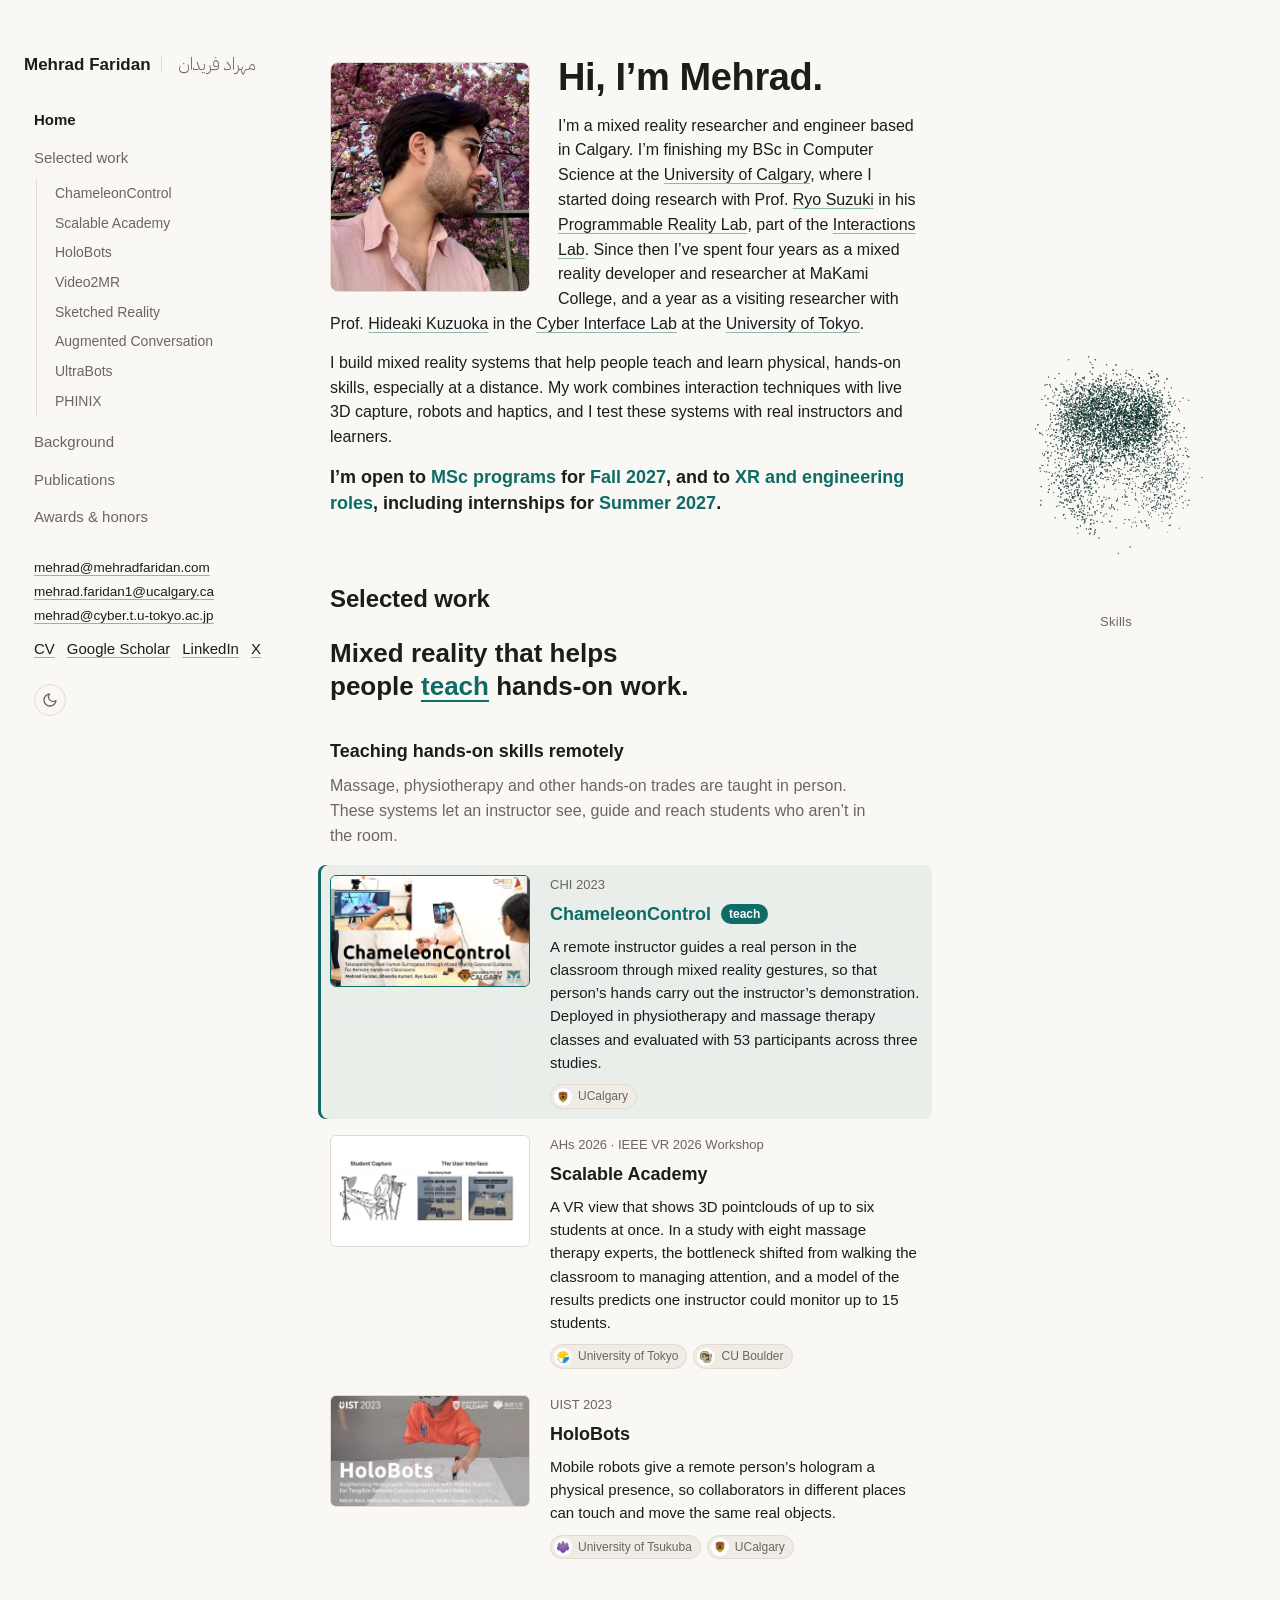
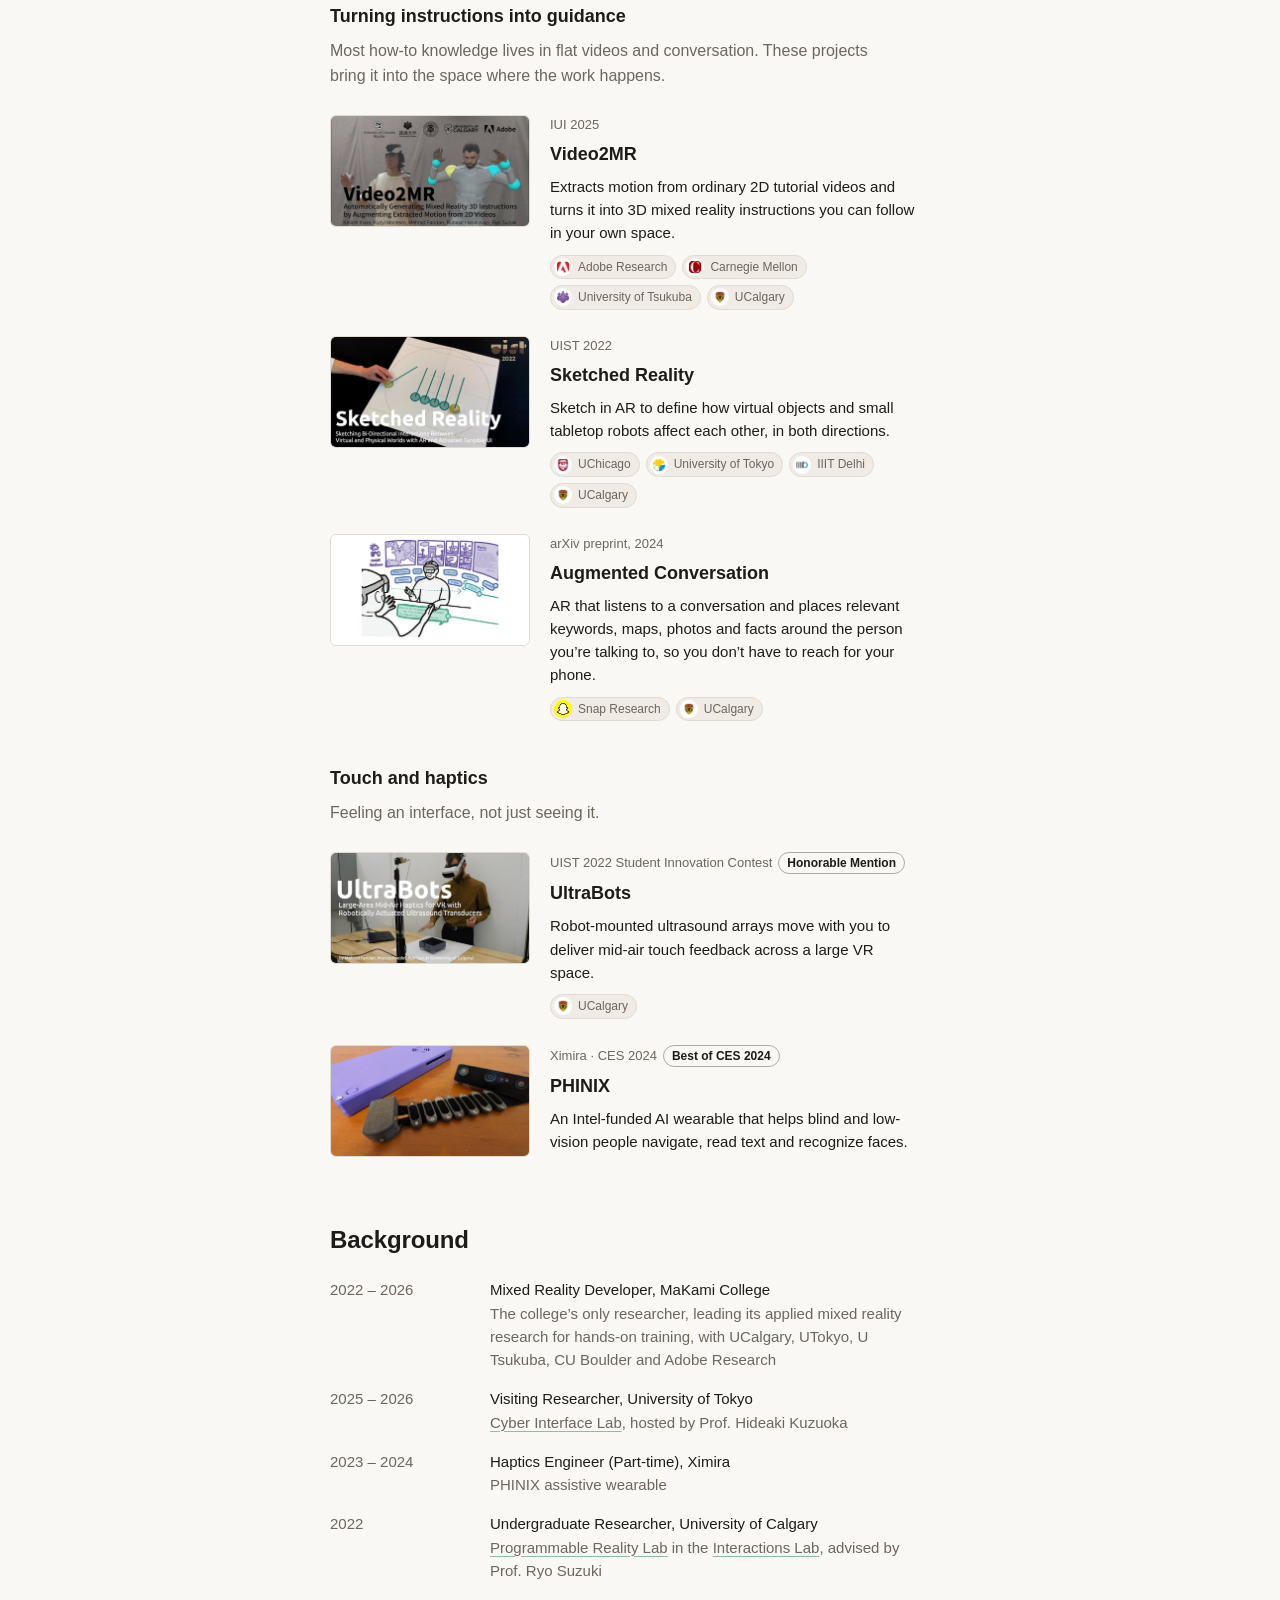
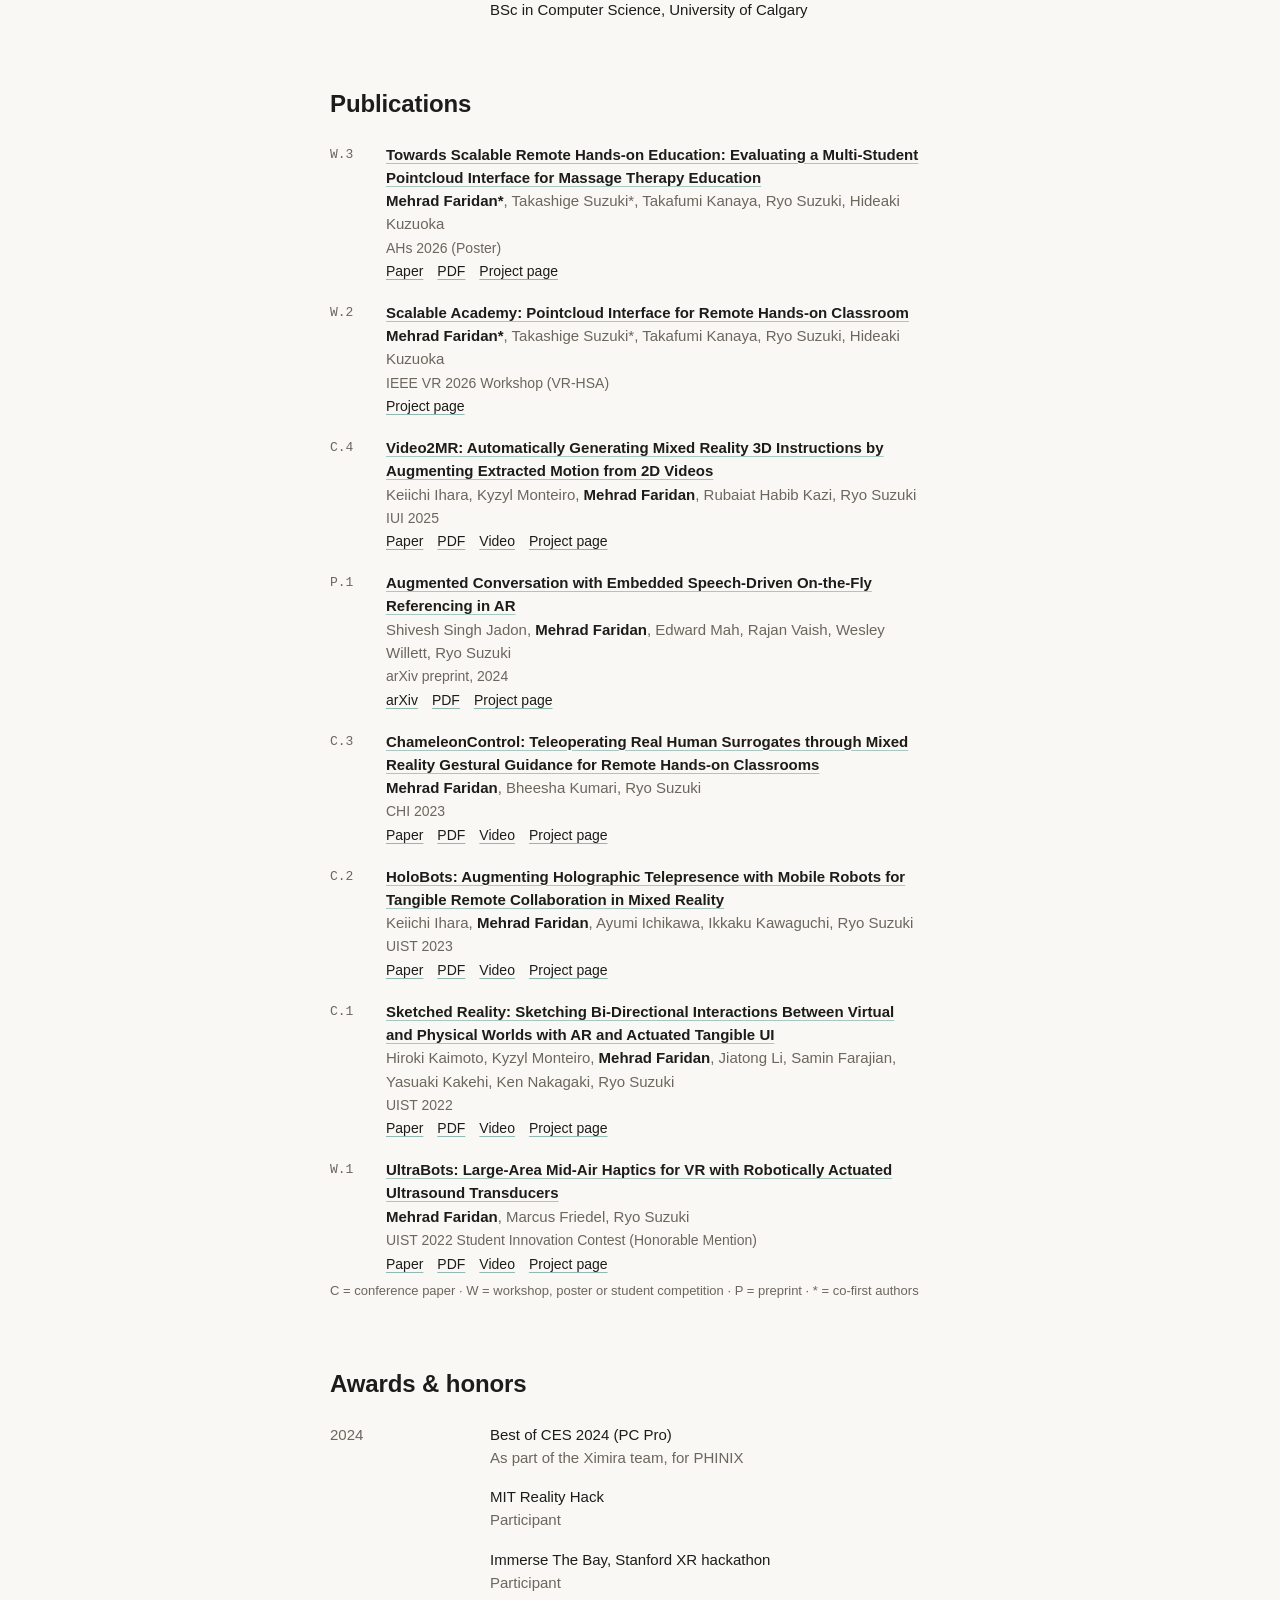
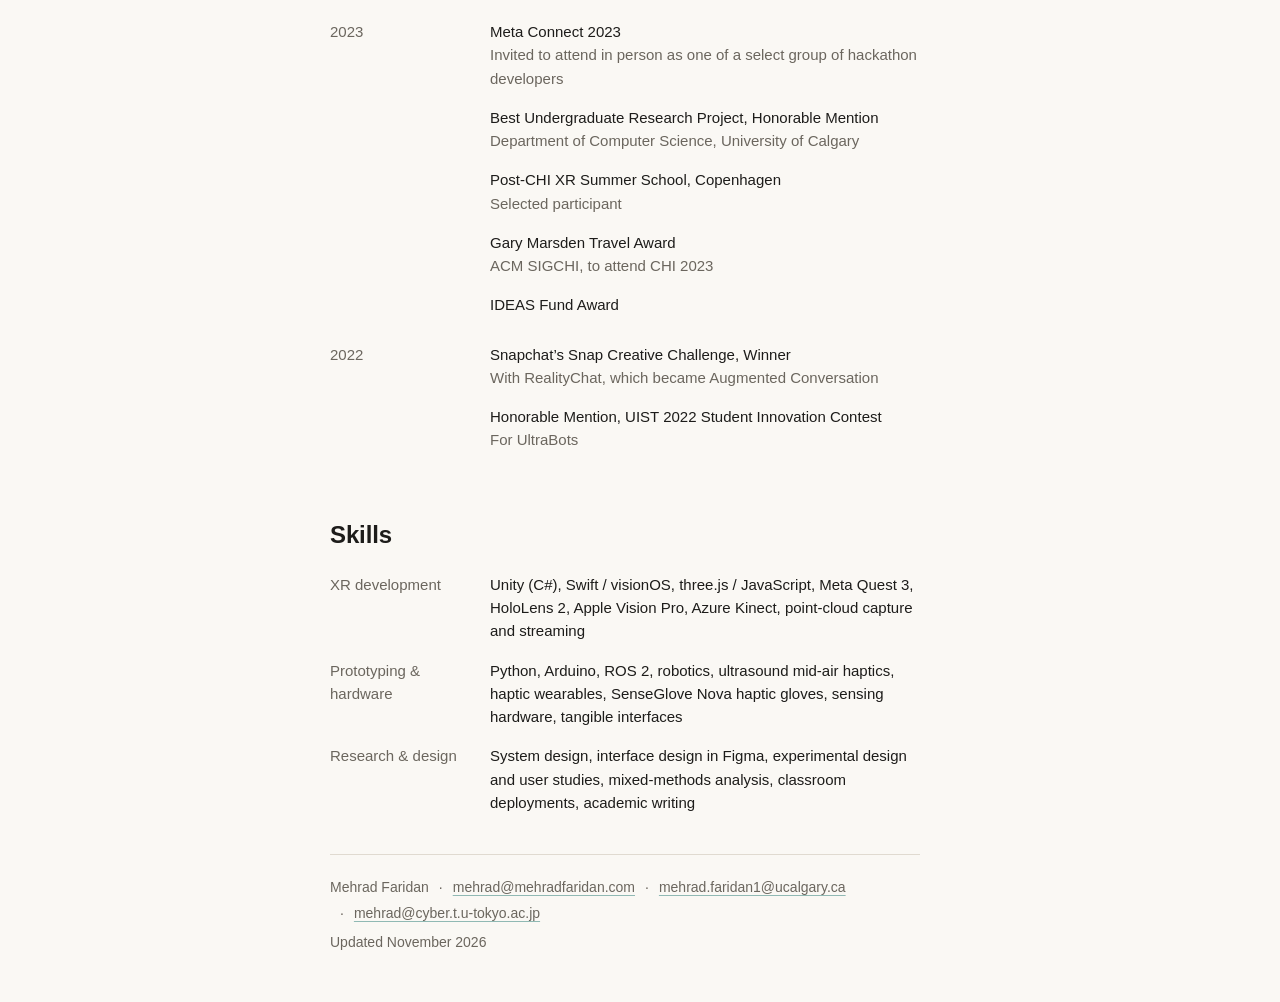
<file: index.html>
<!doctype html>
<html lang="en">
<head>
<meta charset="utf-8">
<meta name="viewport" content="width=device-width, initial-scale=1, viewport-fit=cover">
<title>Mehrad Faridan</title>
<meta name="description" content="Mehrad Faridan builds mixed reality systems that help people teach and learn hands-on skills.">
<link rel="canonical" href="https://mehradfaridan.com/">
<meta property="og:type" content="website">
<meta property="og:site_name" content="Mehrad Faridan">
<meta property="og:title" content="Mehrad Faridan">
<meta property="og:description" content="Mehrad Faridan builds mixed reality systems that help people teach and learn hands-on skills.">
<meta property="og:url" content="https://mehradfaridan.com/">
<meta property="og:image" content="https://mehradfaridan.com/images/og/home.jpg">
<meta property="og:image:width" content="1200">
<meta property="og:image:height" content="630">
<meta name="twitter:card" content="summary_large_image">
<meta name="twitter:site" content="@MehradFaridan">
<meta name="google-site-verification" content="5P3ECY_R3hvRohmBQViv0w8WhBuQHhcVo-6cavG3YNI" />
<link rel="stylesheet" href="/assets/site.css">
<script src="/assets/theme.js"></script>
<script src="/assets/analytics.js" defer></script>
<script src="/assets/nav.js" defer></script>
<script type="module" src="/assets/companion.js"></script>
</head>
<body>

<div class="shell">
  <header class="topbar">
    <a class="brand" href="/#top">Mehrad Faridan<span class="sep" aria-hidden="true"></span> <span class="native" lang="fa" dir="rtl">مهراد فریدان</span></a>
    <button type="button" class="menu-btn" aria-label="Open menu" aria-expanded="false" aria-controls="sidebar"><svg viewBox="0 0 24 24" fill="none" stroke="currentColor" stroke-width="2" stroke-linecap="round" aria-hidden="true"><path d="M4 7h16M4 12h16M4 17h16"/></svg></button>
  </header>

  <aside class="sidebar" id="sidebar" aria-label="Site navigation">
    <div class="side-head">
      <a class="brand" href="/#top">Mehrad Faridan<span class="sep" aria-hidden="true"></span> <span class="native" lang="fa" dir="rtl">مهراد فریدان</span></a>
      <button type="button" class="menu-close" aria-label="Close menu"><svg viewBox="0 0 24 24" fill="none" stroke="currentColor" stroke-width="2" stroke-linecap="round" aria-hidden="true"><path d="M6 6l12 12M18 6L6 18"/></svg></button>
    </div>
    <nav class="side-nav" aria-label="Sections">
      <a href="/#top" data-section="top">Home</a>
      <a href="/#work" data-section="work">Selected work</a>
      <ul class="side-projects">
          <li><a href="/work/chameleoncontrol/">ChameleonControl</a></li>
          <li><a href="/work/scalable-academy/">Scalable Academy</a></li>
          <li><a href="/work/holobots/">HoloBots</a></li>
          <li><a href="/work/video2mr/">Video2MR</a></li>
          <li><a href="/work/sketched-reality/">Sketched Reality</a></li>
          <li><a href="/work/augmented-conversation/">Augmented Conversation</a></li>
          <li><a href="/work/ultrabots/">UltraBots</a></li>
          <li><a href="/work/phinix/">PHINIX</a></li>
      </ul>
      <a href="/#background" data-section="background">Background</a>
      <a href="/#publications" data-section="publications">Publications</a>
      <a href="/#awards" data-section="awards">Awards &amp; honors</a>
    </nav>
    <div class="side-links">
      <div class="side-email"><a href="mailto:mehrad@mehradfaridan.com">mehrad@mehradfaridan.com</a><a href="mailto:mehrad.faridan1@ucalgary.ca">mehrad.faridan1@ucalgary.ca</a><a href="mailto:mehrad@cyber.t.u-tokyo.ac.jp">mehrad@cyber.t.u-tokyo.ac.jp</a></div>
      <a href="/Mehrad_Faridan_CV.pdf">CV</a>
      <a href="https://scholar.google.ca/citations?user=amh7v2EAAAAJ&amp;hl=en">Google Scholar</a>
      <a href="https://www.linkedin.com/in/mehradfaridan/">LinkedIn</a>
      <a href="https://x.com/MehradFaridan">X</a>
    </div>
    <button type="button" class="theme-toggle" aria-label="Switch color theme"><svg class="moon" viewBox="0 0 24 24" fill="none" stroke="currentColor" stroke-width="2" stroke-linecap="round" stroke-linejoin="round" aria-hidden="true"><path d="M21 12.8A9 9 0 1 1 11.2 3a7 7 0 0 0 9.8 9.8z"/></svg><svg class="sun" viewBox="0 0 24 24" fill="none" stroke="currentColor" stroke-width="2" stroke-linecap="round" aria-hidden="true"><circle cx="12" cy="12" r="4"/><path d="M12 2v2M12 20v2M4.9 4.9l1.4 1.4M17.7 17.7l1.4 1.4M2 12h2M20 12h2M4.9 19.1l1.4-1.4M17.7 6.3l1.4-1.4"/></svg></button>
  </aside>
  <div class="scrim" hidden></div>

  <div class="wrap">

  <main id="top">
    <section class="intro" aria-label="About">
      <img class="photo" src="/images/headshot.jpg" alt="Mehrad Faridan" width="148" height="170">
      <div class="intro-text">
        <h1>Hi, I’m Mehrad.</h1>
        <p>I’m a mixed reality researcher and engineer based in Calgary. I’m finishing my BSc in Computer Science at the <a href="https://ucalgary.ca">University of Calgary</a>, where I started doing research with Prof. <a href="https://ryosuzuki.org/">Ryo Suzuki</a> in his <a href="https://programmable-reality-lab.github.io/">Programmable Reality Lab</a>, part of the <a href="https://ilab.ucalgary.ca/">Interactions Lab</a>. Since then I’ve spent four years as a mixed reality developer and researcher at MaKami College, and a year as a visiting researcher with Prof. <a href="https://www.cyber.t.u-tokyo.ac.jp/en/members">Hideaki Kuzuoka</a> in the <a href="https://www.cyber.t.u-tokyo.ac.jp/en">Cyber Interface Lab</a> at the <a href="https://www.u-tokyo.ac.jp/en/">University of Tokyo</a>.</p>
        <p>I build mixed reality systems that help people teach and learn physical, hands-on skills, especially at a distance. My work combines interaction techniques with live 3D capture, robots and haptics, and I test these systems with real instructors and learners.</p>
        <p class="looking">I’m open to <em>MSc programs</em> for <em>Fall 2027</em>, and to <em>XR and engineering roles</em>, including internships for <em>Summer 2027</em>.</p>
      </div>
    </section>

    <section id="work" aria-labelledby="work-h">
      <h2 id="work-h">Selected work</h2>
      <p class="lede flip-thesis">Mixed reality that helps people <button type="button" class="flip-verb" aria-label="teach. Go to this work"><span class="verb-roll" aria-hidden="true"><span class="roll-in"><span class="w">teach</span></span></span></button> hands-on work.</p>

      <div class="theme">
        <h3>Teaching hands-on skills remotely</h3>
        <p>Massage, physiotherapy and other hands-on trades are taught in person. These systems let an instructor see, guide and reach students who aren’t in the room.</p>
        <div class="projects">
          <a class="project" href="/work/chameleoncontrol/" id="w-chameleoncontrol" data-verb="teach">
            <div class="thumb"><img src="/images/chameleoncontrol-thumb.jpg" alt="ChameleonControl video thumbnail" loading="lazy"></div>
            <div>
              <div class="meta"><span>CHI 2023</span></div>
              <h3>ChameleonControl<span class="verb-tag">teach</span></h3>
              <p>A remote instructor guides a real person in the classroom through mixed reality gestures, so that person’s hands carry out the instructor’s demonstration. Deployed in physiotherapy and massage therapy classes and evaluated with 53 participants across three studies.</p>
              <div class="with" aria-label="In collaboration with"><span><img src="/images/orgs/ucalgary.png" alt="" width="18" height="18">UCalgary</span></div>
            </div>
          </a>
          <a class="project" href="/work/scalable-academy/" id="w-scalable-academy" data-verb="supervise">
            <div class="thumb"><img src="/images/scalable-academy-thumb.jpg" alt="Scalable Academy: depth-camera capture of a student and the instructor’s VR interface" loading="lazy"></div>
            <div>
              <div class="meta"><span>AHs 2026 · IEEE VR 2026 Workshop</span></div>
              <h3>Scalable Academy<span class="verb-tag">supervise</span></h3>
              <p>A VR view that shows 3D pointclouds of up to six students at once. In a study with eight massage therapy experts, the bottleneck shifted from walking the classroom to managing attention, and a model of the results predicts one instructor could monitor up to 15 students.</p>
              <div class="with" aria-label="In collaboration with"><span><img src="/images/orgs/utokyo.png" alt="" width="18" height="18">University of Tokyo</span><span><img src="/images/orgs/cuboulder.png" alt="" width="18" height="18">CU Boulder</span></div>
            </div>
          </a>
          <a class="project" href="/work/holobots/" id="w-holobots" data-verb="share">
            <div class="thumb"><img src="/images/holobots-thumb.jpg" alt="HoloBots video thumbnail" loading="lazy"></div>
            <div>
              <div class="meta"><span>UIST 2023</span></div>
              <h3>HoloBots<span class="verb-tag">share</span></h3>
              <p>Mobile robots give a remote person’s hologram a physical presence, so collaborators in different places can touch and move the same real objects.</p>
              <div class="with" aria-label="In collaboration with"><span><img src="/images/orgs/tsukuba.png" alt="" width="18" height="18">University of Tsukuba</span><span><img src="/images/orgs/ucalgary.png" alt="" width="18" height="18">UCalgary</span></div>
            </div>
          </a>
        </div>
      </div>

      <div class="theme">
        <h3>Turning instructions into guidance</h3>
        <p>Most how-to knowledge lives in flat videos and conversation. These projects bring it into the space where the work happens.</p>
        <div class="projects">
          <a class="project" href="/work/video2mr/" id="w-video2mr" data-verb="learn">
            <div class="thumb"><img src="/images/video2mr-thumb.jpg" alt="Video2MR video thumbnail" loading="lazy"></div>
            <div>
              <div class="meta"><span>IUI 2025</span></div>
              <h3>Video2MR<span class="verb-tag">learn</span></h3>
              <p>Extracts motion from ordinary 2D tutorial videos and turns it into 3D mixed reality instructions you can follow in your own space.</p>
              <div class="with" aria-label="In collaboration with"><span><img src="/images/orgs/adobe.png" alt="" width="18" height="18">Adobe Research</span><span><img src="/images/orgs/cmu.png" alt="" width="18" height="18">Carnegie Mellon</span><span><img src="/images/orgs/tsukuba.png" alt="" width="18" height="18">University of Tsukuba</span><span><img src="/images/orgs/ucalgary.png" alt="" width="18" height="18">UCalgary</span></div>
            </div>
          </a>
          <a class="project" href="/work/sketched-reality/" id="w-sketched-reality" data-verb="prototype">
            <div class="thumb"><img src="/images/sketched-reality-thumb.jpg" alt="Sketched Reality video thumbnail" loading="lazy"></div>
            <div>
              <div class="meta"><span>UIST 2022</span></div>
              <h3>Sketched Reality<span class="verb-tag">prototype</span></h3>
              <p>Sketch in AR to define how virtual objects and small tabletop robots affect each other, in both directions.</p>
              <div class="with" aria-label="In collaboration with"><span><img src="/images/orgs/uchicago.png" alt="" width="18" height="18">UChicago</span><span><img src="/images/orgs/utokyo.png" alt="" width="18" height="18">University of Tokyo</span><span><img src="/images/orgs/iiitd.png" alt="" width="18" height="18">IIIT Delhi</span><span><img src="/images/orgs/ucalgary.png" alt="" width="18" height="18">UCalgary</span></div>
            </div>
          </a>
          <a class="project" href="/work/augmented-conversation/" id="w-augmented-conversation" data-verb="discuss">
            <div class="thumb"><img src="/images/augmented-conversation-thumb.jpg" alt="Two people talking; one sees conversation keywords, a map and photos in AR" loading="lazy"></div>
            <div>
              <div class="meta"><span>arXiv preprint, 2024</span></div>
              <h3>Augmented Conversation<span class="verb-tag">discuss</span></h3>
              <p>AR that listens to a conversation and places relevant keywords, maps, photos and facts around the person you’re talking to, so you don’t have to reach for your phone.</p>
              <div class="with" aria-label="In collaboration with"><span><img src="/images/orgs/snap.png" alt="" width="18" height="18">Snap Research</span><span><img src="/images/orgs/ucalgary.png" alt="" width="18" height="18">UCalgary</span></div>
            </div>
          </a>
        </div>
      </div>

      <div class="theme">
        <h3>Touch and haptics</h3>
        <p>Feeling an interface, not just seeing it.</p>
        <div class="projects">
          <a class="project" href="/work/ultrabots/" id="w-ultrabots" data-verb="feel">
            <div class="thumb"><img src="/images/ultrabots-thumb.jpg" alt="UltraBots video thumbnail" loading="lazy"></div>
            <div>
              <div class="meta"><span>UIST 2022 Student Innovation Contest</span><span class="pill">Honorable Mention</span></div>
              <h3>UltraBots<span class="verb-tag">feel</span></h3>
              <p>Robot-mounted ultrasound arrays move with you to deliver mid-air touch feedback across a large VR space.</p>
              <div class="with" aria-label="In collaboration with"><span><img src="/images/orgs/ucalgary.png" alt="" width="18" height="18">UCalgary</span></div>
            </div>
          </a>
          <a class="project" href="/work/phinix/" id="w-phinix" data-verb="see">
            <div class="thumb"><img src="/images/phinix-thumb.jpg" alt="PHINIX hardware: compute box, depth camera and haptic bracelet" loading="lazy"></div>
            <div>
              <div class="meta"><span>Ximira · CES 2024</span><span class="pill">Best of CES 2024</span></div>
              <h3>PHINIX<span class="verb-tag">see</span></h3>
              <p>An Intel-funded AI wearable that helps blind and low-vision people navigate, read text and recognize faces.</p>
            </div>
          </a>
        </div>
      </div>
    </section>

    <section id="background" aria-labelledby="bg-h">
      <h2 id="bg-h">Background</h2>
      <div class="bg">
        <div class="bg-row"><span class="when">2022 – 2026</span><span>Mixed Reality Developer, MaKami College<span class="sub">The college’s only researcher, leading its applied mixed reality research for hands-on training, with UCalgary, UTokyo, U Tsukuba, CU Boulder and Adobe Research</span></span></div>
        <div class="bg-row"><span class="when">2025 – 2026</span><span>Visiting Researcher, University of Tokyo<span class="sub"><a href="https://www.cyber.t.u-tokyo.ac.jp/en">Cyber Interface Lab</a>, hosted by Prof. Hideaki Kuzuoka</span></span></div>
        <div class="bg-row"><span class="when">2023 – 2024</span><span>Haptics Engineer (Part-time), Ximira<span class="sub">PHINIX assistive wearable</span></span></div>
        <div class="bg-row"><span class="when">2022</span><span>Undergraduate Researcher, University of Calgary<span class="sub"><a href="https://programmable-reality-lab.github.io/">Programmable Reality Lab</a> in the <a href="https://ilab.ucalgary.ca/">Interactions Lab</a>, advised by Prof. Ryo Suzuki</span></span></div>
        <div class="bg-row"><span class="when"></span><span>BSc in Computer Science, University of Calgary</span></div>
      </div>
    </section>

    <section id="publications" aria-labelledby="pubs-h">
      <h2 id="pubs-h">Publications</h2>
      <div class="pubs">
        <div class="pub"><span class="tag">W.3</span><div><span class="t"><a href="/work/scalable-academy/">Towards Scalable Remote Hands-on Education: Evaluating a Multi-Student Pointcloud Interface for Massage Therapy Education</a></span><span class="a"><b>Mehrad Faridan*</b>, Takashige Suzuki*, Takafumi Kanaya, Ryo Suzuki, Hideaki Kuzuoka</span><span class="v">AHs 2026 (Poster)</span><span class="pub-links"><a href="https://doi.org/10.1145/3795011.3797396">Paper</a><a href="https://dl.acm.org/doi/pdf/10.1145/3795011.3797396">PDF</a><a href="/work/scalable-academy/">Project page</a></span></div></div>
        <div class="pub"><span class="tag">W.2</span><div><span class="t"><a href="/work/scalable-academy/">Scalable Academy: Pointcloud Interface for Remote Hands-on Classroom</a></span><span class="a"><b>Mehrad Faridan*</b>, Takashige Suzuki*, Takafumi Kanaya, Ryo Suzuki, Hideaki Kuzuoka</span><span class="v">IEEE VR 2026 Workshop (VR-HSA)</span><span class="pub-links"><a href="/work/scalable-academy/">Project page</a></span></div></div>
        <div class="pub"><span class="tag">C.4</span><div><span class="t"><a href="/work/video2mr/">Video2MR: Automatically Generating Mixed Reality 3D Instructions by Augmenting Extracted Motion from 2D Videos</a></span><span class="a">Keiichi Ihara, Kyzyl Monteiro, <b>Mehrad Faridan</b>, Rubaiat Habib Kazi, Ryo Suzuki</span><span class="v">IUI 2025</span><span class="pub-links"><a href="https://doi.org/10.1145/3708359.3712159">Paper</a><a href="https://arxiv.org/pdf/2405.18565">PDF</a><a href="https://www.youtube.com/watch?v=f1L-2US25PU">Video</a><a href="/work/video2mr/">Project page</a></span></div></div>
        <div class="pub"><span class="tag">P.1</span><div><span class="t"><a href="/work/augmented-conversation/">Augmented Conversation with Embedded Speech-Driven On-the-Fly Referencing in AR</a></span><span class="a">Shivesh Singh Jadon, <b>Mehrad Faridan</b>, Edward Mah, Rajan Vaish, Wesley Willett, Ryo Suzuki</span><span class="v">arXiv preprint, 2024</span><span class="pub-links"><a href="https://arxiv.org/abs/2405.18537">arXiv</a><a href="https://arxiv.org/pdf/2405.18537">PDF</a><a href="/work/augmented-conversation/">Project page</a></span></div></div>
        <div class="pub"><span class="tag">C.3</span><div><span class="t"><a href="/work/chameleoncontrol/">ChameleonControl: Teleoperating Real Human Surrogates through Mixed Reality Gestural Guidance for Remote Hands-on Classrooms</a></span><span class="a"><b>Mehrad Faridan</b>, Bheesha Kumari, Ryo Suzuki</span><span class="v">CHI 2023</span><span class="pub-links"><a href="https://doi.org/10.1145/3544548.3581381">Paper</a><a href="https://arxiv.org/pdf/2302.11053">PDF</a><a href="https://www.youtube.com/watch?v=VOe3fETd3sk">Video</a><a href="/work/chameleoncontrol/">Project page</a></span></div></div>
        <div class="pub"><span class="tag">C.2</span><div><span class="t"><a href="/work/holobots/">HoloBots: Augmenting Holographic Telepresence with Mobile Robots for Tangible Remote Collaboration in Mixed Reality</a></span><span class="a">Keiichi Ihara, <b>Mehrad Faridan</b>, Ayumi Ichikawa, Ikkaku Kawaguchi, Ryo Suzuki</span><span class="v">UIST 2023</span><span class="pub-links"><a href="https://doi.org/10.1145/3586183.3606727">Paper</a><a href="https://arxiv.org/pdf/2307.16114">PDF</a><a href="https://www.youtube.com/watch?v=KSBPtiXy8Hg">Video</a><a href="/work/holobots/">Project page</a></span></div></div>
        <div class="pub"><span class="tag">C.1</span><div><span class="t"><a href="/work/sketched-reality/">Sketched Reality: Sketching Bi-Directional Interactions Between Virtual and Physical Worlds with AR and Actuated Tangible UI</a></span><span class="a">Hiroki Kaimoto, Kyzyl Monteiro, <b>Mehrad Faridan</b>, Jiatong Li, Samin Farajian, Yasuaki Kakehi, Ken Nakagaki, Ryo Suzuki</span><span class="v">UIST 2022</span><span class="pub-links"><a href="https://doi.org/10.1145/3526113.3545626">Paper</a><a href="https://arxiv.org/pdf/2208.06341">PDF</a><a href="https://www.youtube.com/watch?v=xy-IeVgoEpY">Video</a><a href="/work/sketched-reality/">Project page</a></span></div></div>
        <div class="pub"><span class="tag">W.1</span><div><span class="t"><a href="/work/ultrabots/">UltraBots: Large-Area Mid-Air Haptics for VR with Robotically Actuated Ultrasound Transducers</a></span><span class="a"><b>Mehrad Faridan</b>, Marcus Friedel, Ryo Suzuki</span><span class="v">UIST 2022 Student Innovation Contest (Honorable Mention)</span><span class="pub-links"><a href="https://doi.org/10.1145/3526114.3561350">Paper</a><a href="https://arxiv.org/pdf/2210.01357">PDF</a><a href="https://www.youtube.com/watch?v=jMYAQzzQ_PI">Video</a><a href="/work/ultrabots/">Project page</a></span></div></div>
      </div>
      <p class="note">C = conference paper · W = workshop, poster or student competition · P = preprint · * = co-first authors</p>
    </section>

    <section id="awards" aria-labelledby="awards-h">
      <h2 id="awards-h">Awards &amp; honors</h2>
      <div class="bg">
        <div class="bg-row year-start"><span class="when">2024</span><span>Best of CES 2024 (PC Pro)<span class="sub">As part of the Ximira team, for PHINIX</span></span></div>
        <div class="bg-row"><span class="when"></span><span>MIT Reality Hack<span class="sub">Participant</span></span></div>
        <div class="bg-row"><span class="when"></span><span>Immerse The Bay, Stanford XR hackathon<span class="sub">Participant</span></span></div>
        <div class="bg-row year-start"><span class="when">2023</span><span>Meta Connect 2023<span class="sub">Invited to attend in person as one of a select group of hackathon developers</span></span></div>
        <div class="bg-row"><span class="when"></span><span>Best Undergraduate Research Project, Honorable Mention<span class="sub">Department of Computer Science, University of Calgary</span></span></div>
        <div class="bg-row"><span class="when"></span><span>Post-CHI XR Summer School, Copenhagen<span class="sub">Selected participant</span></span></div>
        <div class="bg-row"><span class="when"></span><span>Gary Marsden Travel Award<span class="sub">ACM SIGCHI, to attend CHI 2023</span></span></div>
        <div class="bg-row"><span class="when"></span><span>IDEAS Fund Award</span></div>
        <div class="bg-row year-start"><span class="when">2022</span><span>Snapchat’s Snap Creative Challenge, Winner<span class="sub">With RealityChat, which became Augmented Conversation</span></span></div>
        <div class="bg-row"><span class="when"></span><span>Honorable Mention, UIST 2022 Student Innovation Contest<span class="sub">For UltraBots</span></span></div>
      </div>
    </section>

    <section id="skills" aria-labelledby="skills-h">
      <h2 id="skills-h">Skills</h2>
      <div class="bg">
        <div class="bg-row"><span class="when">XR development</span><span>Unity (C#), Swift / visionOS, three.js / JavaScript, Meta Quest 3, HoloLens 2, Apple Vision Pro, Azure Kinect, point-cloud capture and streaming</span></div>
        <div class="bg-row"><span class="when">Prototyping &amp; hardware</span><span>Python, Arduino, ROS 2, robotics, ultrasound mid-air haptics, haptic wearables, SenseGlove Nova haptic gloves, sensing hardware, tangible interfaces</span></div>
        <div class="bg-row"><span class="when">Research &amp; design</span><span>System design, interface design in Figma, experimental design and user studies, mixed-methods analysis, classroom deployments, academic writing</span></div>
      </div>
    </section>
  </main>

  <footer>
    <div class="contact"><span>Mehrad Faridan</span><span><a href="mailto:mehrad@mehradfaridan.com">mehrad@mehradfaridan.com</a></span><span><a href="mailto:mehrad.faridan1@ucalgary.ca">mehrad.faridan1@ucalgary.ca</a></span><span><a href="mailto:mehrad@cyber.t.u-tokyo.ac.jp">mehrad@cyber.t.u-tokyo.ac.jp</a></span></div>
    <span>Updated November 2026</span>
  </footer>
  </div>
  <aside class="companion" aria-hidden="true"><canvas></canvas><p class="companion-label"></p></aside>
</div>

<script>
(function () {
  var btn = document.querySelector('.flip-verb');
  var roll = btn && btn.querySelector('.verb-roll');
  var items = Array.prototype.slice.call(document.querySelectorAll('.project[data-verb]'));
  if (!btn || !roll || !items.length) return;
  var reduce = window.matchMedia && window.matchMedia('(prefers-reduced-motion: reduce)').matches;
  var i = 0, timer = null, paused = false;
  var measure = document.createElement('span');
  measure.style.cssText = 'position:absolute;visibility:hidden;white-space:nowrap;font:inherit';
  btn.appendChild(measure);
  function widthOf(t) { measure.textContent = t; return measure.getBoundingClientRect().width; }
  // Reserve the headline's height for its longest verb, so the page below never jumps when a word wraps.
  var lede = btn.closest('.lede');
  function reserveHeight() {
    var longest = items.map(function (el) { return el.getAttribute('data-verb'); })
      .sort(function (a, b) { return widthOf(b) - widthOf(a); })[0];
    var clone = lede.cloneNode(true);
    clone.setAttribute('aria-hidden', 'true');
    clone.style.cssText = 'position:absolute;visibility:hidden;left:0;top:0;min-height:0;width:' + lede.getBoundingClientRect().width + 'px';
    var r = clone.querySelector('.verb-roll');
    r.innerHTML = '<span><span class="w"></span></span>';
    r.querySelector('.w').textContent = longest;
    r.style.width = 'auto';
    lede.parentNode.appendChild(clone);
    lede.style.minHeight = clone.getBoundingClientRect().height + 'px';
    lede.parentNode.removeChild(clone);
  }
  var resizeQueued = false;
  window.addEventListener('resize', function () {
    if (resizeQueued) return;
    resizeQueued = true;
    requestAnimationFrame(function () { resizeQueued = false; reserveHeight(); });
  });
  if (document.fonts && document.fonts.ready) document.fonts.ready.then(reserveHeight);
  function show(n, animate) {
    i = (n + items.length) % items.length;
    var item = items[i], verb = item.getAttribute('data-verb');
    var cur = roll.querySelector('.roll-in');
    if (animate && !reduce && cur) {
      cur.className = 'roll-out';
      setTimeout(function () { if (cur.parentNode) cur.parentNode.removeChild(cur); }, 650);
    } else {
      roll.textContent = '';
    }
    var next = document.createElement('span');
    next.className = 'roll-in';
    next.innerHTML = '<span class="w"></span>';
    next.firstChild.textContent = verb;
    roll.appendChild(next);
    roll.style.width = Math.ceil(widthOf(verb)) + 'px';
    btn.setAttribute('aria-label', verb + '. Go to this work');
    items.forEach(function (el, k) { el.classList.toggle('is-on', k === i); });
    // Lets the point-cloud companion morph in step with the word.
    document.dispatchEvent(new CustomEvent('verbchange', { detail: { id: item.id } }));
  }
  function tick() { if (!paused) show(i + 1, true); }
  function start() { stop(); timer = setInterval(tick, reduce ? 4000 : 2600); }
  function stop() { if (timer) clearInterval(timer); timer = null; }
  btn.addEventListener('click', function () { items[i].scrollIntoView({ behavior: reduce ? 'auto' : 'smooth', block: 'center' }); });
  items.forEach(function (el, k) {
    el.addEventListener('mouseenter', function () { paused = true; if (k !== i) show(k, true); });
    el.addEventListener('mouseleave', function () { paused = false; });
  });
  btn.addEventListener('mouseenter', function () { paused = true; });
  btn.addEventListener('mouseleave', function () { paused = false; });
  btn.addEventListener('focus', function () { paused = true; });
  btn.addEventListener('blur', function () { paused = false; });
  document.addEventListener('visibilitychange', function () { document.hidden ? stop() : start(); });
  show(0, false);
  reserveHeight();
  start();
})();
</script>

</body></html>
</file>
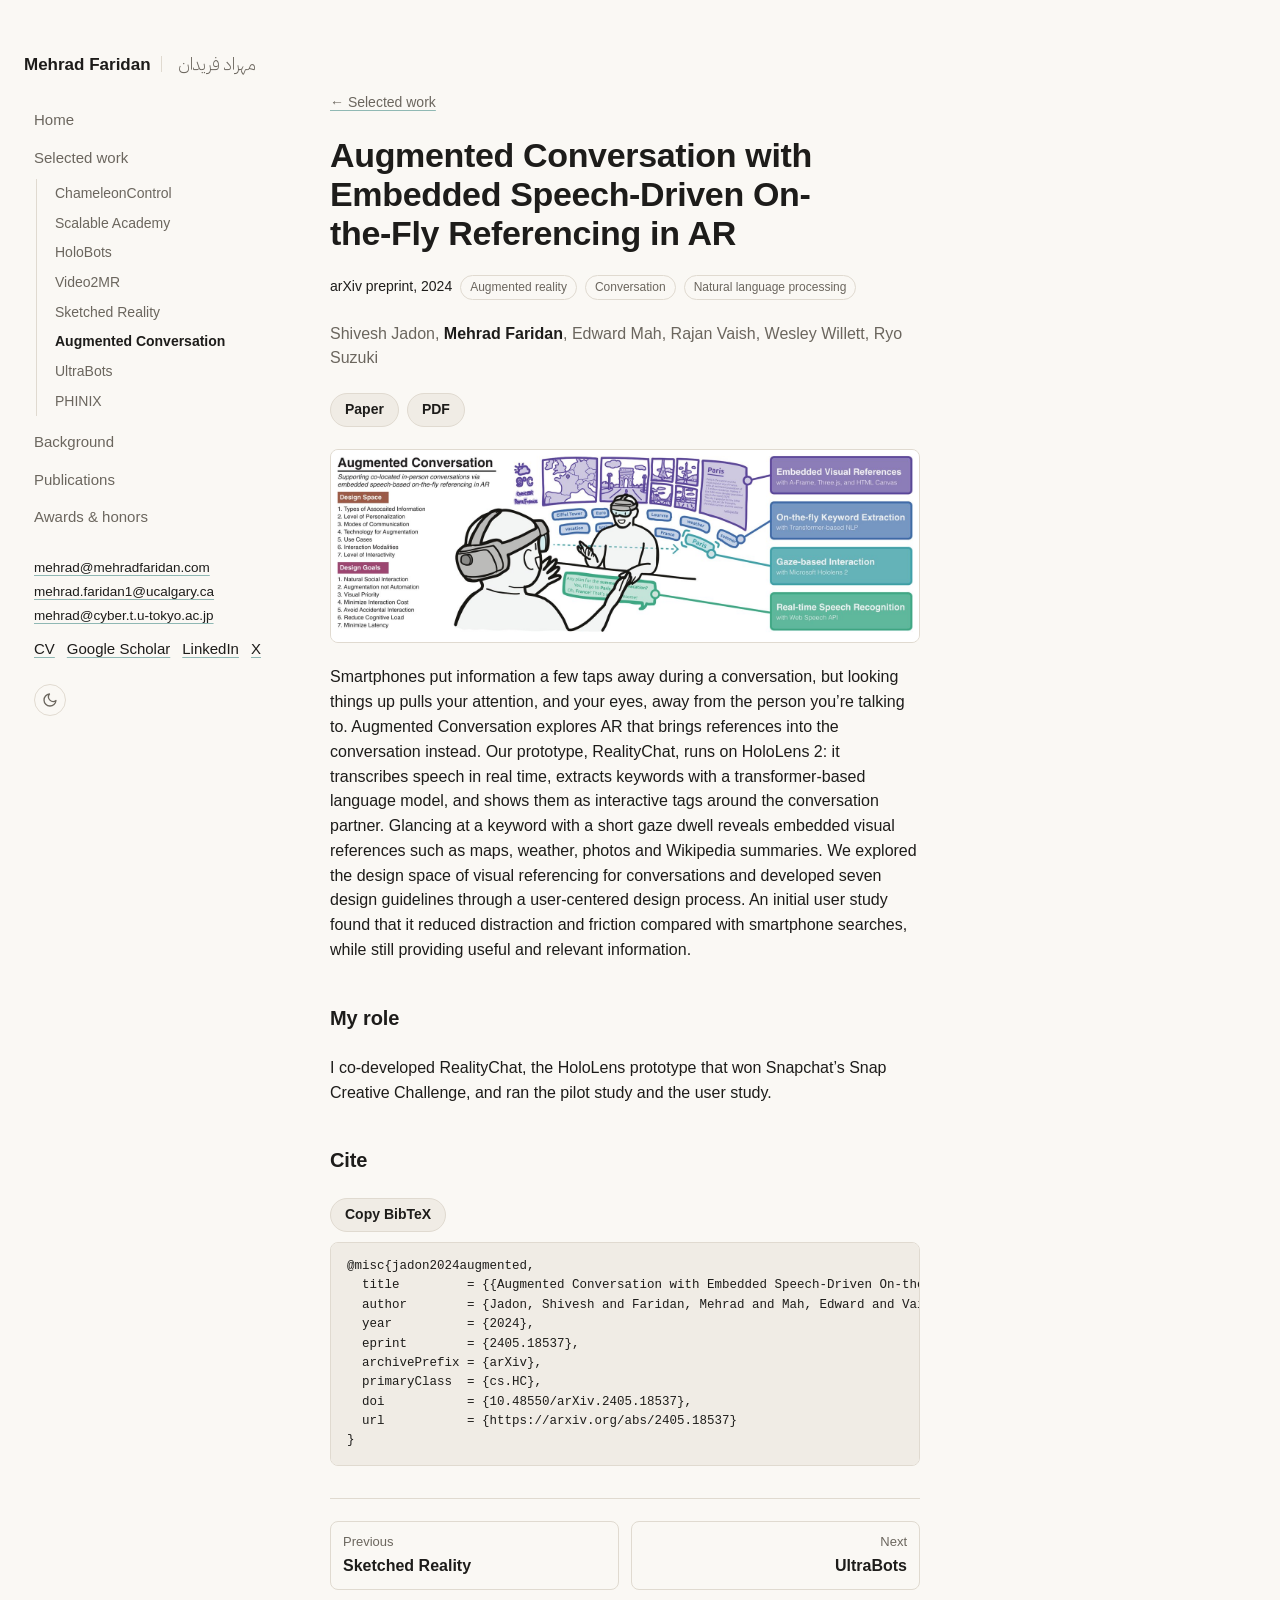
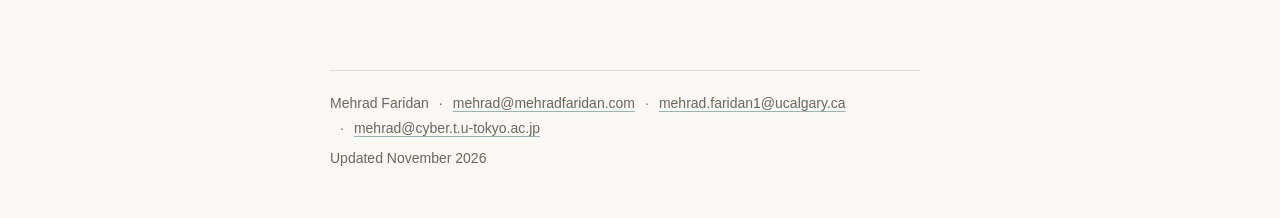
<file: work/augmented-conversation/index.html>
<!doctype html>
<html lang="en">
<head>
<meta charset="utf-8">
<meta name="viewport" content="width=device-width, initial-scale=1, viewport-fit=cover">
<title>Augmented Conversation | Mehrad Faridan</title>
<meta name="description" content="AR that listens to a conversation and places relevant keywords, maps, photos and facts around the person you’re talking to, so you don’t have to reach for your phone.">
<link rel="canonical" href="https://mehradfaridan.com/work/augmented-conversation/">
<meta property="og:type" content="article">
<meta property="og:site_name" content="Mehrad Faridan">
<meta property="og:title" content="Augmented Conversation | Mehrad Faridan">
<meta property="og:description" content="AR that listens to a conversation and places relevant keywords, maps, photos and facts around the person you’re talking to, so you don’t have to reach for your phone.">
<meta property="og:url" content="https://mehradfaridan.com/work/augmented-conversation/">
<meta property="og:image" content="https://mehradfaridan.com/images/og/augmented-conversation.jpg">
<meta property="og:image:width" content="1200">
<meta property="og:image:height" content="630">
<meta name="twitter:card" content="summary_large_image">
<meta name="twitter:site" content="@MehradFaridan">
<link rel="stylesheet" href="/assets/site.css">
<script src="/assets/theme.js"></script>
<script src="/assets/analytics.js" defer></script>
<script src="/assets/nav.js" defer></script>
</head>
<body>

<div class="shell">
  <header class="topbar">
    <a class="brand" href="/#top">Mehrad Faridan<span class="sep" aria-hidden="true"></span> <span class="native" lang="fa" dir="rtl">مهراد فریدان</span></a>
    <button type="button" class="menu-btn" aria-label="Open menu" aria-expanded="false" aria-controls="sidebar"><svg viewBox="0 0 24 24" fill="none" stroke="currentColor" stroke-width="2" stroke-linecap="round" aria-hidden="true"><path d="M4 7h16M4 12h16M4 17h16"/></svg></button>
  </header>

  <aside class="sidebar" id="sidebar" aria-label="Site navigation">
    <div class="side-head">
      <a class="brand" href="/#top">Mehrad Faridan<span class="sep" aria-hidden="true"></span> <span class="native" lang="fa" dir="rtl">مهراد فریدان</span></a>
      <button type="button" class="menu-close" aria-label="Close menu"><svg viewBox="0 0 24 24" fill="none" stroke="currentColor" stroke-width="2" stroke-linecap="round" aria-hidden="true"><path d="M6 6l12 12M18 6L6 18"/></svg></button>
    </div>
    <nav class="side-nav" aria-label="Sections">
      <a href="/#top" data-section="top">Home</a>
      <a href="/#work" data-section="work">Selected work</a>
      <ul class="side-projects">
          <li><a href="/work/chameleoncontrol/">ChameleonControl</a></li>
          <li><a href="/work/scalable-academy/">Scalable Academy</a></li>
          <li><a href="/work/holobots/">HoloBots</a></li>
          <li><a href="/work/video2mr/">Video2MR</a></li>
          <li><a href="/work/sketched-reality/">Sketched Reality</a></li>
          <li><a href="/work/augmented-conversation/" aria-current="page">Augmented Conversation</a></li>
          <li><a href="/work/ultrabots/">UltraBots</a></li>
          <li><a href="/work/phinix/">PHINIX</a></li>
      </ul>
      <a href="/#background" data-section="background">Background</a>
      <a href="/#publications" data-section="publications">Publications</a>
      <a href="/#awards" data-section="awards">Awards &amp; honors</a>
    </nav>
    <div class="side-links">
      <div class="side-email"><a href="mailto:mehrad@mehradfaridan.com">mehrad@mehradfaridan.com</a><a href="mailto:mehrad.faridan1@ucalgary.ca">mehrad.faridan1@ucalgary.ca</a><a href="mailto:mehrad@cyber.t.u-tokyo.ac.jp">mehrad@cyber.t.u-tokyo.ac.jp</a></div>
      <a href="/Mehrad_Faridan_CV.pdf">CV</a>
      <a href="https://scholar.google.ca/citations?user=amh7v2EAAAAJ&amp;hl=en">Google Scholar</a>
      <a href="https://www.linkedin.com/in/mehradfaridan/">LinkedIn</a>
      <a href="https://x.com/MehradFaridan">X</a>
    </div>
    <button type="button" class="theme-toggle" aria-label="Switch color theme"><svg class="moon" viewBox="0 0 24 24" fill="none" stroke="currentColor" stroke-width="2" stroke-linecap="round" stroke-linejoin="round" aria-hidden="true"><path d="M21 12.8A9 9 0 1 1 11.2 3a7 7 0 0 0 9.8 9.8z"/></svg><svg class="sun" viewBox="0 0 24 24" fill="none" stroke="currentColor" stroke-width="2" stroke-linecap="round" aria-hidden="true"><circle cx="12" cy="12" r="4"/><path d="M12 2v2M12 20v2M4.9 4.9l1.4 1.4M17.7 17.7l1.4 1.4M2 12h2M20 12h2M4.9 19.1l1.4-1.4M17.7 6.3l1.4-1.4"/></svg></button>
  </aside>
  <div class="scrim" hidden></div>

  <div class="wrap">

  <main>
    <article class="paper">
      <a class="crumb" href="/#work">← Selected work</a>
      <h1>Augmented Conversation with Embedded Speech-Driven On-the-Fly Referencing in AR</h1>
      <div class="tags"><span>arXiv preprint, 2024</span><span class="chip">Augmented reality</span><span class="chip">Conversation</span><span class="chip">Natural language processing</span></div>
      <p class="authors">Shivesh Jadon, <b>Mehrad Faridan</b>, Edward Mah, Rajan Vaish, Wesley Willett, Ryo Suzuki</p>
      <div class="buttons"><a class="btn" href="https://arxiv.org/abs/2405.18537">Paper</a><a class="btn" href="https://arxiv.org/pdf/2405.18537">PDF</a></div>
      <figure class="hero"><img src="/images/augmented-conversation.jpg" alt="Two people talking; one wears an AR headset and sees keywords from the conversation, such as Paris and Eiffel Tower, plus a map, photos, weather and a Wikipedia summary floating around the other person"></figure>
      <p>Smartphones put information a few taps away during a conversation, but looking things up pulls your attention, and your eyes, away from the person you’re talking to. Augmented Conversation explores AR that brings references into the conversation instead. Our prototype, RealityChat, runs on HoloLens 2: it transcribes speech in real time, extracts keywords with a transformer-based language model, and shows them as interactive tags around the conversation partner. Glancing at a keyword with a short gaze dwell reveals embedded visual references such as maps, weather, photos and Wikipedia summaries. We explored the design space of visual referencing for conversations and developed seven design guidelines through a user-centered design process. An initial user study found that it reduced distraction and friction compared with smartphone searches, while still providing useful and relevant information.</p>
      <h2 id="role">My role</h2>
      <p>I co-developed RealityChat, the HoloLens prototype that won Snapchat’s Snap Creative Challenge, and ran the pilot study and the user study.</p>
      <h2 id="cite">Cite</h2>
      <div class="cite">
        <button type="button" class="btn" data-copy="bibtex">Copy BibTeX</button>
        <pre id="bibtex">@misc{jadon2024augmented,
  title         = {{Augmented Conversation with Embedded Speech-Driven On-the-Fly Referencing in AR}},
  author        = {Jadon, Shivesh and Faridan, Mehrad and Mah, Edward and Vaish, Rajan and Willett, Wesley and Suzuki, Ryo},
  year          = {2024},
  eprint        = {2405.18537},
  archivePrefix = {arXiv},
  primaryClass  = {cs.HC},
  doi           = {10.48550/arXiv.2405.18537},
  url           = {https://arxiv.org/abs/2405.18537}
}</pre>
      </div>
      <nav class="pager" aria-label="More projects">
        <a class="prev" href="/work/sketched-reality/"><small>Previous</small><b>Sketched Reality</b></a>
        <a class="next" href="/work/ultrabots/"><small>Next</small><b>UltraBots</b></a>
      </nav>
    </article>
  </main>

  <footer>
    <div class="contact"><span>Mehrad Faridan</span><span><a href="mailto:mehrad@mehradfaridan.com">mehrad@mehradfaridan.com</a></span><span><a href="mailto:mehrad.faridan1@ucalgary.ca">mehrad.faridan1@ucalgary.ca</a></span><span><a href="mailto:mehrad@cyber.t.u-tokyo.ac.jp">mehrad@cyber.t.u-tokyo.ac.jp</a></span></div>
    <span>Updated November 2026</span>
  </footer>
  </div>
</div>

<script src="/assets/copy.js" defer></script>
</body>
</html>
</file>
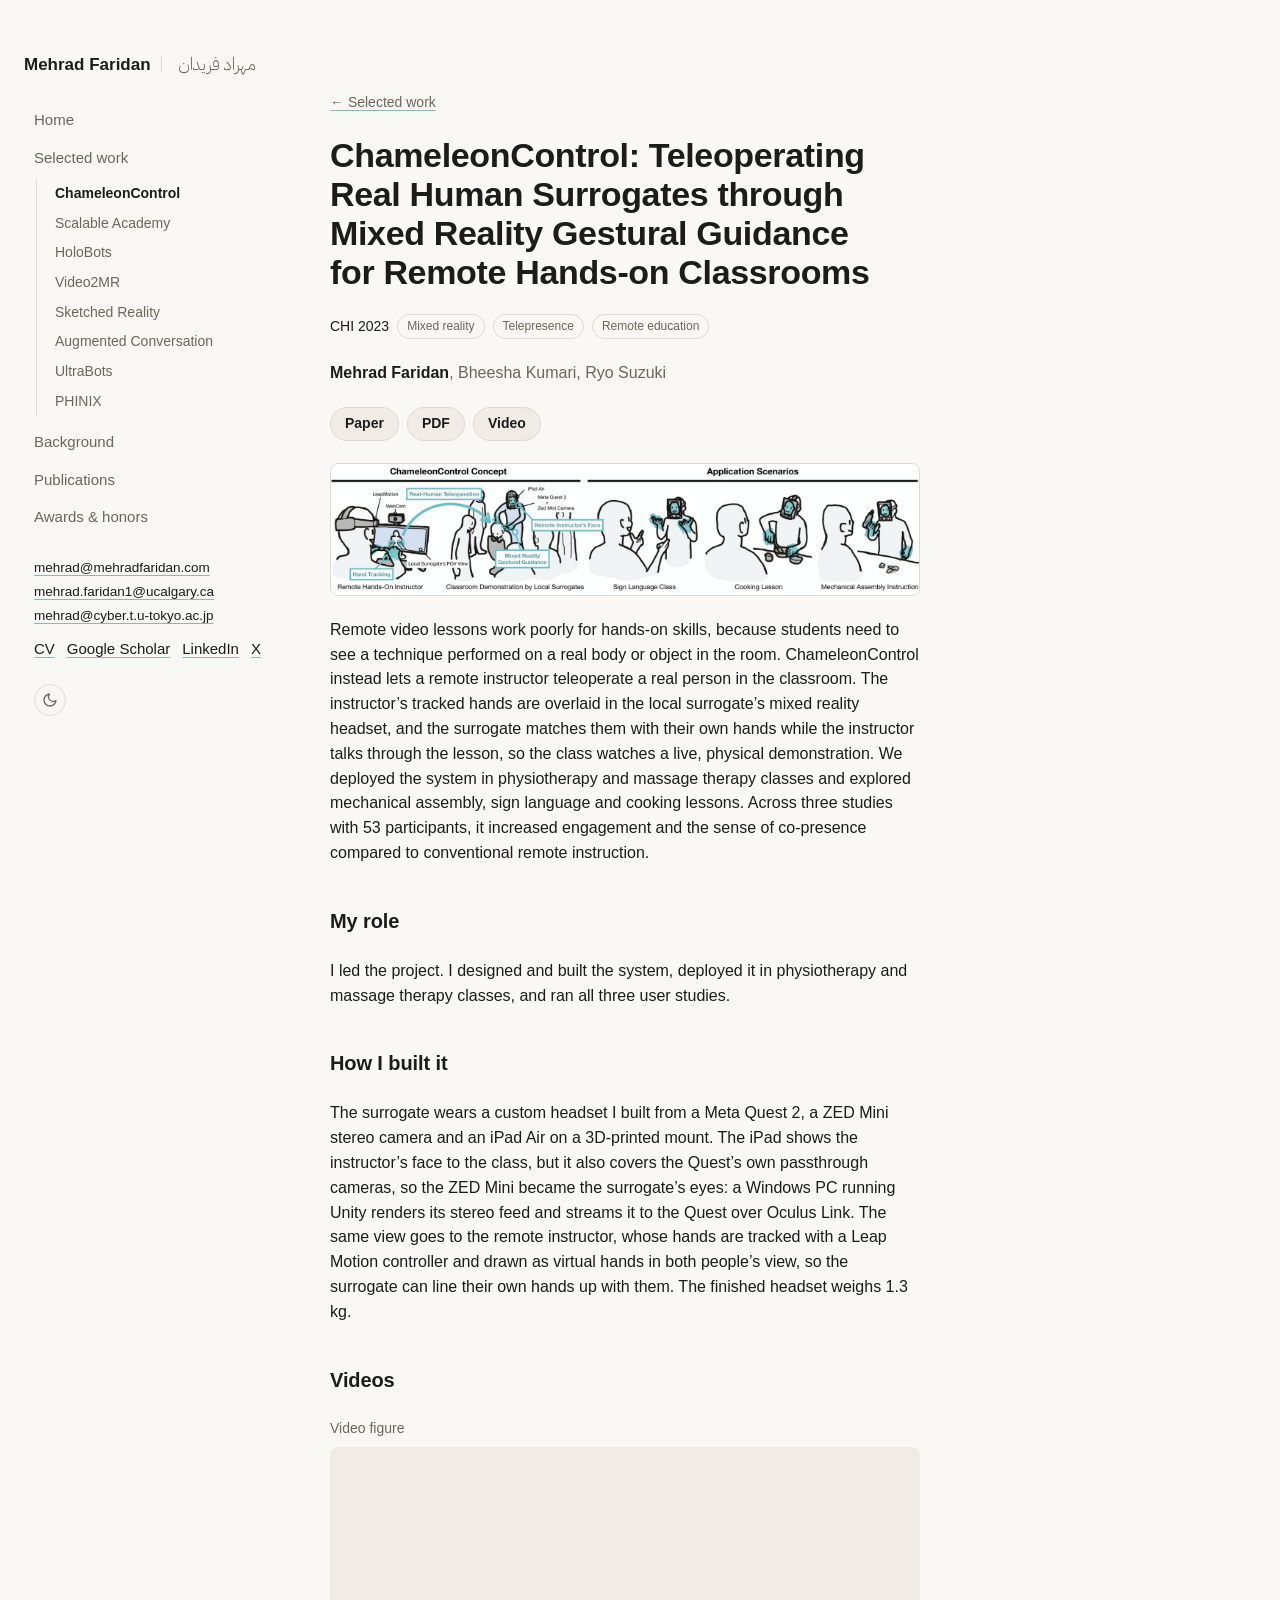
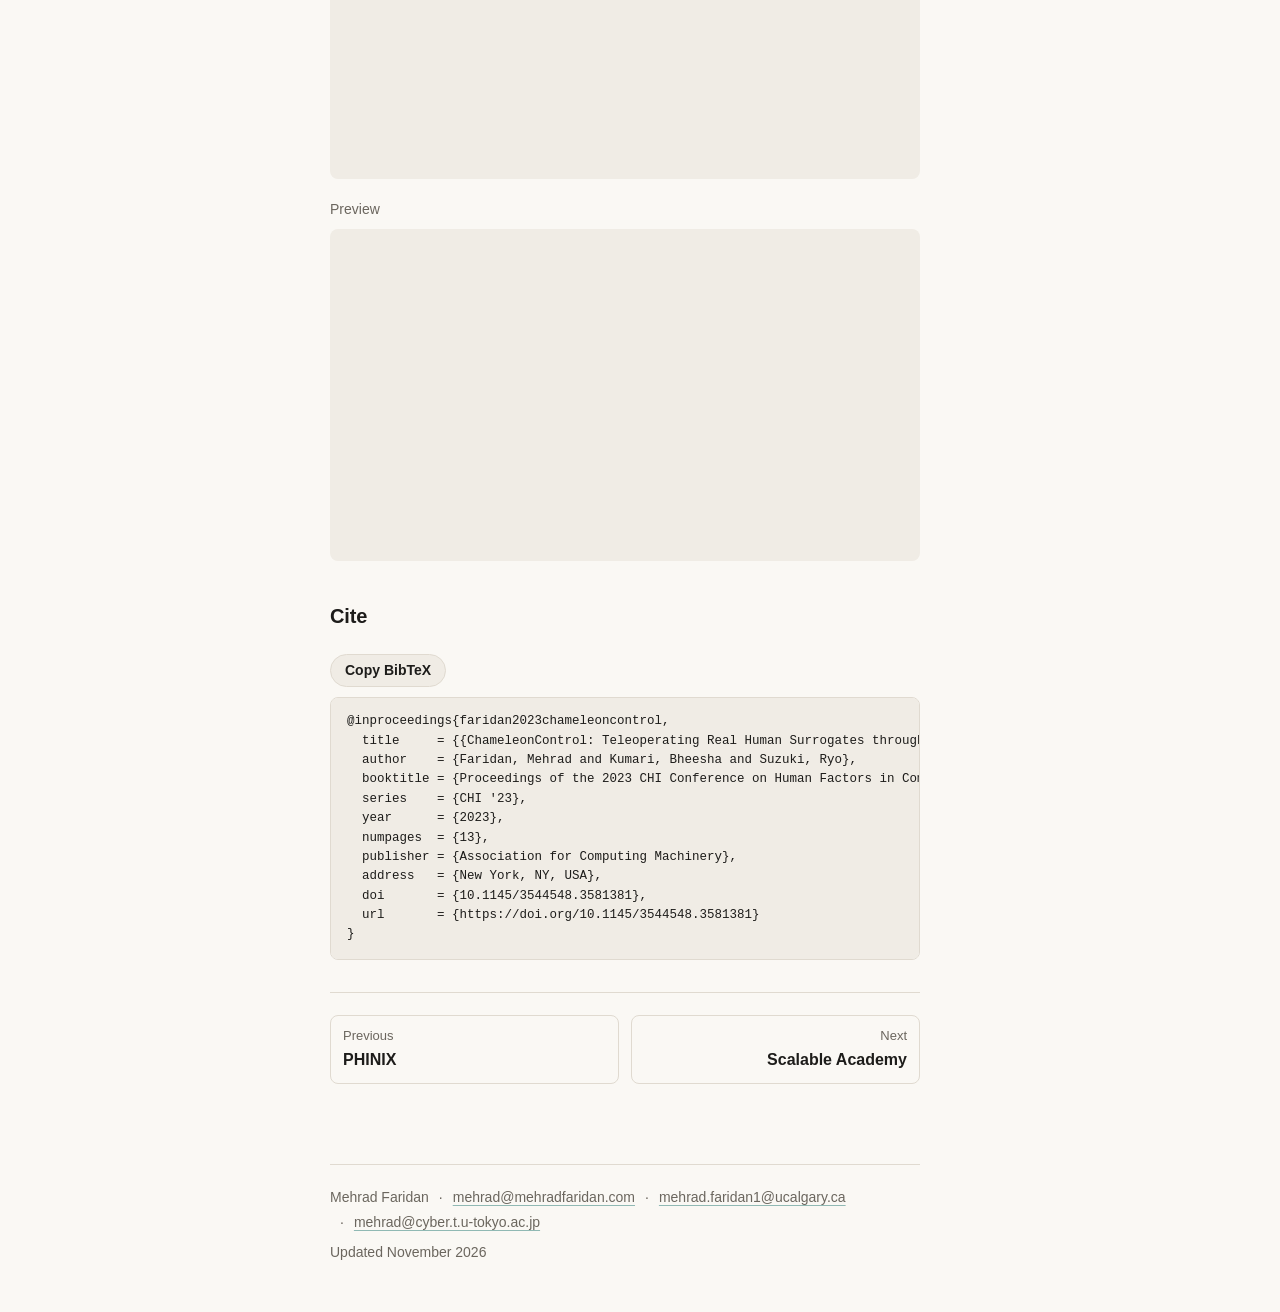
<file: work/chameleoncontrol/index.html>
<!doctype html>
<html lang="en">
<head>
<meta charset="utf-8">
<meta name="viewport" content="width=device-width, initial-scale=1, viewport-fit=cover">
<title>ChameleonControl | Mehrad Faridan</title>
<meta name="description" content="A remote instructor guides a real person in the classroom through mixed reality gestures, so that person’s hands carry out the instructor’s demonstration. Deployed in physiotherapy and massage therapy classes and evaluated with 53 participants across three studies.">
<link rel="canonical" href="https://mehradfaridan.com/work/chameleoncontrol/">
<meta property="og:type" content="article">
<meta property="og:site_name" content="Mehrad Faridan">
<meta property="og:title" content="ChameleonControl | Mehrad Faridan">
<meta property="og:description" content="A remote instructor guides a real person in the classroom through mixed reality gestures, so that person’s hands carry out the instructor’s demonstration. Deployed in physiotherapy and massage therapy classes and evaluated with 53 participants across three studies.">
<meta property="og:url" content="https://mehradfaridan.com/work/chameleoncontrol/">
<meta property="og:image" content="https://mehradfaridan.com/images/og/chameleoncontrol.jpg">
<meta property="og:image:width" content="1200">
<meta property="og:image:height" content="630">
<meta name="twitter:card" content="summary_large_image">
<meta name="twitter:site" content="@MehradFaridan">
<link rel="stylesheet" href="/assets/site.css">
<script src="/assets/theme.js"></script>
<script src="/assets/analytics.js" defer></script>
<script src="/assets/nav.js" defer></script>
</head>
<body>

<div class="shell">
  <header class="topbar">
    <a class="brand" href="/#top">Mehrad Faridan<span class="sep" aria-hidden="true"></span> <span class="native" lang="fa" dir="rtl">مهراد فریدان</span></a>
    <button type="button" class="menu-btn" aria-label="Open menu" aria-expanded="false" aria-controls="sidebar"><svg viewBox="0 0 24 24" fill="none" stroke="currentColor" stroke-width="2" stroke-linecap="round" aria-hidden="true"><path d="M4 7h16M4 12h16M4 17h16"/></svg></button>
  </header>

  <aside class="sidebar" id="sidebar" aria-label="Site navigation">
    <div class="side-head">
      <a class="brand" href="/#top">Mehrad Faridan<span class="sep" aria-hidden="true"></span> <span class="native" lang="fa" dir="rtl">مهراد فریدان</span></a>
      <button type="button" class="menu-close" aria-label="Close menu"><svg viewBox="0 0 24 24" fill="none" stroke="currentColor" stroke-width="2" stroke-linecap="round" aria-hidden="true"><path d="M6 6l12 12M18 6L6 18"/></svg></button>
    </div>
    <nav class="side-nav" aria-label="Sections">
      <a href="/#top" data-section="top">Home</a>
      <a href="/#work" data-section="work">Selected work</a>
      <ul class="side-projects">
          <li><a href="/work/chameleoncontrol/" aria-current="page">ChameleonControl</a></li>
          <li><a href="/work/scalable-academy/">Scalable Academy</a></li>
          <li><a href="/work/holobots/">HoloBots</a></li>
          <li><a href="/work/video2mr/">Video2MR</a></li>
          <li><a href="/work/sketched-reality/">Sketched Reality</a></li>
          <li><a href="/work/augmented-conversation/">Augmented Conversation</a></li>
          <li><a href="/work/ultrabots/">UltraBots</a></li>
          <li><a href="/work/phinix/">PHINIX</a></li>
      </ul>
      <a href="/#background" data-section="background">Background</a>
      <a href="/#publications" data-section="publications">Publications</a>
      <a href="/#awards" data-section="awards">Awards &amp; honors</a>
    </nav>
    <div class="side-links">
      <div class="side-email"><a href="mailto:mehrad@mehradfaridan.com">mehrad@mehradfaridan.com</a><a href="mailto:mehrad.faridan1@ucalgary.ca">mehrad.faridan1@ucalgary.ca</a><a href="mailto:mehrad@cyber.t.u-tokyo.ac.jp">mehrad@cyber.t.u-tokyo.ac.jp</a></div>
      <a href="/Mehrad_Faridan_CV.pdf">CV</a>
      <a href="https://scholar.google.ca/citations?user=amh7v2EAAAAJ&amp;hl=en">Google Scholar</a>
      <a href="https://www.linkedin.com/in/mehradfaridan/">LinkedIn</a>
      <a href="https://x.com/MehradFaridan">X</a>
    </div>
    <button type="button" class="theme-toggle" aria-label="Switch color theme"><svg class="moon" viewBox="0 0 24 24" fill="none" stroke="currentColor" stroke-width="2" stroke-linecap="round" stroke-linejoin="round" aria-hidden="true"><path d="M21 12.8A9 9 0 1 1 11.2 3a7 7 0 0 0 9.8 9.8z"/></svg><svg class="sun" viewBox="0 0 24 24" fill="none" stroke="currentColor" stroke-width="2" stroke-linecap="round" aria-hidden="true"><circle cx="12" cy="12" r="4"/><path d="M12 2v2M12 20v2M4.9 4.9l1.4 1.4M17.7 17.7l1.4 1.4M2 12h2M20 12h2M4.9 19.1l1.4-1.4M17.7 6.3l1.4-1.4"/></svg></button>
  </aside>
  <div class="scrim" hidden></div>

  <div class="wrap">

  <main>
    <article class="paper">
      <a class="crumb" href="/#work">← Selected work</a>
      <h1>ChameleonControl: Teleoperating Real Human Surrogates through Mixed Reality Gestural Guidance for Remote Hands-on Classrooms</h1>
      <div class="tags"><span>CHI 2023</span><span class="chip">Mixed reality</span><span class="chip">Telepresence</span><span class="chip">Remote education</span></div>
      <p class="authors"><b>Mehrad Faridan</b>, Bheesha Kumari, Ryo Suzuki</p>
      <div class="buttons"><a class="btn" href="https://doi.org/10.1145/3544548.3581381">Paper</a><a class="btn" href="https://arxiv.org/pdf/2302.11053">PDF</a><a class="btn" href="https://www.youtube.com/watch?v=VOe3fETd3sk">Video</a></div>
      <figure class="hero"><img src="/images/chameleoncontrol.jpg" alt="Concept sketch: a remote instructor’s tracked hands are overlaid in a local surrogate’s mixed reality view, with sign language, cooking and assembly scenarios"></figure>
      <p>Remote video lessons work poorly for hands-on skills, because students need to see a technique performed on a real body or object in the room. ChameleonControl instead lets a remote instructor teleoperate a real person in the classroom. The instructor’s tracked hands are overlaid in the local surrogate’s mixed reality headset, and the surrogate matches them with their own hands while the instructor talks through the lesson, so the class watches a live, physical demonstration. We deployed the system in physiotherapy and massage therapy classes and explored mechanical assembly, sign language and cooking lessons. Across three studies with 53 participants, it increased engagement and the sense of co-presence compared to conventional remote instruction.</p>
      <h2 id="role">My role</h2>
      <p>I led the project. I designed and built the system, deployed it in physiotherapy and massage therapy classes, and ran all three user studies.</p>
      <h2 id="build">How I built it</h2>
      <p>The surrogate wears a custom headset I built from a Meta Quest 2, a ZED Mini stereo camera and an iPad Air on a 3D-printed mount. The iPad shows the instructor’s face to the class, but it also covers the Quest’s own passthrough cameras, so the ZED Mini became the surrogate’s eyes: a Windows PC running Unity renders its stereo feed and streams it to the Quest over Oculus Link. The same view goes to the remote instructor, whose hands are tracked with a Leap Motion controller and drawn as virtual hands in both people’s view, so the surrogate can line their own hands up with them. The finished headset weighs 1.3 kg.</p>
      <h2 id="videos">Videos</h2>
      <div class="videos"><div class="video"><span>Video figure</span><div class="frame"><iframe src="https://www.youtube-nocookie.com/embed/VOe3fETd3sk" title="ChameleonControl video figure" loading="lazy" allow="accelerometer; encrypted-media; gyroscope; picture-in-picture; fullscreen" referrerpolicy="strict-origin-when-cross-origin" allowfullscreen></iframe></div></div><div class="video"><span>Preview</span><div class="frame"><iframe src="https://www.youtube-nocookie.com/embed/Hnb7LE4hFQ8" title="ChameleonControl preview" loading="lazy" allow="accelerometer; encrypted-media; gyroscope; picture-in-picture; fullscreen" referrerpolicy="strict-origin-when-cross-origin" allowfullscreen></iframe></div></div></div>
      <h2 id="cite">Cite</h2>
      <div class="cite">
        <button type="button" class="btn" data-copy="bibtex">Copy BibTeX</button>
        <pre id="bibtex">@inproceedings{faridan2023chameleoncontrol,
  title     = {{ChameleonControl: Teleoperating Real Human Surrogates through Mixed Reality Gestural Guidance for Remote Hands-on Classrooms}},
  author    = {Faridan, Mehrad and Kumari, Bheesha and Suzuki, Ryo},
  booktitle = {Proceedings of the 2023 CHI Conference on Human Factors in Computing Systems},
  series    = {CHI &#x27;23},
  year      = {2023},
  numpages  = {13},
  publisher = {Association for Computing Machinery},
  address   = {New York, NY, USA},
  doi       = {10.1145/3544548.3581381},
  url       = {https://doi.org/10.1145/3544548.3581381}
}</pre>
      </div>
      <nav class="pager" aria-label="More projects">
        <a class="prev" href="/work/phinix/"><small>Previous</small><b>PHINIX</b></a>
        <a class="next" href="/work/scalable-academy/"><small>Next</small><b>Scalable Academy</b></a>
      </nav>
    </article>
  </main>

  <footer>
    <div class="contact"><span>Mehrad Faridan</span><span><a href="mailto:mehrad@mehradfaridan.com">mehrad@mehradfaridan.com</a></span><span><a href="mailto:mehrad.faridan1@ucalgary.ca">mehrad.faridan1@ucalgary.ca</a></span><span><a href="mailto:mehrad@cyber.t.u-tokyo.ac.jp">mehrad@cyber.t.u-tokyo.ac.jp</a></span></div>
    <span>Updated November 2026</span>
  </footer>
  </div>
</div>

<script src="/assets/copy.js" defer></script>
</body>
</html>
</file>
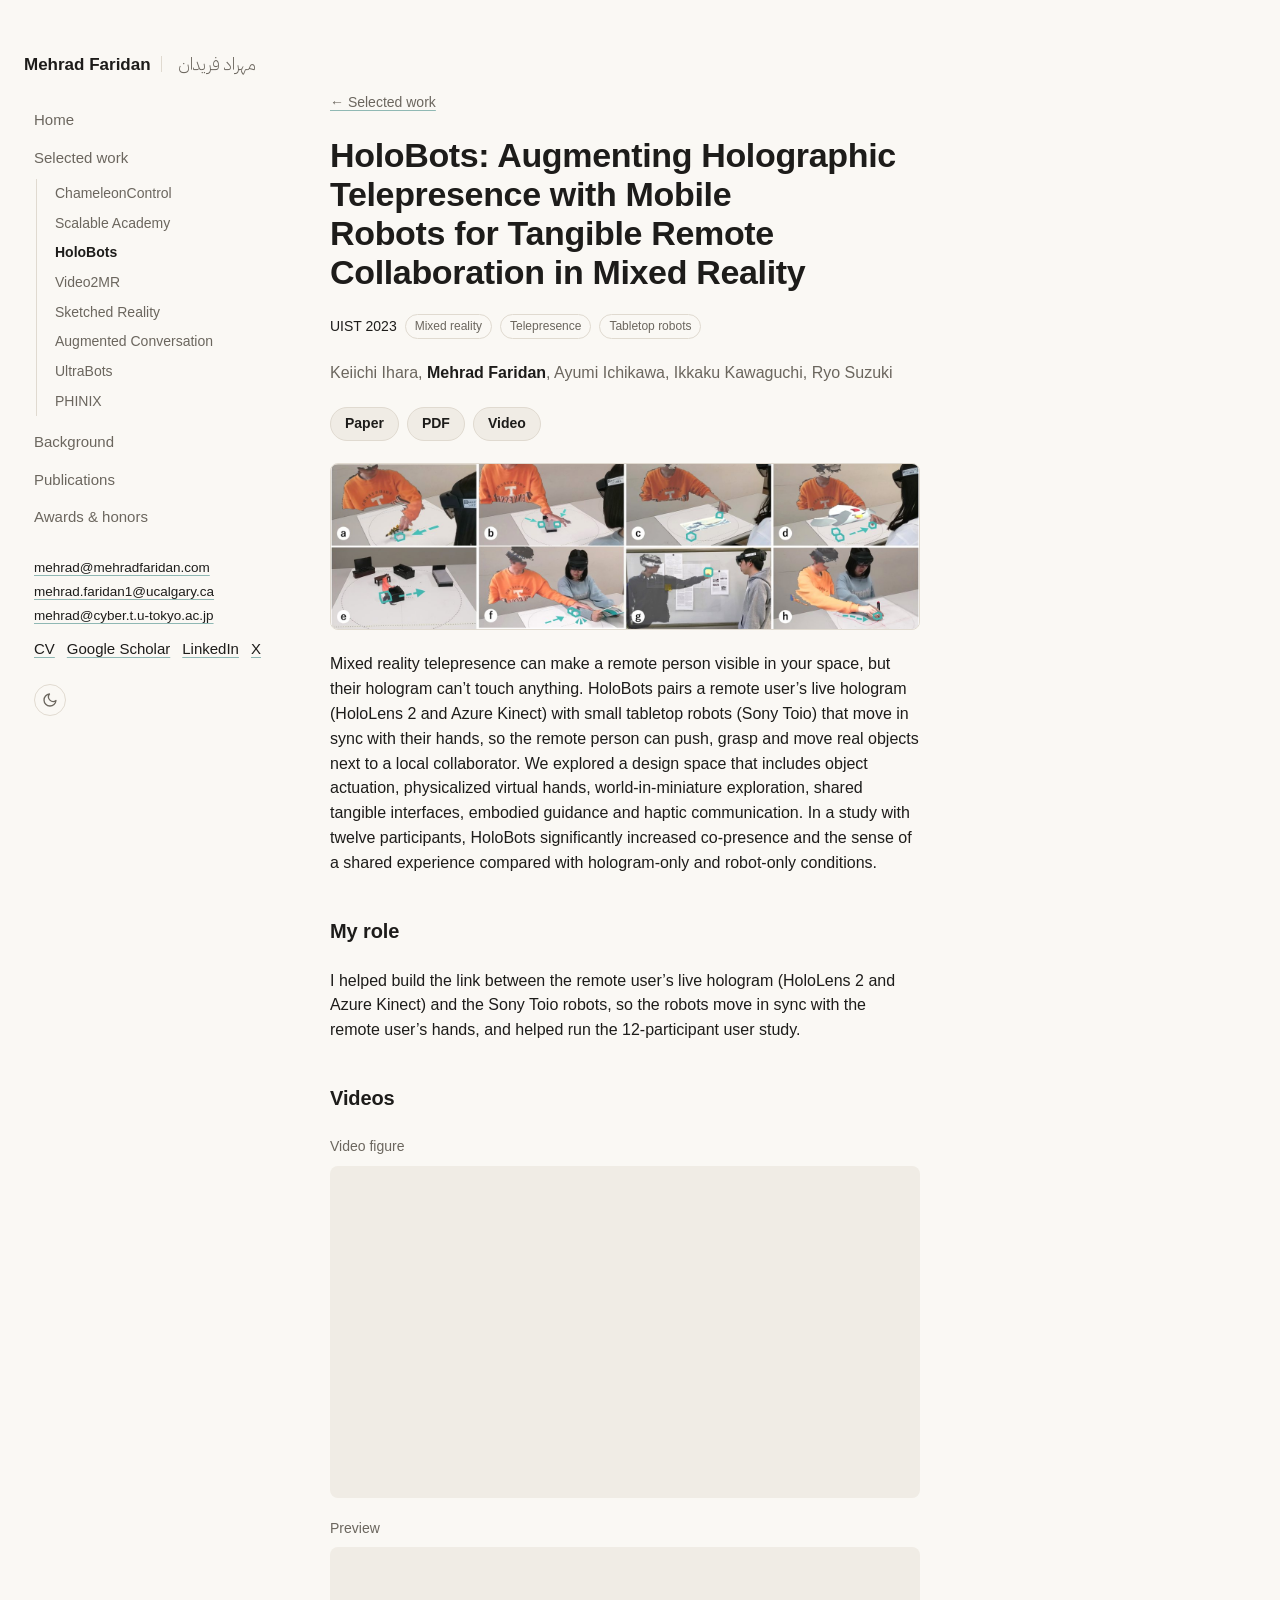
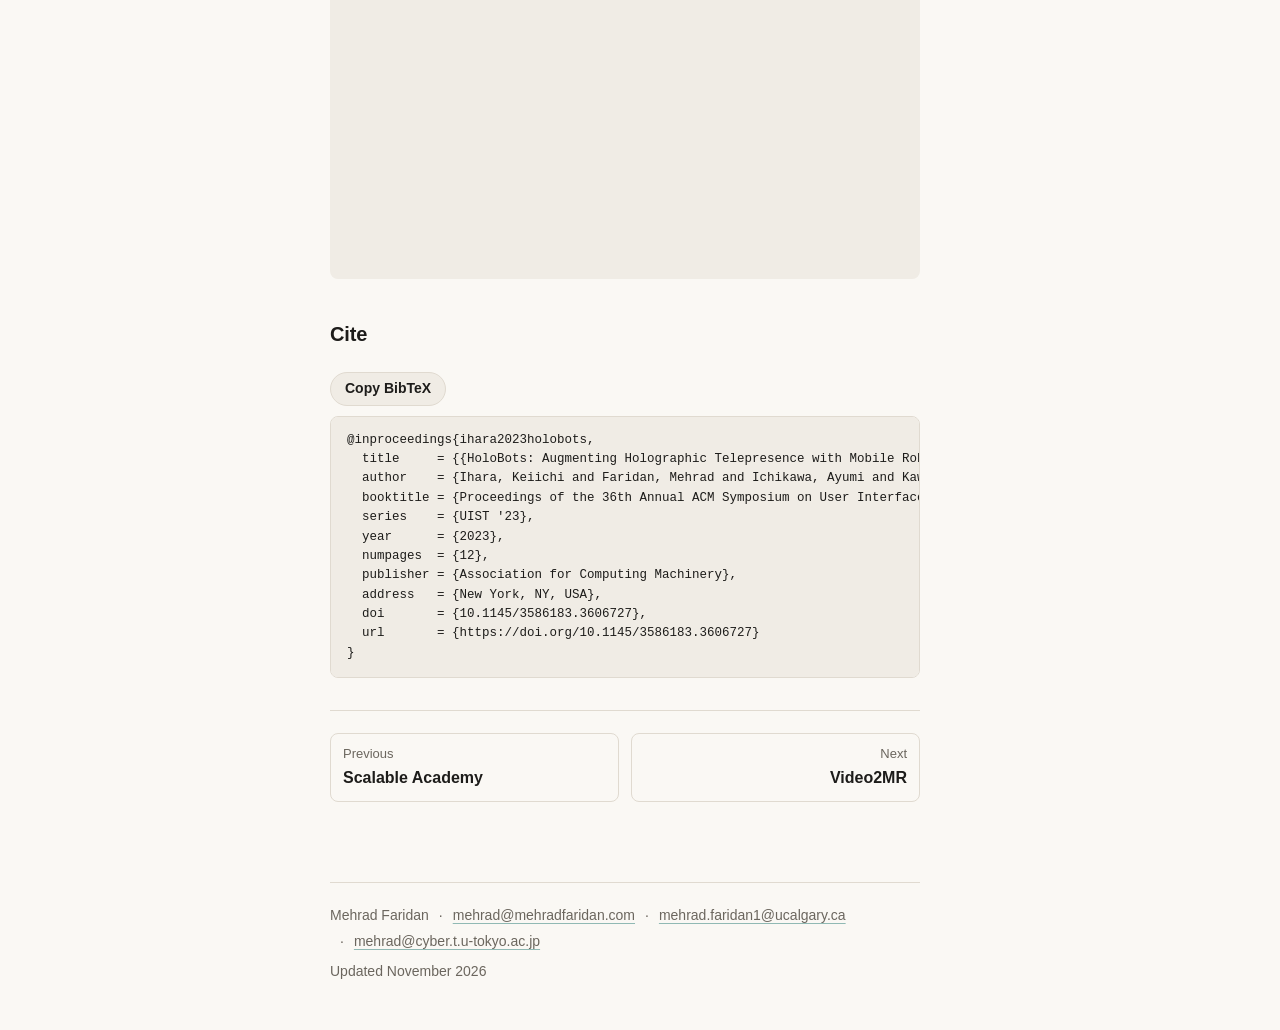
<file: work/holobots/index.html>
<!doctype html>
<html lang="en">
<head>
<meta charset="utf-8">
<meta name="viewport" content="width=device-width, initial-scale=1, viewport-fit=cover">
<title>HoloBots | Mehrad Faridan</title>
<meta name="description" content="Mobile robots give a remote person’s hologram a physical presence, so collaborators in different places can touch and move the same real objects.">
<link rel="canonical" href="https://mehradfaridan.com/work/holobots/">
<meta property="og:type" content="article">
<meta property="og:site_name" content="Mehrad Faridan">
<meta property="og:title" content="HoloBots | Mehrad Faridan">
<meta property="og:description" content="Mobile robots give a remote person’s hologram a physical presence, so collaborators in different places can touch and move the same real objects.">
<meta property="og:url" content="https://mehradfaridan.com/work/holobots/">
<meta property="og:image" content="https://mehradfaridan.com/images/og/holobots.jpg">
<meta property="og:image:width" content="1200">
<meta property="og:image:height" content="630">
<meta name="twitter:card" content="summary_large_image">
<meta name="twitter:site" content="@MehradFaridan">
<link rel="stylesheet" href="/assets/site.css">
<script src="/assets/theme.js"></script>
<script src="/assets/analytics.js" defer></script>
<script src="/assets/nav.js" defer></script>
</head>
<body>

<div class="shell">
  <header class="topbar">
    <a class="brand" href="/#top">Mehrad Faridan<span class="sep" aria-hidden="true"></span> <span class="native" lang="fa" dir="rtl">مهراد فریدان</span></a>
    <button type="button" class="menu-btn" aria-label="Open menu" aria-expanded="false" aria-controls="sidebar"><svg viewBox="0 0 24 24" fill="none" stroke="currentColor" stroke-width="2" stroke-linecap="round" aria-hidden="true"><path d="M4 7h16M4 12h16M4 17h16"/></svg></button>
  </header>

  <aside class="sidebar" id="sidebar" aria-label="Site navigation">
    <div class="side-head">
      <a class="brand" href="/#top">Mehrad Faridan<span class="sep" aria-hidden="true"></span> <span class="native" lang="fa" dir="rtl">مهراد فریدان</span></a>
      <button type="button" class="menu-close" aria-label="Close menu"><svg viewBox="0 0 24 24" fill="none" stroke="currentColor" stroke-width="2" stroke-linecap="round" aria-hidden="true"><path d="M6 6l12 12M18 6L6 18"/></svg></button>
    </div>
    <nav class="side-nav" aria-label="Sections">
      <a href="/#top" data-section="top">Home</a>
      <a href="/#work" data-section="work">Selected work</a>
      <ul class="side-projects">
          <li><a href="/work/chameleoncontrol/">ChameleonControl</a></li>
          <li><a href="/work/scalable-academy/">Scalable Academy</a></li>
          <li><a href="/work/holobots/" aria-current="page">HoloBots</a></li>
          <li><a href="/work/video2mr/">Video2MR</a></li>
          <li><a href="/work/sketched-reality/">Sketched Reality</a></li>
          <li><a href="/work/augmented-conversation/">Augmented Conversation</a></li>
          <li><a href="/work/ultrabots/">UltraBots</a></li>
          <li><a href="/work/phinix/">PHINIX</a></li>
      </ul>
      <a href="/#background" data-section="background">Background</a>
      <a href="/#publications" data-section="publications">Publications</a>
      <a href="/#awards" data-section="awards">Awards &amp; honors</a>
    </nav>
    <div class="side-links">
      <div class="side-email"><a href="mailto:mehrad@mehradfaridan.com">mehrad@mehradfaridan.com</a><a href="mailto:mehrad.faridan1@ucalgary.ca">mehrad.faridan1@ucalgary.ca</a><a href="mailto:mehrad@cyber.t.u-tokyo.ac.jp">mehrad@cyber.t.u-tokyo.ac.jp</a></div>
      <a href="/Mehrad_Faridan_CV.pdf">CV</a>
      <a href="https://scholar.google.ca/citations?user=amh7v2EAAAAJ&amp;hl=en">Google Scholar</a>
      <a href="https://www.linkedin.com/in/mehradfaridan/">LinkedIn</a>
      <a href="https://x.com/MehradFaridan">X</a>
    </div>
    <button type="button" class="theme-toggle" aria-label="Switch color theme"><svg class="moon" viewBox="0 0 24 24" fill="none" stroke="currentColor" stroke-width="2" stroke-linecap="round" stroke-linejoin="round" aria-hidden="true"><path d="M21 12.8A9 9 0 1 1 11.2 3a7 7 0 0 0 9.8 9.8z"/></svg><svg class="sun" viewBox="0 0 24 24" fill="none" stroke="currentColor" stroke-width="2" stroke-linecap="round" aria-hidden="true"><circle cx="12" cy="12" r="4"/><path d="M12 2v2M12 20v2M4.9 4.9l1.4 1.4M17.7 17.7l1.4 1.4M2 12h2M20 12h2M4.9 19.1l1.4-1.4M17.7 6.3l1.4-1.4"/></svg></button>
  </aside>
  <div class="scrim" hidden></div>

  <div class="wrap">

  <main>
    <article class="paper">
      <a class="crumb" href="/#work">← Selected work</a>
      <h1>HoloBots: Augmenting Holographic Telepresence with Mobile Robots for Tangible Remote Collaboration in Mixed Reality</h1>
      <div class="tags"><span>UIST 2023</span><span class="chip">Mixed reality</span><span class="chip">Telepresence</span><span class="chip">Tabletop robots</span></div>
      <p class="authors">Keiichi Ihara, <b>Mehrad Faridan</b>, Ayumi Ichikawa, Ikkaku Kawaguchi, Ryo Suzuki</p>
      <div class="buttons"><a class="btn" href="https://doi.org/10.1145/3586183.3606727">Paper</a><a class="btn" href="https://arxiv.org/pdf/2307.16114">PDF</a><a class="btn" href="https://www.youtube.com/watch?v=KSBPtiXy8Hg">Video</a></div>
      <figure class="hero"><img src="/images/holobots.jpg" alt="Eight panels showing a remote user’s hologram pushing, grasping and guiding small tabletop robots next to a local user wearing a HoloLens"></figure>
      <p>Mixed reality telepresence can make a remote person visible in your space, but their hologram can’t touch anything. HoloBots pairs a remote user’s live hologram (HoloLens 2 and Azure Kinect) with small tabletop robots (Sony Toio) that move in sync with their hands, so the remote person can push, grasp and move real objects next to a local collaborator. We explored a design space that includes object actuation, physicalized virtual hands, world-in-miniature exploration, shared tangible interfaces, embodied guidance and haptic communication. In a study with twelve participants, HoloBots significantly increased co-presence and the sense of a shared experience compared with hologram-only and robot-only conditions.</p>
      <h2 id="role">My role</h2>
      <p>I helped build the link between the remote user’s live hologram (HoloLens 2 and Azure Kinect) and the Sony Toio robots, so the robots move in sync with the remote user’s hands, and helped run the 12-participant user study.</p>
      <h2 id="videos">Videos</h2>
      <div class="videos"><div class="video"><span>Video figure</span><div class="frame"><iframe src="https://www.youtube-nocookie.com/embed/KSBPtiXy8Hg" title="HoloBots video figure" loading="lazy" allow="accelerometer; encrypted-media; gyroscope; picture-in-picture; fullscreen" referrerpolicy="strict-origin-when-cross-origin" allowfullscreen></iframe></div></div><div class="video"><span>Preview</span><div class="frame"><iframe src="https://www.youtube-nocookie.com/embed/PMBIuiYoHKI" title="HoloBots preview" loading="lazy" allow="accelerometer; encrypted-media; gyroscope; picture-in-picture; fullscreen" referrerpolicy="strict-origin-when-cross-origin" allowfullscreen></iframe></div></div></div>
      <h2 id="cite">Cite</h2>
      <div class="cite">
        <button type="button" class="btn" data-copy="bibtex">Copy BibTeX</button>
        <pre id="bibtex">@inproceedings{ihara2023holobots,
  title     = {{HoloBots: Augmenting Holographic Telepresence with Mobile Robots for Tangible Remote Collaboration in Mixed Reality}},
  author    = {Ihara, Keiichi and Faridan, Mehrad and Ichikawa, Ayumi and Kawaguchi, Ikkaku and Suzuki, Ryo},
  booktitle = {Proceedings of the 36th Annual ACM Symposium on User Interface Software and Technology},
  series    = {UIST &#x27;23},
  year      = {2023},
  numpages  = {12},
  publisher = {Association for Computing Machinery},
  address   = {New York, NY, USA},
  doi       = {10.1145/3586183.3606727},
  url       = {https://doi.org/10.1145/3586183.3606727}
}</pre>
      </div>
      <nav class="pager" aria-label="More projects">
        <a class="prev" href="/work/scalable-academy/"><small>Previous</small><b>Scalable Academy</b></a>
        <a class="next" href="/work/video2mr/"><small>Next</small><b>Video2MR</b></a>
      </nav>
    </article>
  </main>

  <footer>
    <div class="contact"><span>Mehrad Faridan</span><span><a href="mailto:mehrad@mehradfaridan.com">mehrad@mehradfaridan.com</a></span><span><a href="mailto:mehrad.faridan1@ucalgary.ca">mehrad.faridan1@ucalgary.ca</a></span><span><a href="mailto:mehrad@cyber.t.u-tokyo.ac.jp">mehrad@cyber.t.u-tokyo.ac.jp</a></span></div>
    <span>Updated November 2026</span>
  </footer>
  </div>
</div>

<script src="/assets/copy.js" defer></script>
</body>
</html>
</file>
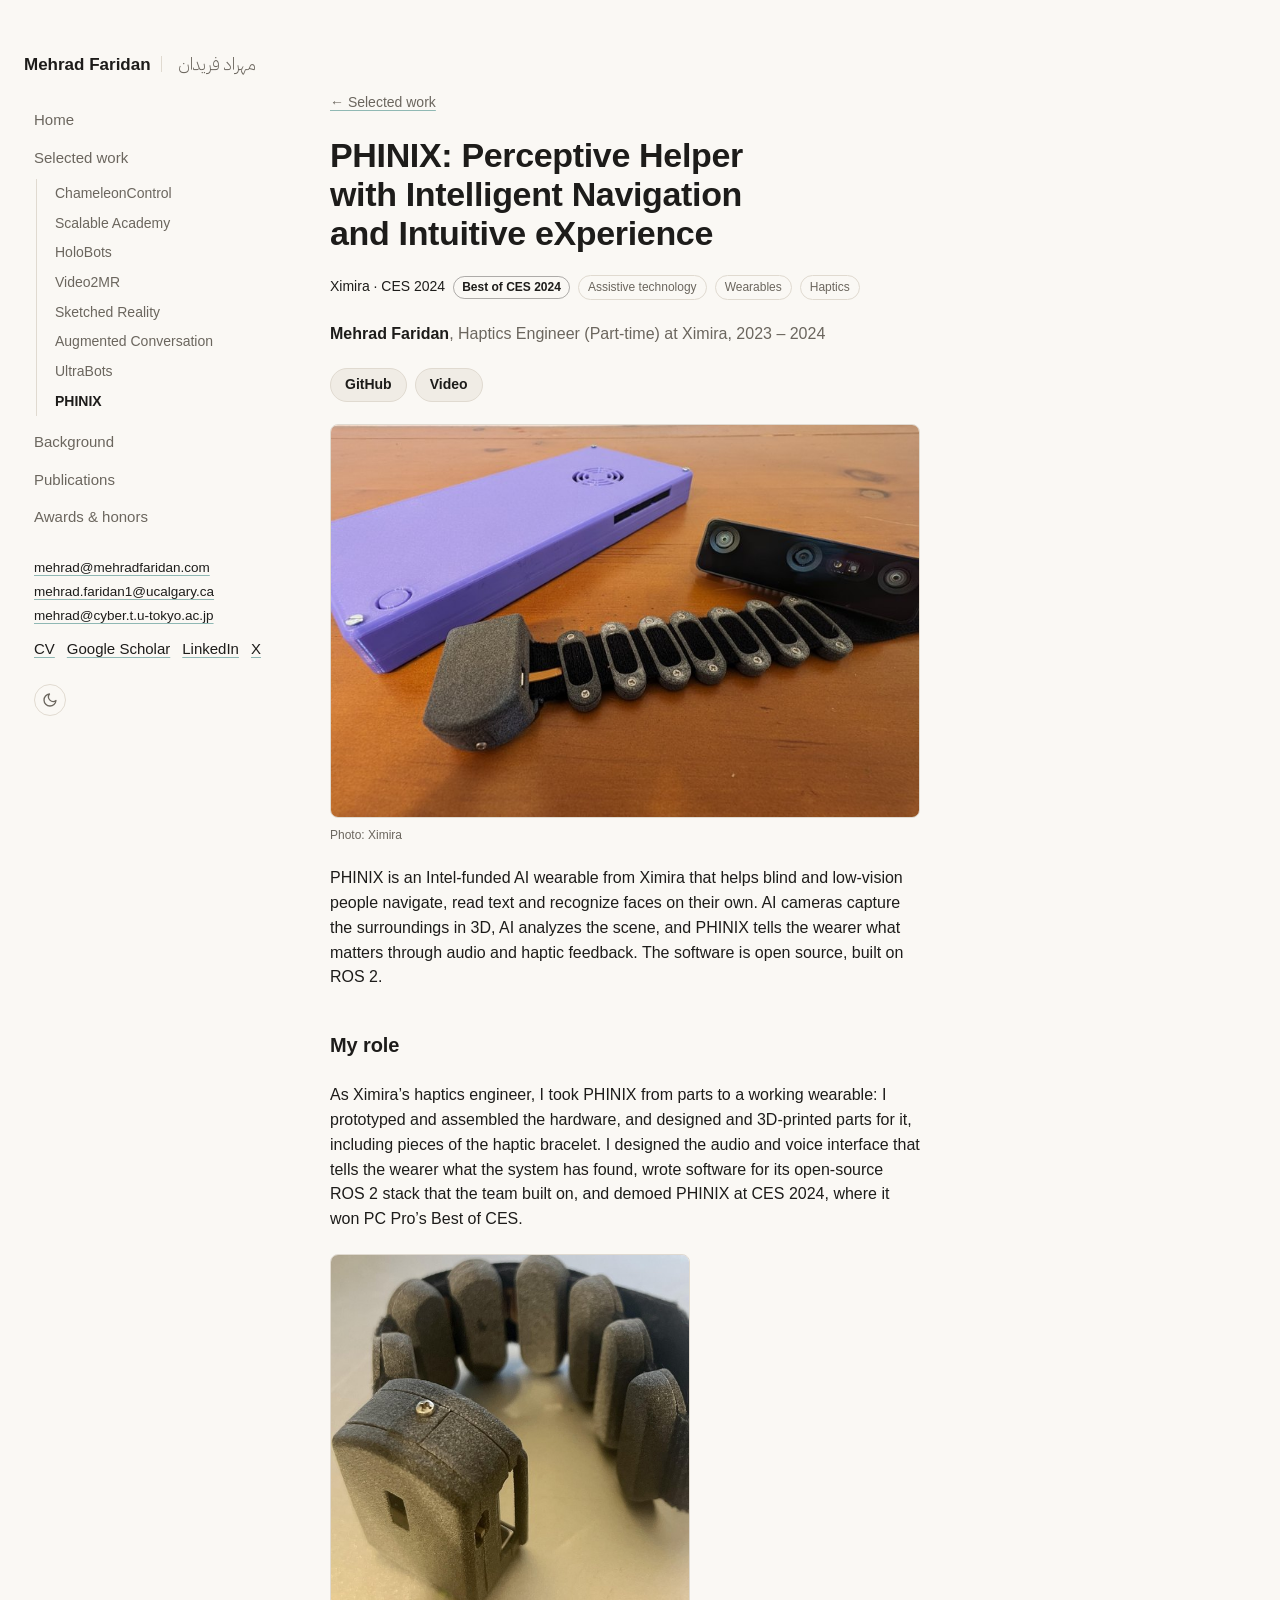
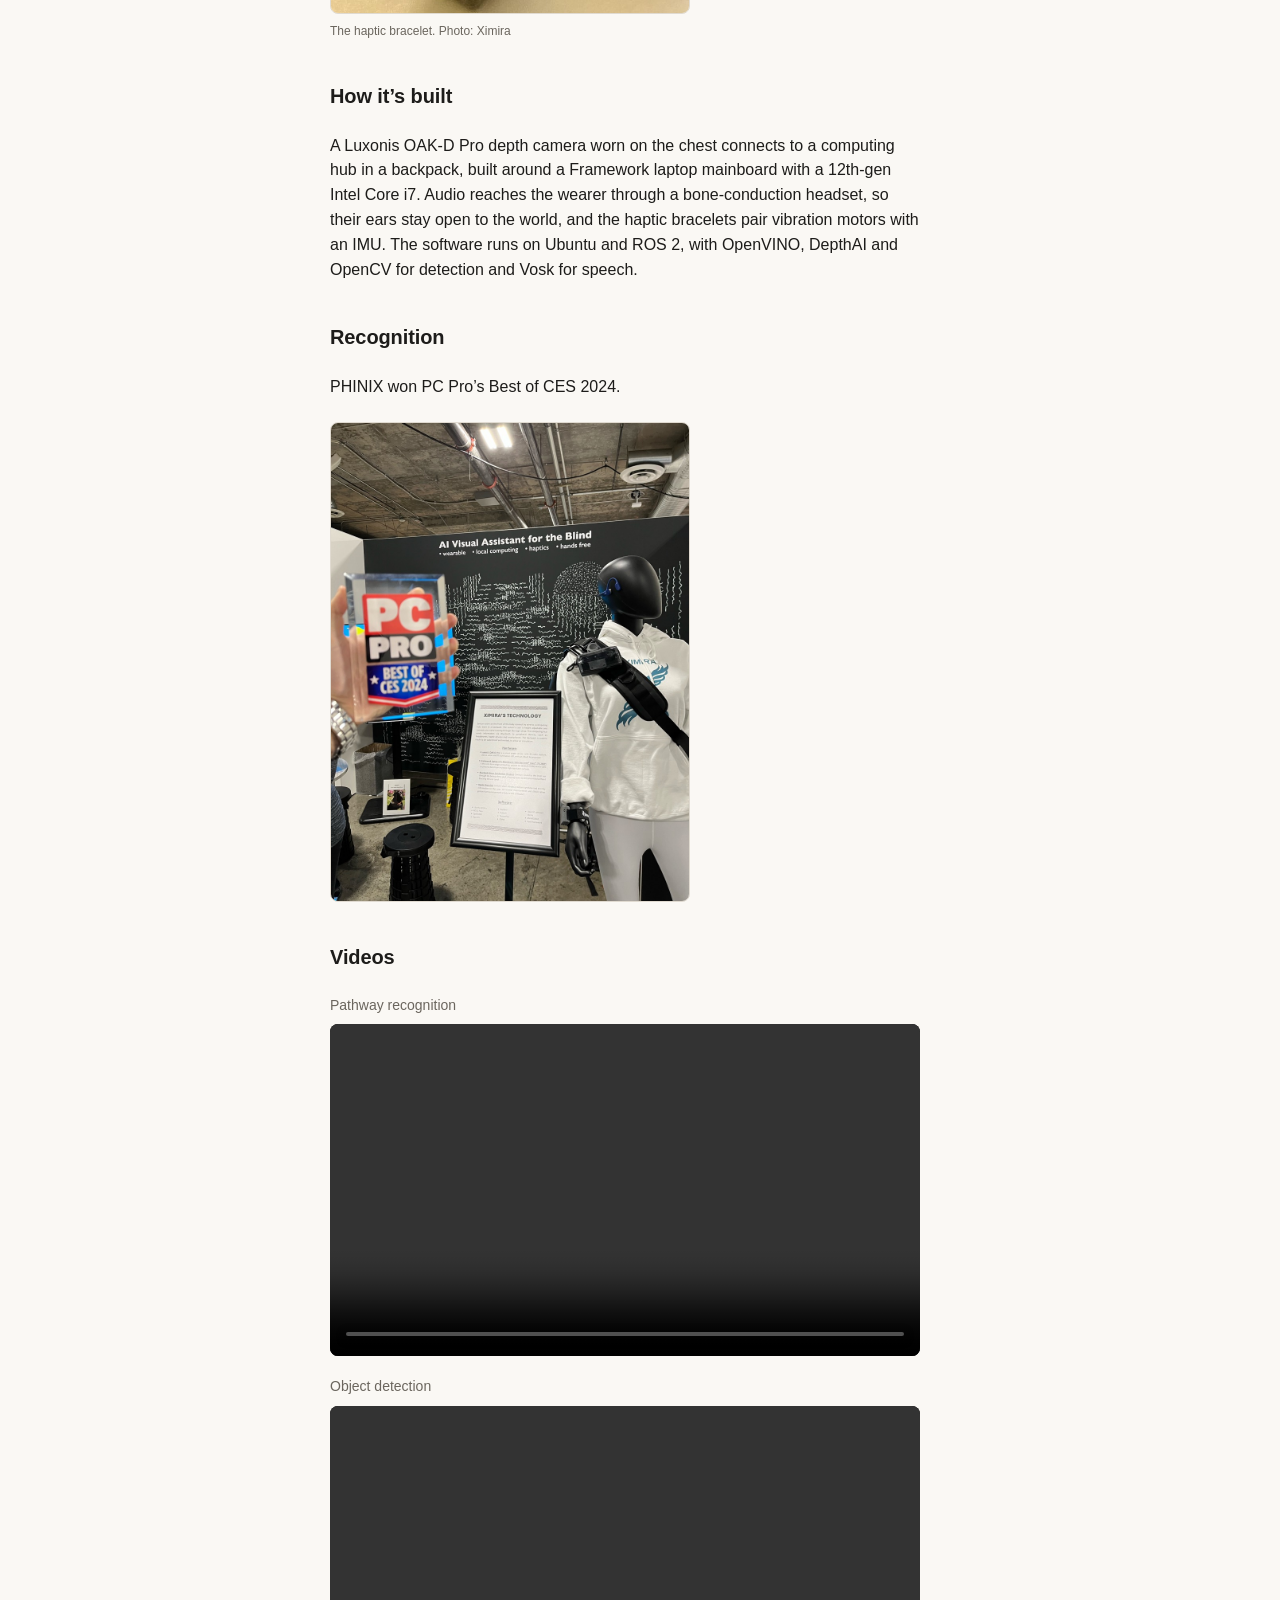
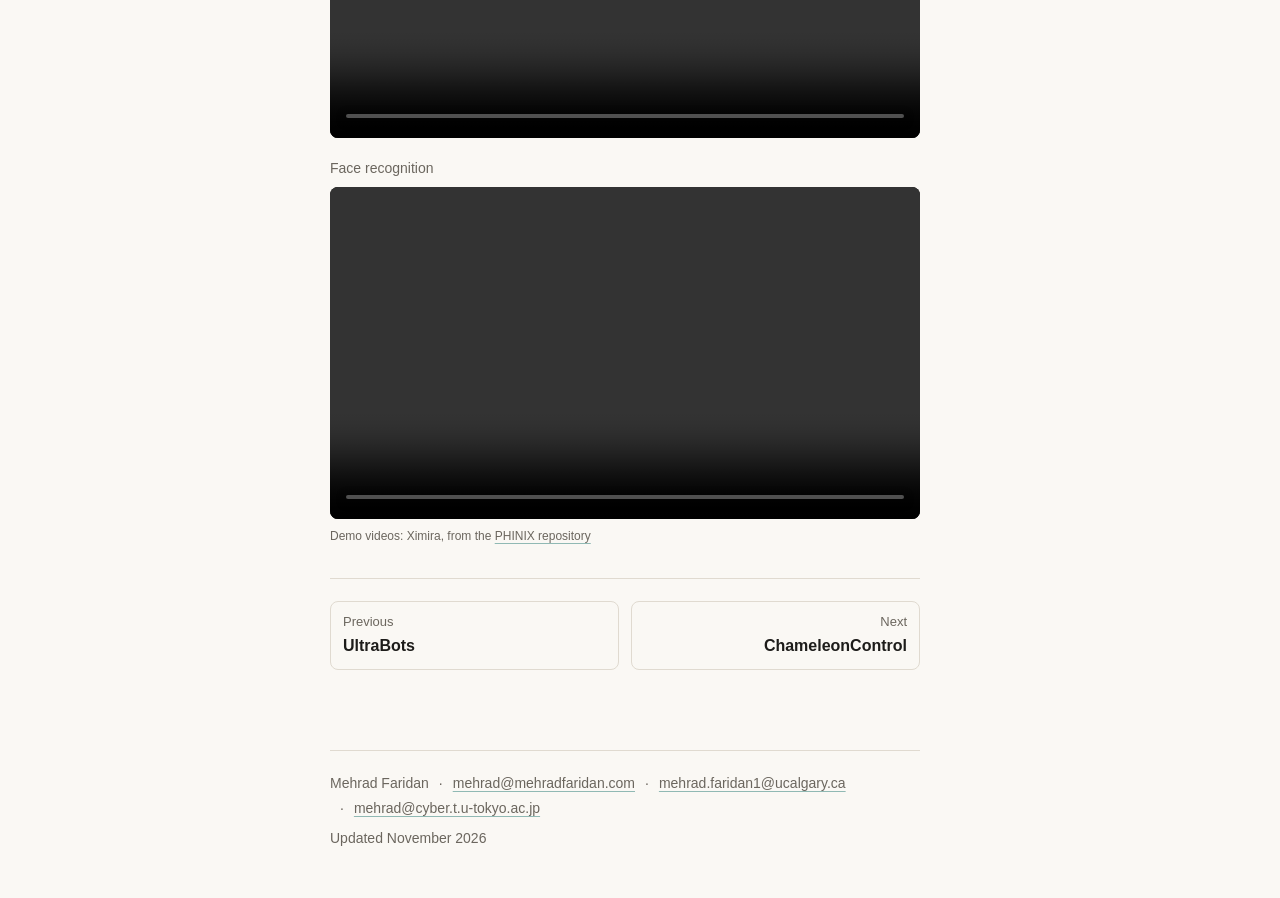
<file: work/phinix/index.html>
<!doctype html>
<html lang="en">
<head>
<meta charset="utf-8">
<meta name="viewport" content="width=device-width, initial-scale=1, viewport-fit=cover">
<title>PHINIX | Mehrad Faridan</title>
<meta name="description" content="An Intel-funded AI wearable that helps blind and low-vision people navigate, read text and recognize faces.">
<link rel="canonical" href="https://mehradfaridan.com/work/phinix/">
<meta property="og:type" content="article">
<meta property="og:site_name" content="Mehrad Faridan">
<meta property="og:title" content="PHINIX | Mehrad Faridan">
<meta property="og:description" content="An Intel-funded AI wearable that helps blind and low-vision people navigate, read text and recognize faces.">
<meta property="og:url" content="https://mehradfaridan.com/work/phinix/">
<meta property="og:image" content="https://mehradfaridan.com/images/og/phinix.jpg">
<meta property="og:image:width" content="1200">
<meta property="og:image:height" content="630">
<meta name="twitter:card" content="summary_large_image">
<meta name="twitter:site" content="@MehradFaridan">
<link rel="stylesheet" href="/assets/site.css">
<script src="/assets/theme.js"></script>
<script src="/assets/analytics.js" defer></script>
<script src="/assets/nav.js" defer></script>
</head>
<body>

<!-- Photos and demo videos are Ximira's, credited on the page (except the award photo, which is Mehrad's). -->
<div class="shell">
  <header class="topbar">
    <a class="brand" href="/#top">Mehrad Faridan<span class="sep" aria-hidden="true"></span> <span class="native" lang="fa" dir="rtl">مهراد فریدان</span></a>
    <button type="button" class="menu-btn" aria-label="Open menu" aria-expanded="false" aria-controls="sidebar"><svg viewBox="0 0 24 24" fill="none" stroke="currentColor" stroke-width="2" stroke-linecap="round" aria-hidden="true"><path d="M4 7h16M4 12h16M4 17h16"/></svg></button>
  </header>

  <aside class="sidebar" id="sidebar" aria-label="Site navigation">
    <div class="side-head">
      <a class="brand" href="/#top">Mehrad Faridan<span class="sep" aria-hidden="true"></span> <span class="native" lang="fa" dir="rtl">مهراد فریدان</span></a>
      <button type="button" class="menu-close" aria-label="Close menu"><svg viewBox="0 0 24 24" fill="none" stroke="currentColor" stroke-width="2" stroke-linecap="round" aria-hidden="true"><path d="M6 6l12 12M18 6L6 18"/></svg></button>
    </div>
    <nav class="side-nav" aria-label="Sections">
      <a href="/#top" data-section="top">Home</a>
      <a href="/#work" data-section="work">Selected work</a>
      <ul class="side-projects">
          <li><a href="/work/chameleoncontrol/">ChameleonControl</a></li>
          <li><a href="/work/scalable-academy/">Scalable Academy</a></li>
          <li><a href="/work/holobots/">HoloBots</a></li>
          <li><a href="/work/video2mr/">Video2MR</a></li>
          <li><a href="/work/sketched-reality/">Sketched Reality</a></li>
          <li><a href="/work/augmented-conversation/">Augmented Conversation</a></li>
          <li><a href="/work/ultrabots/">UltraBots</a></li>
          <li><a href="/work/phinix/" aria-current="page">PHINIX</a></li>
      </ul>
      <a href="/#background" data-section="background">Background</a>
      <a href="/#publications" data-section="publications">Publications</a>
      <a href="/#awards" data-section="awards">Awards &amp; honors</a>
    </nav>
    <div class="side-links">
      <div class="side-email"><a href="mailto:mehrad@mehradfaridan.com">mehrad@mehradfaridan.com</a><a href="mailto:mehrad.faridan1@ucalgary.ca">mehrad.faridan1@ucalgary.ca</a><a href="mailto:mehrad@cyber.t.u-tokyo.ac.jp">mehrad@cyber.t.u-tokyo.ac.jp</a></div>
      <a href="/Mehrad_Faridan_CV.pdf">CV</a>
      <a href="https://scholar.google.ca/citations?user=amh7v2EAAAAJ&amp;hl=en">Google Scholar</a>
      <a href="https://www.linkedin.com/in/mehradfaridan/">LinkedIn</a>
      <a href="https://x.com/MehradFaridan">X</a>
    </div>
    <button type="button" class="theme-toggle" aria-label="Switch color theme"><svg class="moon" viewBox="0 0 24 24" fill="none" stroke="currentColor" stroke-width="2" stroke-linecap="round" stroke-linejoin="round" aria-hidden="true"><path d="M21 12.8A9 9 0 1 1 11.2 3a7 7 0 0 0 9.8 9.8z"/></svg><svg class="sun" viewBox="0 0 24 24" fill="none" stroke="currentColor" stroke-width="2" stroke-linecap="round" aria-hidden="true"><circle cx="12" cy="12" r="4"/><path d="M12 2v2M12 20v2M4.9 4.9l1.4 1.4M17.7 17.7l1.4 1.4M2 12h2M20 12h2M4.9 19.1l1.4-1.4M17.7 6.3l1.4-1.4"/></svg></button>
  </aside>
  <div class="scrim" hidden></div>

  <div class="wrap">

  <main>
    <article class="paper">
      <a class="crumb" href="/#work">← Selected work</a>
      <h1>PHINIX: Perceptive Helper with Intelligent Navigation and Intuitive eXperience</h1>
      <div class="tags"><span>Ximira · CES 2024</span><span class="pill">Best of CES 2024</span><span class="chip">Assistive technology</span><span class="chip">Wearables</span><span class="chip">Haptics</span></div>
      <p class="authors"><b>Mehrad Faridan</b>, Haptics Engineer (Part-time) at Ximira, 2023 – 2024</p>
      <div class="buttons"><a class="btn" href="https://github.com/ximira-org/PHINIX">GitHub</a><a class="btn" href="#videos">Video</a></div>
      <figure class="hero"><img src="/images/phinix.jpg" alt="PHINIX hardware on a table: a purple compute box, a depth camera and a haptic bracelet made of linked 3D-printed modules"></figure>
      <p class="credit">Photo: Ximira</p>
      <p>PHINIX is an Intel-funded AI wearable from Ximira that helps blind and low-vision people navigate, read text and recognize faces on their own. AI cameras capture the surroundings in 3D, AI analyzes the scene, and PHINIX tells the wearer what matters through audio and haptic feedback. The software is open source, built on ROS 2.</p>

      <h2 id="role">My role</h2>
      <p>As Ximira’s haptics engineer, I took PHINIX from parts to a working wearable: I prototyped and assembled the hardware, and designed and 3D-printed parts for it, including pieces of the haptic bracelet. I designed the audio and voice interface that tells the wearer what the system has found, wrote software for its open-source ROS 2 stack that the team built on, and demoed PHINIX at CES 2024, where it won PC Pro’s Best of CES.</p>
      <figure class="hero small"><img src="/images/phinix-bracelet.jpg" alt="Close-up of the haptic bracelet: a row of 3D-printed vibration modules on a strap with a control unit at the end"></figure>
      <p class="credit">The haptic bracelet. Photo: Ximira</p>
      <h2 id="build">How it’s built</h2>
      <p>A Luxonis OAK-D Pro depth camera worn on the chest connects to a computing hub in a backpack, built around a Framework laptop mainboard with a 12th-gen Intel Core i7. Audio reaches the wearer through a bone-conduction headset, so their ears stay open to the world, and the haptic bracelets pair vibration motors with an IMU. The software runs on Ubuntu and ROS 2, with OpenVINO, DepthAI and OpenCV for detection and Vosk for speech.</p>

      <h2 id="recognition">Recognition</h2>
      <p>PHINIX won PC Pro’s Best of CES 2024.</p>
      <figure class="hero small"><img src="/images/phinix-award.jpg" alt="The PC Pro Best of CES 2024 award held up in front of the Ximira booth at CES, next to a mannequin wearing the PHINIX camera, backpack and haptic bracelet" width="900" height="1200" loading="lazy"></figure>

      <h2 id="videos">Videos</h2>
      <div class="videos">
        <div class="video"><span>Pathway recognition</span><div class="frame"><video controls preload="metadata" playsinline src="/videos/phinix-pathway.mp4#t=1" title="PHINIX pathway recognition demo"></video></div></div>
        <div class="video"><span>Object detection</span><div class="frame"><video controls preload="metadata" playsinline src="/videos/phinix-objects.mp4#t=1" title="PHINIX object detection demo"></video></div></div>
        <div class="video"><span>Face recognition</span><div class="frame"><video controls preload="metadata" playsinline src="/videos/phinix-faces.mp4#t=1" title="PHINIX face recognition demo"></video></div></div>
      </div>
      <p class="credit">Demo videos: Ximira, from the <a href="https://github.com/ximira-org/PHINIX">PHINIX repository</a></p>

      <nav class="pager" aria-label="More projects">
        <a class="prev" href="/work/ultrabots/"><small>Previous</small><b>UltraBots</b></a>
        <a class="next" href="/work/chameleoncontrol/"><small>Next</small><b>ChameleonControl</b></a>
      </nav>
    </article>
  </main>

  <footer>
    <div class="contact"><span>Mehrad Faridan</span><span><a href="mailto:mehrad@mehradfaridan.com">mehrad@mehradfaridan.com</a></span><span><a href="mailto:mehrad.faridan1@ucalgary.ca">mehrad.faridan1@ucalgary.ca</a></span><span><a href="mailto:mehrad@cyber.t.u-tokyo.ac.jp">mehrad@cyber.t.u-tokyo.ac.jp</a></span></div>
    <span>Updated November 2026</span>
  </footer>
  </div>
</div>

</body>
</html>
</file>
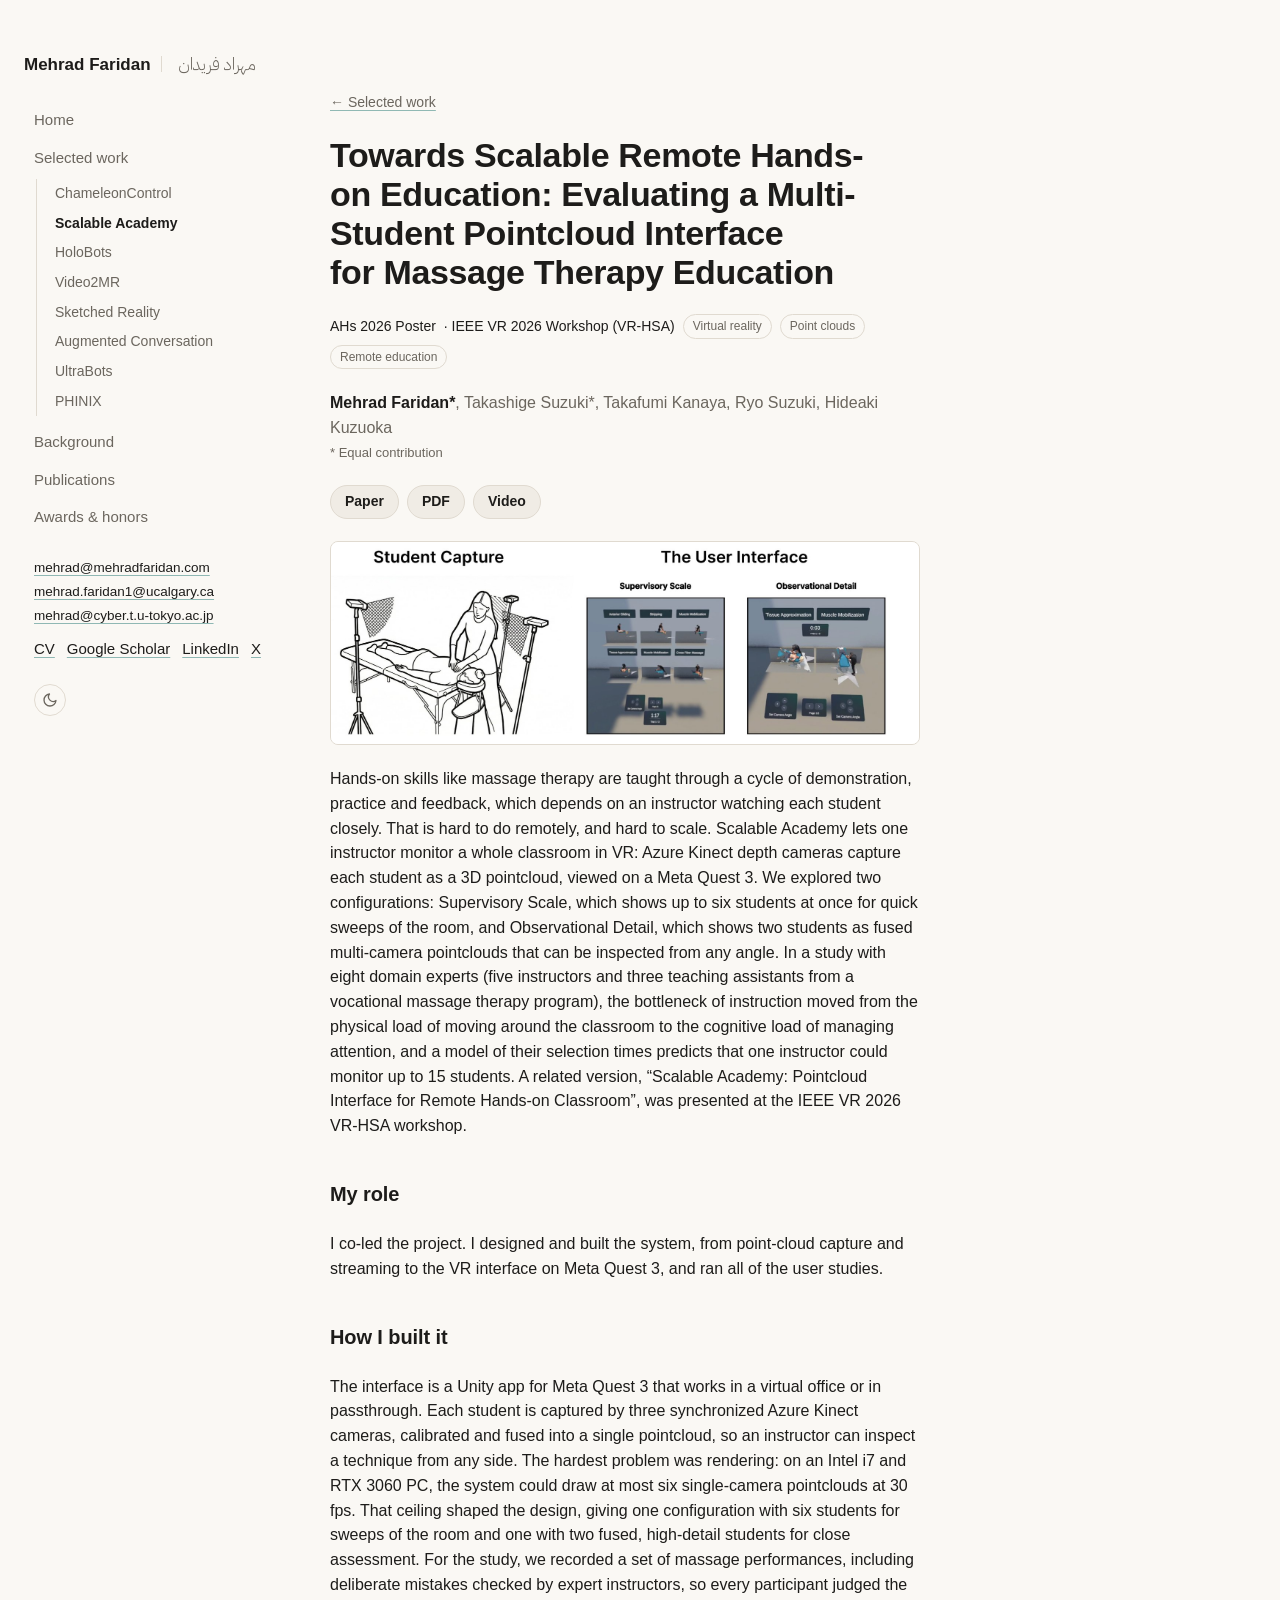
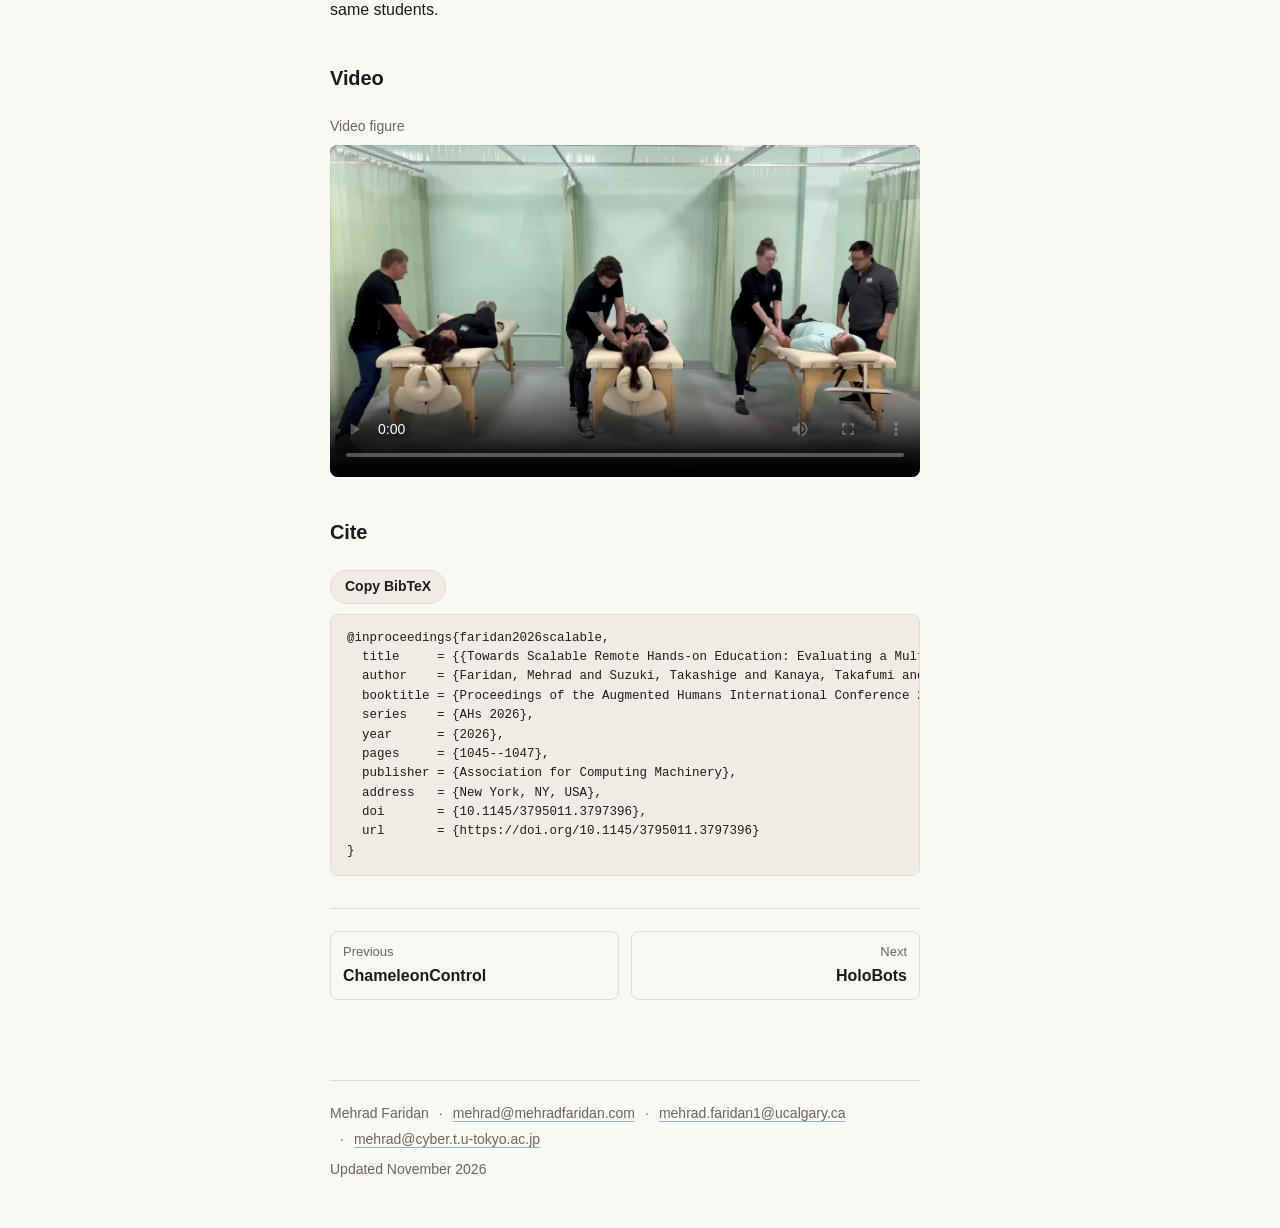
<file: work/scalable-academy/index.html>
<!doctype html>
<html lang="en">
<head>
<meta charset="utf-8">
<meta name="viewport" content="width=device-width, initial-scale=1, viewport-fit=cover">
<title>Scalable Academy | Mehrad Faridan</title>
<meta name="description" content="A VR view that shows 3D pointclouds of up to six students at once. In a study with eight massage therapy experts, the bottleneck shifted from walking the classroom to managing attention, and a model of the results predicts one instructor could monitor up to 15 students.">
<link rel="canonical" href="https://mehradfaridan.com/work/scalable-academy/">
<meta property="og:type" content="article">
<meta property="og:site_name" content="Mehrad Faridan">
<meta property="og:title" content="Scalable Academy | Mehrad Faridan">
<meta property="og:description" content="A VR view that shows 3D pointclouds of up to six students at once. In a study with eight massage therapy experts, the bottleneck shifted from walking the classroom to managing attention, and a model of the results predicts one instructor could monitor up to 15 students.">
<meta property="og:url" content="https://mehradfaridan.com/work/scalable-academy/">
<meta property="og:image" content="https://mehradfaridan.com/images/og/scalable-academy.jpg">
<meta property="og:image:width" content="1200">
<meta property="og:image:height" content="630">
<meta name="twitter:card" content="summary_large_image">
<meta name="twitter:site" content="@MehradFaridan">
<link rel="stylesheet" href="/assets/site.css">
<script src="/assets/theme.js"></script>
<script src="/assets/analytics.js" defer></script>
<script src="/assets/nav.js" defer></script>
</head>
<body>

<div class="shell">
  <header class="topbar">
    <a class="brand" href="/#top">Mehrad Faridan<span class="sep" aria-hidden="true"></span> <span class="native" lang="fa" dir="rtl">مهراد فریدان</span></a>
    <button type="button" class="menu-btn" aria-label="Open menu" aria-expanded="false" aria-controls="sidebar"><svg viewBox="0 0 24 24" fill="none" stroke="currentColor" stroke-width="2" stroke-linecap="round" aria-hidden="true"><path d="M4 7h16M4 12h16M4 17h16"/></svg></button>
  </header>

  <aside class="sidebar" id="sidebar" aria-label="Site navigation">
    <div class="side-head">
      <a class="brand" href="/#top">Mehrad Faridan<span class="sep" aria-hidden="true"></span> <span class="native" lang="fa" dir="rtl">مهراد فریدان</span></a>
      <button type="button" class="menu-close" aria-label="Close menu"><svg viewBox="0 0 24 24" fill="none" stroke="currentColor" stroke-width="2" stroke-linecap="round" aria-hidden="true"><path d="M6 6l12 12M18 6L6 18"/></svg></button>
    </div>
    <nav class="side-nav" aria-label="Sections">
      <a href="/#top" data-section="top">Home</a>
      <a href="/#work" data-section="work">Selected work</a>
      <ul class="side-projects">
          <li><a href="/work/chameleoncontrol/">ChameleonControl</a></li>
          <li><a href="/work/scalable-academy/" aria-current="page">Scalable Academy</a></li>
          <li><a href="/work/holobots/">HoloBots</a></li>
          <li><a href="/work/video2mr/">Video2MR</a></li>
          <li><a href="/work/sketched-reality/">Sketched Reality</a></li>
          <li><a href="/work/augmented-conversation/">Augmented Conversation</a></li>
          <li><a href="/work/ultrabots/">UltraBots</a></li>
          <li><a href="/work/phinix/">PHINIX</a></li>
      </ul>
      <a href="/#background" data-section="background">Background</a>
      <a href="/#publications" data-section="publications">Publications</a>
      <a href="/#awards" data-section="awards">Awards &amp; honors</a>
    </nav>
    <div class="side-links">
      <div class="side-email"><a href="mailto:mehrad@mehradfaridan.com">mehrad@mehradfaridan.com</a><a href="mailto:mehrad.faridan1@ucalgary.ca">mehrad.faridan1@ucalgary.ca</a><a href="mailto:mehrad@cyber.t.u-tokyo.ac.jp">mehrad@cyber.t.u-tokyo.ac.jp</a></div>
      <a href="/Mehrad_Faridan_CV.pdf">CV</a>
      <a href="https://scholar.google.ca/citations?user=amh7v2EAAAAJ&amp;hl=en">Google Scholar</a>
      <a href="https://www.linkedin.com/in/mehradfaridan/">LinkedIn</a>
      <a href="https://x.com/MehradFaridan">X</a>
    </div>
    <button type="button" class="theme-toggle" aria-label="Switch color theme"><svg class="moon" viewBox="0 0 24 24" fill="none" stroke="currentColor" stroke-width="2" stroke-linecap="round" stroke-linejoin="round" aria-hidden="true"><path d="M21 12.8A9 9 0 1 1 11.2 3a7 7 0 0 0 9.8 9.8z"/></svg><svg class="sun" viewBox="0 0 24 24" fill="none" stroke="currentColor" stroke-width="2" stroke-linecap="round" aria-hidden="true"><circle cx="12" cy="12" r="4"/><path d="M12 2v2M12 20v2M4.9 4.9l1.4 1.4M17.7 17.7l1.4 1.4M2 12h2M20 12h2M4.9 19.1l1.4-1.4M17.7 6.3l1.4-1.4"/></svg></button>
  </aside>
  <div class="scrim" hidden></div>

  <div class="wrap">

  <main>
    <article class="paper">
      <a class="crumb" href="/#work">← Selected work</a>
      <h1>Towards Scalable Remote Hands-on Education: Evaluating a Multi-Student Pointcloud Interface for Massage Therapy Education</h1>
      <div class="tags"><span>AHs 2026 Poster</span><span>· IEEE VR 2026 Workshop (VR-HSA)</span><span class="chip">Virtual reality</span><span class="chip">Point clouds</span><span class="chip">Remote education</span></div>
      <p class="authors"><b>Mehrad Faridan*</b>, Takashige Suzuki*, Takafumi Kanaya, Ryo Suzuki, Hideaki Kuzuoka<span class="eq">* Equal contribution</span></p>
      <div class="buttons"><a class="btn" href="https://doi.org/10.1145/3795011.3797396">Paper</a><a class="btn" href="https://dl.acm.org/doi/pdf/10.1145/3795011.3797396">PDF</a><a class="btn" href="#videos">Video</a></div>
      <figure class="hero"><img src="/images/scalable-academy.jpg" alt="Left: a student practising massage on a table, captured by depth cameras on stands. Right: the instructor’s VR interface in Supervisory Scale mode, showing many student pointclouds, and Observational Detail mode, showing two up close"></figure>
      <p>Hands-on skills like massage therapy are taught through a cycle of demonstration, practice and feedback, which depends on an instructor watching each student closely. That is hard to do remotely, and hard to scale. Scalable Academy lets one instructor monitor a whole classroom in VR: Azure Kinect depth cameras capture each student as a 3D pointcloud, viewed on a Meta Quest 3. We explored two configurations: Supervisory Scale, which shows up to six students at once for quick sweeps of the room, and Observational Detail, which shows two students as fused multi-camera pointclouds that can be inspected from any angle. In a study with eight domain experts (five instructors and three teaching assistants from a vocational massage therapy program), the bottleneck of instruction moved from the physical load of moving around the classroom to the cognitive load of managing attention, and a model of their selection times predicts that one instructor could monitor up to 15 students. A related version, “Scalable Academy: Pointcloud Interface for Remote Hands-on Classroom”, was presented at the IEEE VR 2026 VR-HSA workshop.</p>
      <h2 id="role">My role</h2>
      <p>I co-led the project. I designed and built the system, from point-cloud capture and streaming to the VR interface on Meta Quest 3, and ran all of the user studies.</p>
      <h2 id="build">How I built it</h2>
      <p>The interface is a Unity app for Meta Quest 3 that works in a virtual office or in passthrough. Each student is captured by three synchronized Azure Kinect cameras, calibrated and fused into a single pointcloud, so an instructor can inspect a technique from any side. The hardest problem was rendering: on an Intel i7 and RTX 3060 PC, the system could draw at most six single-camera pointclouds at 30 fps. That ceiling shaped the design, giving one configuration with six students for sweeps of the room and one with two fused, high-detail students for close assessment. For the study, we recorded a set of massage performances, including deliberate mistakes checked by expert instructors, so every participant judged the same students.</p>
      <h2 id="videos">Video</h2>
      <div class="videos"><div class="video"><span>Video figure</span><div class="frame"><video controls preload="metadata" playsinline poster="/images/scalable-academy-video.jpg" src="/videos/scalable-academy.mp4" title="Scalable Academy video figure"></video></div></div></div>
      <h2 id="cite">Cite</h2>
      <div class="cite">
        <button type="button" class="btn" data-copy="bibtex">Copy BibTeX</button>
        <pre id="bibtex">@inproceedings{faridan2026scalable,
  title     = {{Towards Scalable Remote Hands-on Education: Evaluating a Multi-Student Pointcloud Interface for Massage Therapy Education}},
  author    = {Faridan, Mehrad and Suzuki, Takashige and Kanaya, Takafumi and Suzuki, Ryo and Kuzuoka, Hideaki},
  booktitle = {Proceedings of the Augmented Humans International Conference 2026},
  series    = {AHs 2026},
  year      = {2026},
  pages     = {1045--1047},
  publisher = {Association for Computing Machinery},
  address   = {New York, NY, USA},
  doi       = {10.1145/3795011.3797396},
  url       = {https://doi.org/10.1145/3795011.3797396}
}</pre>
      </div>
      <nav class="pager" aria-label="More projects">
        <a class="prev" href="/work/chameleoncontrol/"><small>Previous</small><b>ChameleonControl</b></a>
        <a class="next" href="/work/holobots/"><small>Next</small><b>HoloBots</b></a>
      </nav>
    </article>
  </main>

  <footer>
    <div class="contact"><span>Mehrad Faridan</span><span><a href="mailto:mehrad@mehradfaridan.com">mehrad@mehradfaridan.com</a></span><span><a href="mailto:mehrad.faridan1@ucalgary.ca">mehrad.faridan1@ucalgary.ca</a></span><span><a href="mailto:mehrad@cyber.t.u-tokyo.ac.jp">mehrad@cyber.t.u-tokyo.ac.jp</a></span></div>
    <span>Updated November 2026</span>
  </footer>
  </div>
</div>

<script src="/assets/copy.js" defer></script>
</body>
</html>
</file>
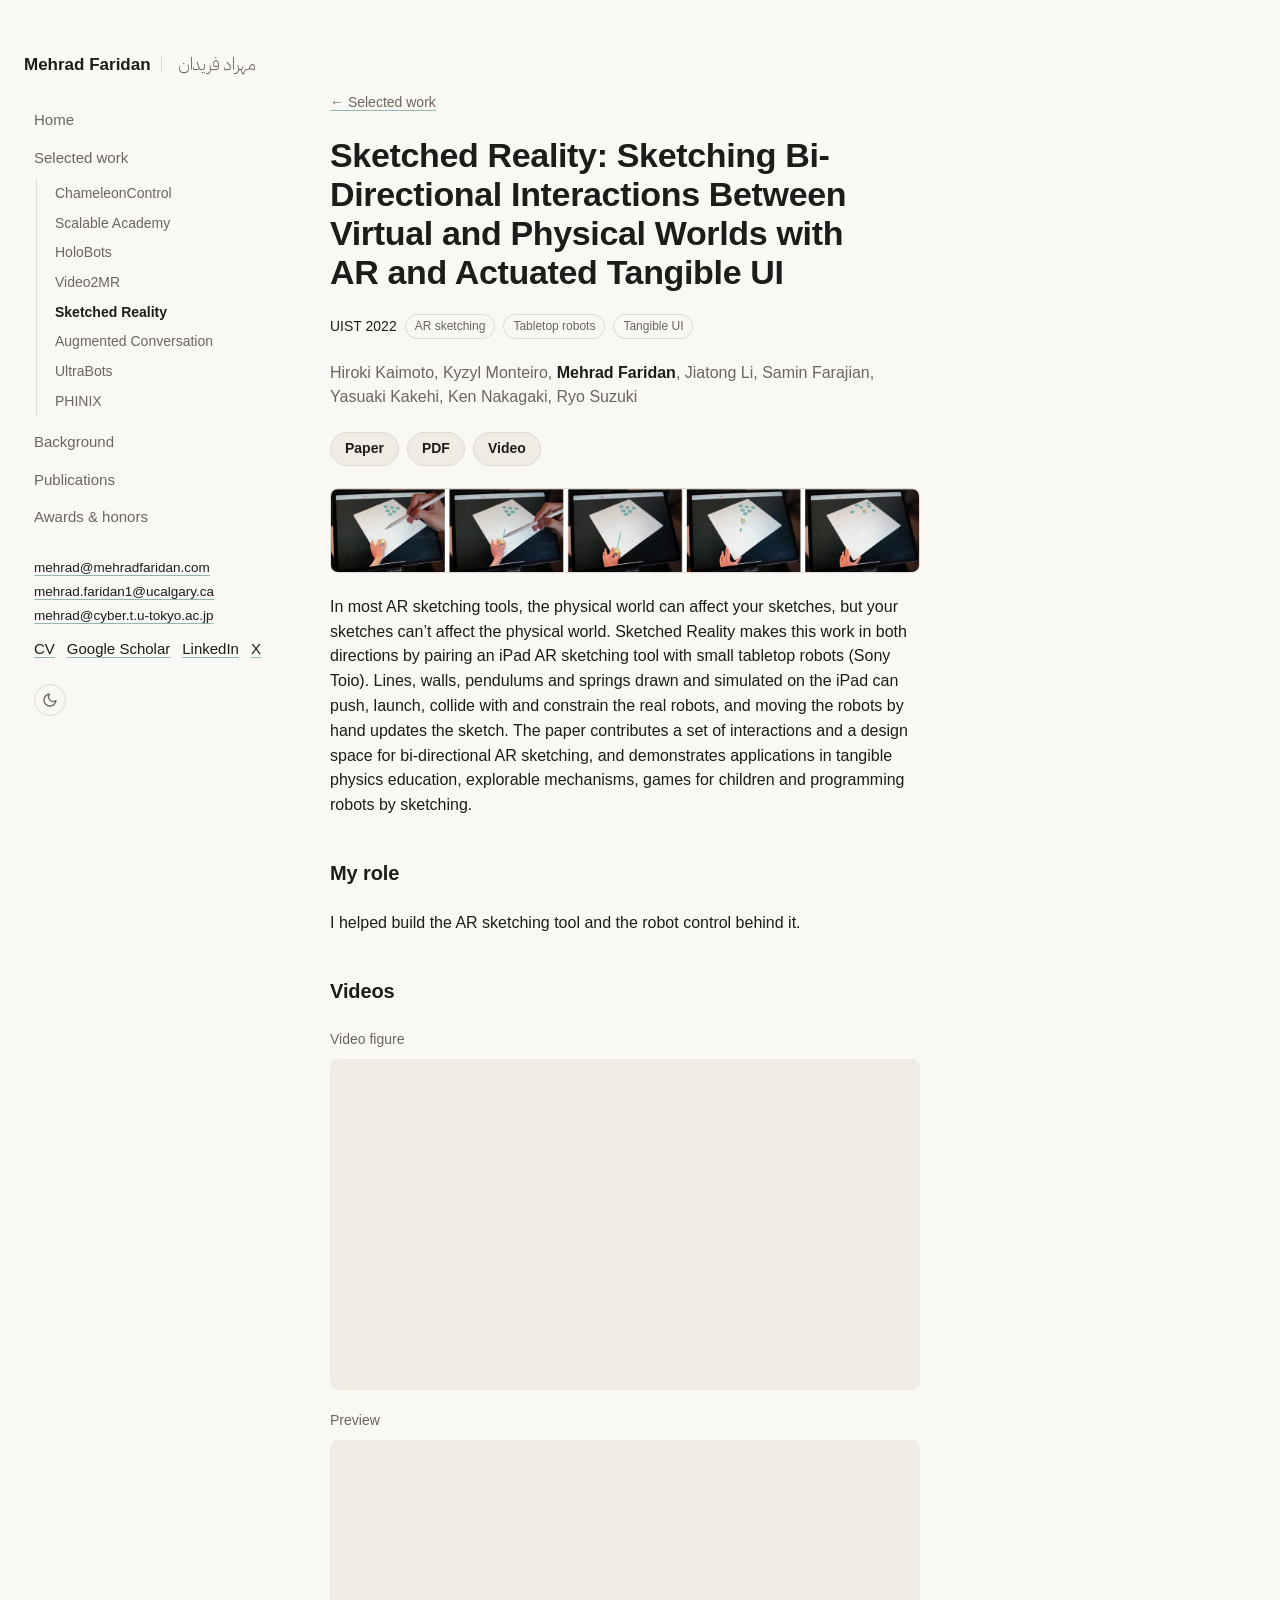
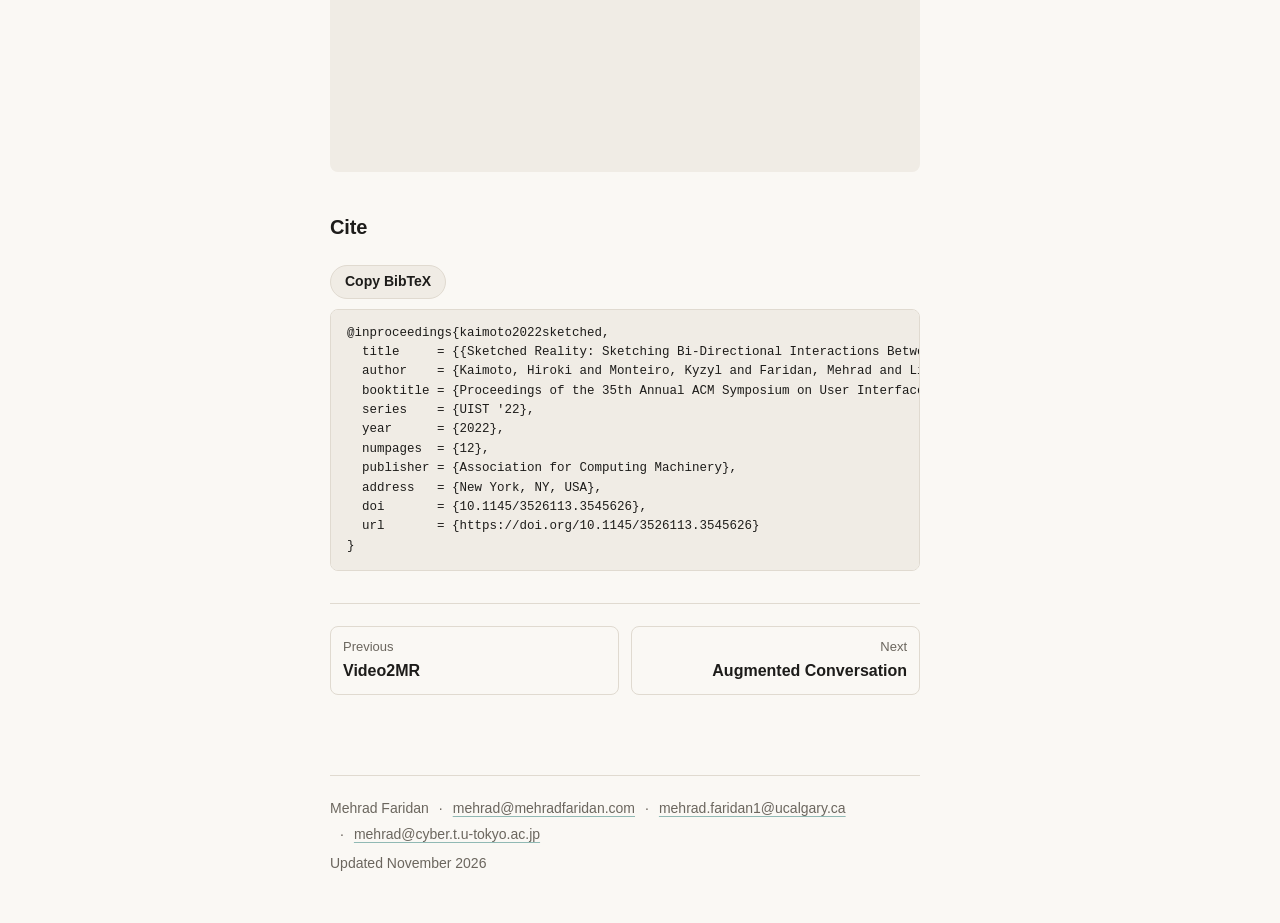
<file: work/sketched-reality/index.html>
<!doctype html>
<html lang="en">
<head>
<meta charset="utf-8">
<meta name="viewport" content="width=device-width, initial-scale=1, viewport-fit=cover">
<title>Sketched Reality | Mehrad Faridan</title>
<meta name="description" content="Sketch in AR to define how virtual objects and small tabletop robots affect each other, in both directions.">
<link rel="canonical" href="https://mehradfaridan.com/work/sketched-reality/">
<meta property="og:type" content="article">
<meta property="og:site_name" content="Mehrad Faridan">
<meta property="og:title" content="Sketched Reality | Mehrad Faridan">
<meta property="og:description" content="Sketch in AR to define how virtual objects and small tabletop robots affect each other, in both directions.">
<meta property="og:url" content="https://mehradfaridan.com/work/sketched-reality/">
<meta property="og:image" content="https://mehradfaridan.com/images/og/sketched-reality.jpg">
<meta property="og:image:width" content="1200">
<meta property="og:image:height" content="630">
<meta name="twitter:card" content="summary_large_image">
<meta name="twitter:site" content="@MehradFaridan">
<link rel="stylesheet" href="/assets/site.css">
<script src="/assets/theme.js"></script>
<script src="/assets/analytics.js" defer></script>
<script src="/assets/nav.js" defer></script>
</head>
<body>

<div class="shell">
  <header class="topbar">
    <a class="brand" href="/#top">Mehrad Faridan<span class="sep" aria-hidden="true"></span> <span class="native" lang="fa" dir="rtl">مهراد فریدان</span></a>
    <button type="button" class="menu-btn" aria-label="Open menu" aria-expanded="false" aria-controls="sidebar"><svg viewBox="0 0 24 24" fill="none" stroke="currentColor" stroke-width="2" stroke-linecap="round" aria-hidden="true"><path d="M4 7h16M4 12h16M4 17h16"/></svg></button>
  </header>

  <aside class="sidebar" id="sidebar" aria-label="Site navigation">
    <div class="side-head">
      <a class="brand" href="/#top">Mehrad Faridan<span class="sep" aria-hidden="true"></span> <span class="native" lang="fa" dir="rtl">مهراد فریدان</span></a>
      <button type="button" class="menu-close" aria-label="Close menu"><svg viewBox="0 0 24 24" fill="none" stroke="currentColor" stroke-width="2" stroke-linecap="round" aria-hidden="true"><path d="M6 6l12 12M18 6L6 18"/></svg></button>
    </div>
    <nav class="side-nav" aria-label="Sections">
      <a href="/#top" data-section="top">Home</a>
      <a href="/#work" data-section="work">Selected work</a>
      <ul class="side-projects">
          <li><a href="/work/chameleoncontrol/">ChameleonControl</a></li>
          <li><a href="/work/scalable-academy/">Scalable Academy</a></li>
          <li><a href="/work/holobots/">HoloBots</a></li>
          <li><a href="/work/video2mr/">Video2MR</a></li>
          <li><a href="/work/sketched-reality/" aria-current="page">Sketched Reality</a></li>
          <li><a href="/work/augmented-conversation/">Augmented Conversation</a></li>
          <li><a href="/work/ultrabots/">UltraBots</a></li>
          <li><a href="/work/phinix/">PHINIX</a></li>
      </ul>
      <a href="/#background" data-section="background">Background</a>
      <a href="/#publications" data-section="publications">Publications</a>
      <a href="/#awards" data-section="awards">Awards &amp; honors</a>
    </nav>
    <div class="side-links">
      <div class="side-email"><a href="mailto:mehrad@mehradfaridan.com">mehrad@mehradfaridan.com</a><a href="mailto:mehrad.faridan1@ucalgary.ca">mehrad.faridan1@ucalgary.ca</a><a href="mailto:mehrad@cyber.t.u-tokyo.ac.jp">mehrad@cyber.t.u-tokyo.ac.jp</a></div>
      <a href="/Mehrad_Faridan_CV.pdf">CV</a>
      <a href="https://scholar.google.ca/citations?user=amh7v2EAAAAJ&amp;hl=en">Google Scholar</a>
      <a href="https://www.linkedin.com/in/mehradfaridan/">LinkedIn</a>
      <a href="https://x.com/MehradFaridan">X</a>
    </div>
    <button type="button" class="theme-toggle" aria-label="Switch color theme"><svg class="moon" viewBox="0 0 24 24" fill="none" stroke="currentColor" stroke-width="2" stroke-linecap="round" stroke-linejoin="round" aria-hidden="true"><path d="M21 12.8A9 9 0 1 1 11.2 3a7 7 0 0 0 9.8 9.8z"/></svg><svg class="sun" viewBox="0 0 24 24" fill="none" stroke="currentColor" stroke-width="2" stroke-linecap="round" aria-hidden="true"><circle cx="12" cy="12" r="4"/><path d="M12 2v2M12 20v2M4.9 4.9l1.4 1.4M17.7 17.7l1.4 1.4M2 12h2M20 12h2M4.9 19.1l1.4-1.4M17.7 6.3l1.4-1.4"/></svg></button>
  </aside>
  <div class="scrim" hidden></div>

  <div class="wrap">

  <main>
    <article class="paper">
      <a class="crumb" href="/#work">← Selected work</a>
      <h1>Sketched Reality: Sketching Bi-Directional Interactions Between Virtual and Physical Worlds with AR and Actuated Tangible UI</h1>
      <div class="tags"><span>UIST 2022</span><span class="chip">AR sketching</span><span class="chip">Tabletop robots</span><span class="chip">Tangible UI</span></div>
      <p class="authors">Hiroki Kaimoto, Kyzyl Monteiro, <b>Mehrad Faridan</b>, Jiatong Li, Samin Farajian, Yasuaki Kakehi, Ken Nakagaki, Ryo Suzuki</p>
      <div class="buttons"><a class="btn" href="https://doi.org/10.1145/3526113.3545626">Paper</a><a class="btn" href="https://arxiv.org/pdf/2208.06341">PDF</a><a class="btn" href="https://www.youtube.com/watch?v=xy-IeVgoEpY">Video</a></div>
      <figure class="hero"><img src="/images/sketched-reality.jpg" alt="Five iPad frames: a user sketches a spring behind a small robot, which is then launched across the table by the virtual spring"></figure>
      <p>In most AR sketching tools, the physical world can affect your sketches, but your sketches can’t affect the physical world. Sketched Reality makes this work in both directions by pairing an iPad AR sketching tool with small tabletop robots (Sony Toio). Lines, walls, pendulums and springs drawn and simulated on the iPad can push, launch, collide with and constrain the real robots, and moving the robots by hand updates the sketch. The paper contributes a set of interactions and a design space for bi-directional AR sketching, and demonstrates applications in tangible physics education, explorable mechanisms, games for children and programming robots by sketching.</p>
      <h2 id="role">My role</h2>
      <p>I helped build the AR sketching tool and the robot control behind it.</p>
      <h2 id="videos">Videos</h2>
      <div class="videos"><div class="video"><span>Video figure</span><div class="frame"><iframe src="https://www.youtube-nocookie.com/embed/xy-IeVgoEpY" title="Sketched Reality video figure" loading="lazy" allow="accelerometer; encrypted-media; gyroscope; picture-in-picture; fullscreen" referrerpolicy="strict-origin-when-cross-origin" allowfullscreen></iframe></div></div><div class="video"><span>Preview</span><div class="frame"><iframe src="https://www.youtube-nocookie.com/embed/pN7QlnHTW3A" title="Sketched Reality preview" loading="lazy" allow="accelerometer; encrypted-media; gyroscope; picture-in-picture; fullscreen" referrerpolicy="strict-origin-when-cross-origin" allowfullscreen></iframe></div></div></div>
      <h2 id="cite">Cite</h2>
      <div class="cite">
        <button type="button" class="btn" data-copy="bibtex">Copy BibTeX</button>
        <pre id="bibtex">@inproceedings{kaimoto2022sketched,
  title     = {{Sketched Reality: Sketching Bi-Directional Interactions Between Virtual and Physical Worlds with AR and Actuated Tangible UI}},
  author    = {Kaimoto, Hiroki and Monteiro, Kyzyl and Faridan, Mehrad and Li, Jiatong and Farajian, Samin and Kakehi, Yasuaki and Nakagaki, Ken and Suzuki, Ryo},
  booktitle = {Proceedings of the 35th Annual ACM Symposium on User Interface Software and Technology},
  series    = {UIST &#x27;22},
  year      = {2022},
  numpages  = {12},
  publisher = {Association for Computing Machinery},
  address   = {New York, NY, USA},
  doi       = {10.1145/3526113.3545626},
  url       = {https://doi.org/10.1145/3526113.3545626}
}</pre>
      </div>
      <nav class="pager" aria-label="More projects">
        <a class="prev" href="/work/video2mr/"><small>Previous</small><b>Video2MR</b></a>
        <a class="next" href="/work/augmented-conversation/"><small>Next</small><b>Augmented Conversation</b></a>
      </nav>
    </article>
  </main>

  <footer>
    <div class="contact"><span>Mehrad Faridan</span><span><a href="mailto:mehrad@mehradfaridan.com">mehrad@mehradfaridan.com</a></span><span><a href="mailto:mehrad.faridan1@ucalgary.ca">mehrad.faridan1@ucalgary.ca</a></span><span><a href="mailto:mehrad@cyber.t.u-tokyo.ac.jp">mehrad@cyber.t.u-tokyo.ac.jp</a></span></div>
    <span>Updated November 2026</span>
  </footer>
  </div>
</div>

<script src="/assets/copy.js" defer></script>
</body>
</html>
</file>
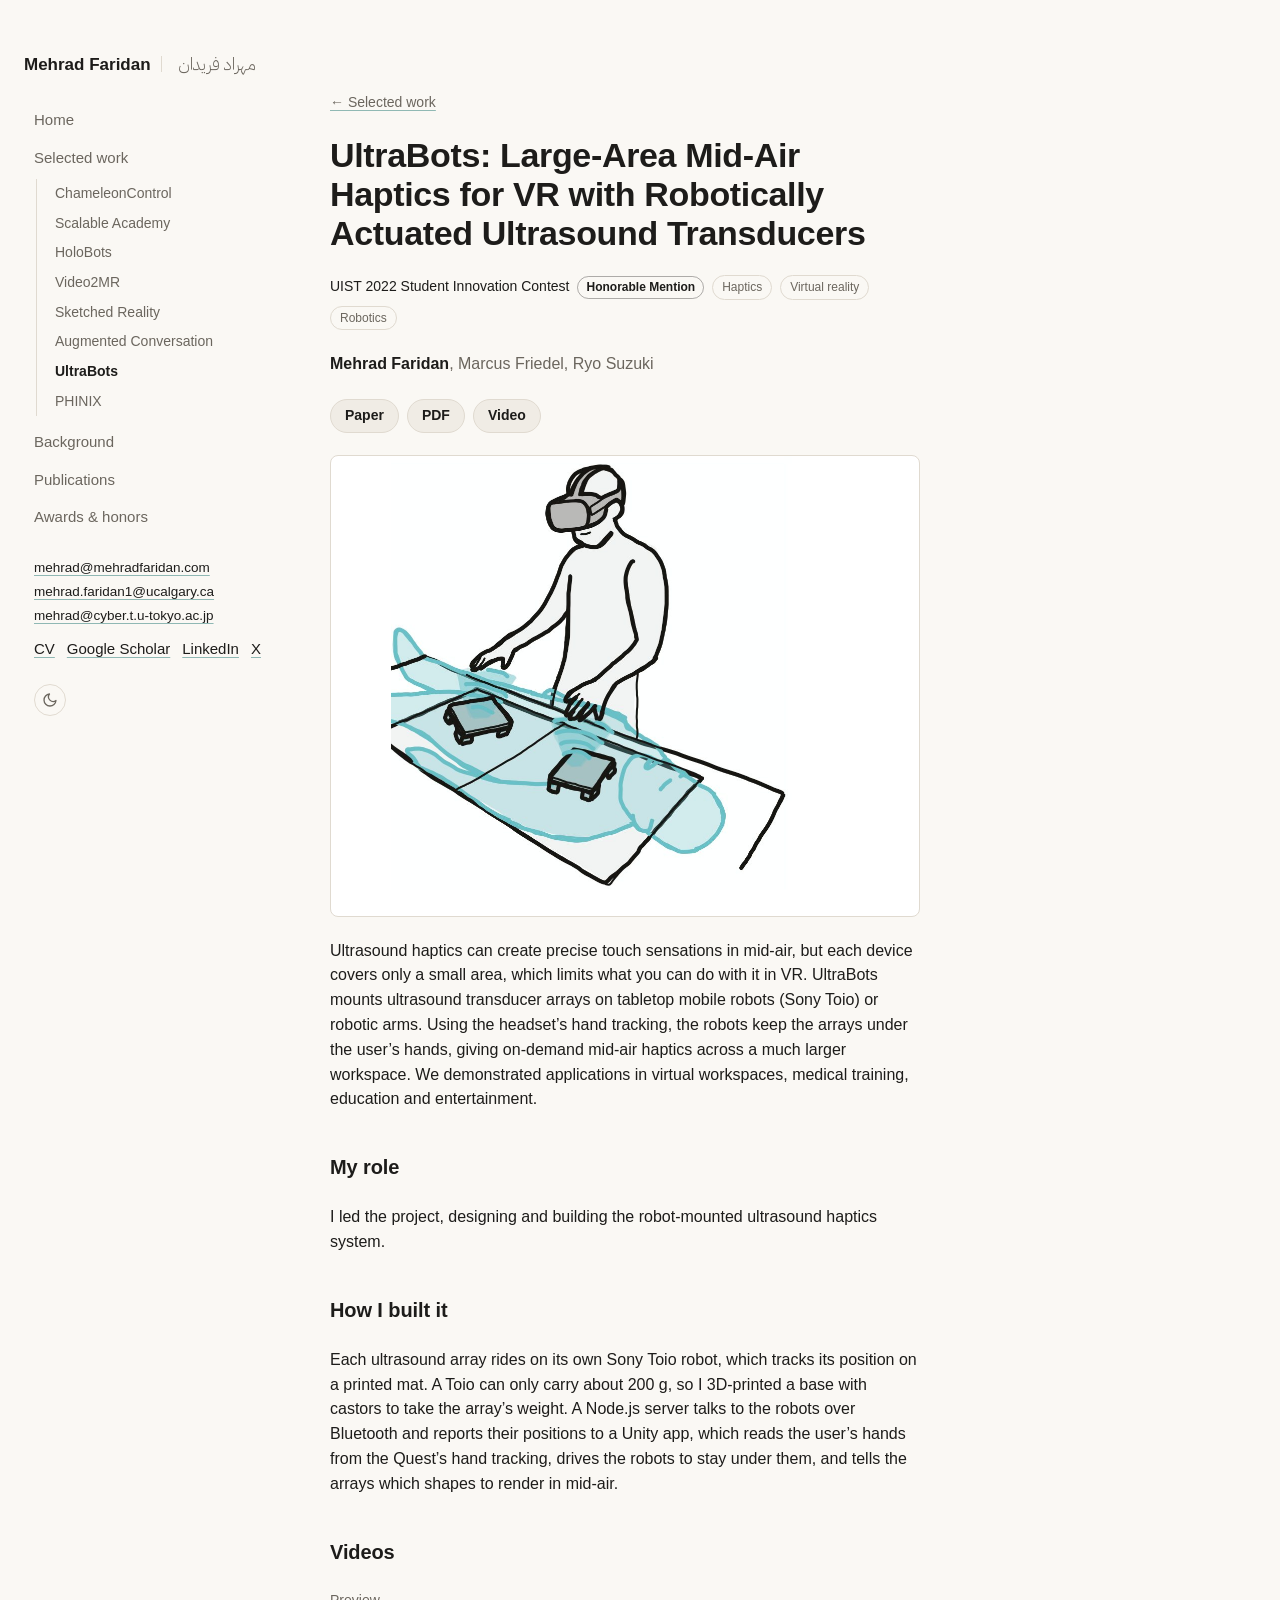
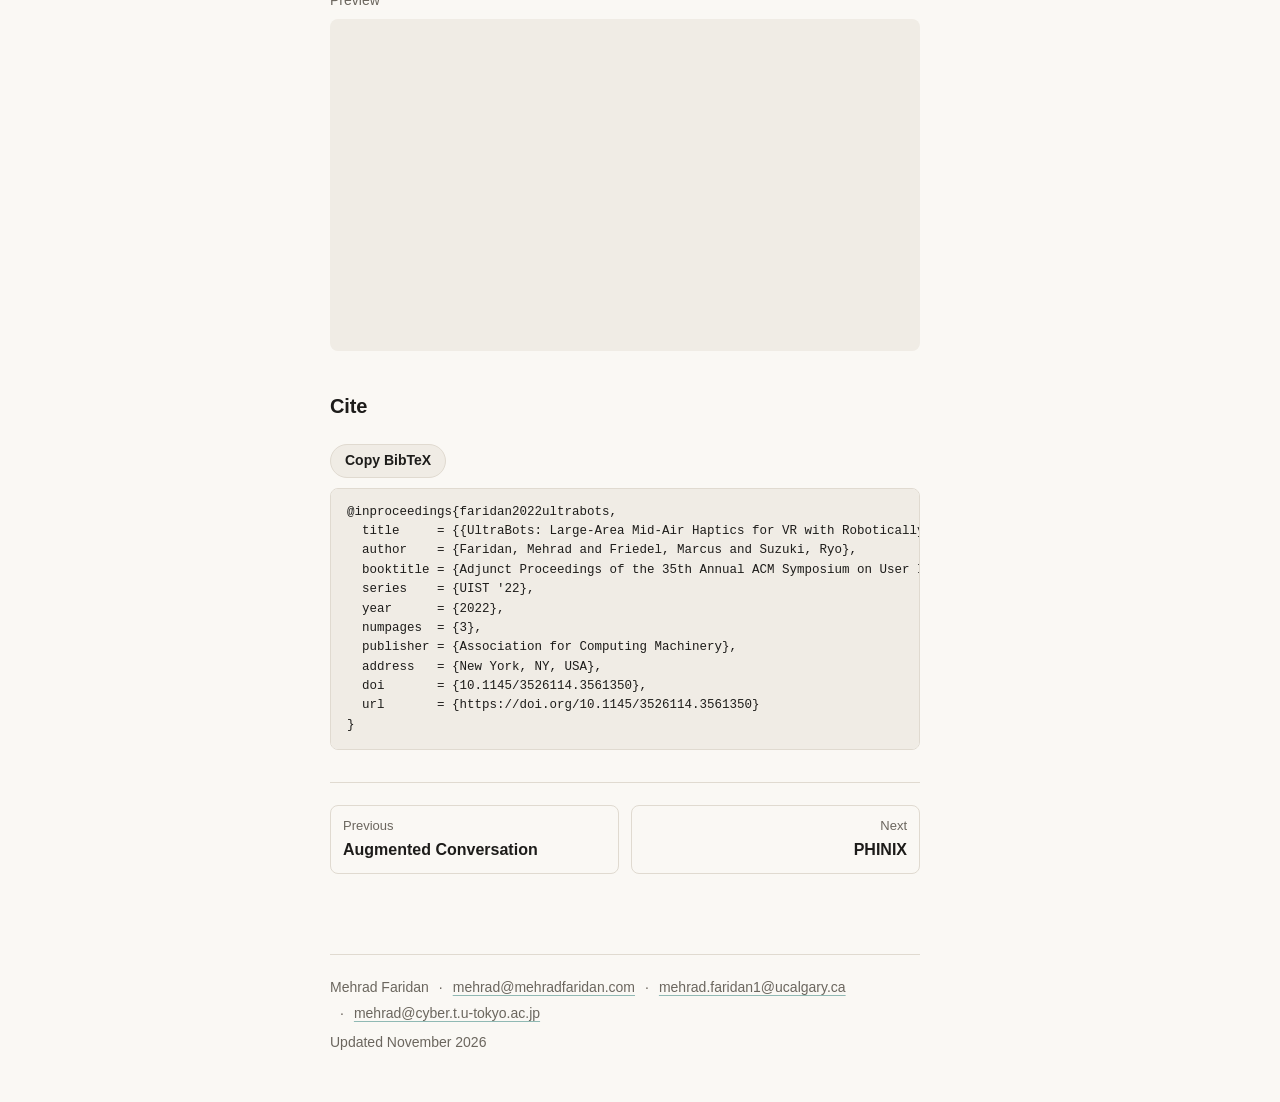
<file: work/ultrabots/index.html>
<!doctype html>
<html lang="en">
<head>
<meta charset="utf-8">
<meta name="viewport" content="width=device-width, initial-scale=1, viewport-fit=cover">
<title>UltraBots | Mehrad Faridan</title>
<meta name="description" content="Robot-mounted ultrasound arrays move with you to deliver mid-air touch feedback across a large VR space.">
<link rel="canonical" href="https://mehradfaridan.com/work/ultrabots/">
<meta property="og:type" content="article">
<meta property="og:site_name" content="Mehrad Faridan">
<meta property="og:title" content="UltraBots | Mehrad Faridan">
<meta property="og:description" content="Robot-mounted ultrasound arrays move with you to deliver mid-air touch feedback across a large VR space.">
<meta property="og:url" content="https://mehradfaridan.com/work/ultrabots/">
<meta property="og:image" content="https://mehradfaridan.com/images/og/ultrabots.jpg">
<meta property="og:image:width" content="1200">
<meta property="og:image:height" content="630">
<meta name="twitter:card" content="summary_large_image">
<meta name="twitter:site" content="@MehradFaridan">
<link rel="stylesheet" href="/assets/site.css">
<script src="/assets/theme.js"></script>
<script src="/assets/analytics.js" defer></script>
<script src="/assets/nav.js" defer></script>
</head>
<body>

<div class="shell">
  <header class="topbar">
    <a class="brand" href="/#top">Mehrad Faridan<span class="sep" aria-hidden="true"></span> <span class="native" lang="fa" dir="rtl">مهراد فریدان</span></a>
    <button type="button" class="menu-btn" aria-label="Open menu" aria-expanded="false" aria-controls="sidebar"><svg viewBox="0 0 24 24" fill="none" stroke="currentColor" stroke-width="2" stroke-linecap="round" aria-hidden="true"><path d="M4 7h16M4 12h16M4 17h16"/></svg></button>
  </header>

  <aside class="sidebar" id="sidebar" aria-label="Site navigation">
    <div class="side-head">
      <a class="brand" href="/#top">Mehrad Faridan<span class="sep" aria-hidden="true"></span> <span class="native" lang="fa" dir="rtl">مهراد فریدان</span></a>
      <button type="button" class="menu-close" aria-label="Close menu"><svg viewBox="0 0 24 24" fill="none" stroke="currentColor" stroke-width="2" stroke-linecap="round" aria-hidden="true"><path d="M6 6l12 12M18 6L6 18"/></svg></button>
    </div>
    <nav class="side-nav" aria-label="Sections">
      <a href="/#top" data-section="top">Home</a>
      <a href="/#work" data-section="work">Selected work</a>
      <ul class="side-projects">
          <li><a href="/work/chameleoncontrol/">ChameleonControl</a></li>
          <li><a href="/work/scalable-academy/">Scalable Academy</a></li>
          <li><a href="/work/holobots/">HoloBots</a></li>
          <li><a href="/work/video2mr/">Video2MR</a></li>
          <li><a href="/work/sketched-reality/">Sketched Reality</a></li>
          <li><a href="/work/augmented-conversation/">Augmented Conversation</a></li>
          <li><a href="/work/ultrabots/" aria-current="page">UltraBots</a></li>
          <li><a href="/work/phinix/">PHINIX</a></li>
      </ul>
      <a href="/#background" data-section="background">Background</a>
      <a href="/#publications" data-section="publications">Publications</a>
      <a href="/#awards" data-section="awards">Awards &amp; honors</a>
    </nav>
    <div class="side-links">
      <div class="side-email"><a href="mailto:mehrad@mehradfaridan.com">mehrad@mehradfaridan.com</a><a href="mailto:mehrad.faridan1@ucalgary.ca">mehrad.faridan1@ucalgary.ca</a><a href="mailto:mehrad@cyber.t.u-tokyo.ac.jp">mehrad@cyber.t.u-tokyo.ac.jp</a></div>
      <a href="/Mehrad_Faridan_CV.pdf">CV</a>
      <a href="https://scholar.google.ca/citations?user=amh7v2EAAAAJ&amp;hl=en">Google Scholar</a>
      <a href="https://www.linkedin.com/in/mehradfaridan/">LinkedIn</a>
      <a href="https://x.com/MehradFaridan">X</a>
    </div>
    <button type="button" class="theme-toggle" aria-label="Switch color theme"><svg class="moon" viewBox="0 0 24 24" fill="none" stroke="currentColor" stroke-width="2" stroke-linecap="round" stroke-linejoin="round" aria-hidden="true"><path d="M21 12.8A9 9 0 1 1 11.2 3a7 7 0 0 0 9.8 9.8z"/></svg><svg class="sun" viewBox="0 0 24 24" fill="none" stroke="currentColor" stroke-width="2" stroke-linecap="round" aria-hidden="true"><circle cx="12" cy="12" r="4"/><path d="M12 2v2M12 20v2M4.9 4.9l1.4 1.4M17.7 17.7l1.4 1.4M2 12h2M20 12h2M4.9 19.1l1.4-1.4M17.7 6.3l1.4-1.4"/></svg></button>
  </aside>
  <div class="scrim" hidden></div>

  <div class="wrap">

  <main>
    <article class="paper">
      <a class="crumb" href="/#work">← Selected work</a>
      <h1>UltraBots: Large-Area Mid-Air Haptics for VR with Robotically Actuated Ultrasound Transducers</h1>
      <div class="tags"><span>UIST 2022 Student Innovation Contest</span><span class="pill">Honorable Mention</span><span class="chip">Haptics</span><span class="chip">Virtual reality</span><span class="chip">Robotics</span></div>
      <p class="authors"><b>Mehrad Faridan</b>, Marcus Friedel, Ryo Suzuki</p>
      <div class="buttons"><a class="btn" href="https://doi.org/10.1145/3526114.3561350">Paper</a><a class="btn" href="https://arxiv.org/pdf/2210.01357">PDF</a><a class="btn" href="https://www.youtube.com/watch?v=jMYAQzzQ_PI">Video</a></div>
      <figure class="hero tall"><img src="/images/ultrabots.jpg" alt="Sketch of a VR user reaching over a table where two small robots carry ultrasound arrays beneath their hands"></figure>
      <p>Ultrasound haptics can create precise touch sensations in mid-air, but each device covers only a small area, which limits what you can do with it in VR. UltraBots mounts ultrasound transducer arrays on tabletop mobile robots (Sony Toio) or robotic arms. Using the headset’s hand tracking, the robots keep the arrays under the user’s hands, giving on-demand mid-air haptics across a much larger workspace. We demonstrated applications in virtual workspaces, medical training, education and entertainment.</p>
      <h2 id="role">My role</h2>
      <p>I led the project, designing and building the robot-mounted ultrasound haptics system.</p>
      <h2 id="build">How I built it</h2>
      <p>Each ultrasound array rides on its own Sony Toio robot, which tracks its position on a printed mat. A Toio can only carry about 200 g, so I 3D-printed a base with castors to take the array’s weight. A Node.js server talks to the robots over Bluetooth and reports their positions to a Unity app, which reads the user’s hands from the Quest’s hand tracking, drives the robots to stay under them, and tells the arrays which shapes to render in mid-air.</p>
      <h2 id="videos">Videos</h2>
      <div class="videos"><div class="video"><span>Preview</span><div class="frame"><iframe src="https://www.youtube-nocookie.com/embed/jMYAQzzQ_PI" title="UltraBots preview" loading="lazy" allow="accelerometer; encrypted-media; gyroscope; picture-in-picture; fullscreen" referrerpolicy="strict-origin-when-cross-origin" allowfullscreen></iframe></div></div></div>
      <h2 id="cite">Cite</h2>
      <div class="cite">
        <button type="button" class="btn" data-copy="bibtex">Copy BibTeX</button>
        <pre id="bibtex">@inproceedings{faridan2022ultrabots,
  title     = {{UltraBots: Large-Area Mid-Air Haptics for VR with Robotically Actuated Ultrasound Transducers}},
  author    = {Faridan, Mehrad and Friedel, Marcus and Suzuki, Ryo},
  booktitle = {Adjunct Proceedings of the 35th Annual ACM Symposium on User Interface Software and Technology},
  series    = {UIST &#x27;22},
  year      = {2022},
  numpages  = {3},
  publisher = {Association for Computing Machinery},
  address   = {New York, NY, USA},
  doi       = {10.1145/3526114.3561350},
  url       = {https://doi.org/10.1145/3526114.3561350}
}</pre>
      </div>
      <nav class="pager" aria-label="More projects">
        <a class="prev" href="/work/augmented-conversation/"><small>Previous</small><b>Augmented Conversation</b></a>
        <a class="next" href="/work/phinix/"><small>Next</small><b>PHINIX</b></a>
      </nav>
    </article>
  </main>

  <footer>
    <div class="contact"><span>Mehrad Faridan</span><span><a href="mailto:mehrad@mehradfaridan.com">mehrad@mehradfaridan.com</a></span><span><a href="mailto:mehrad.faridan1@ucalgary.ca">mehrad.faridan1@ucalgary.ca</a></span><span><a href="mailto:mehrad@cyber.t.u-tokyo.ac.jp">mehrad@cyber.t.u-tokyo.ac.jp</a></span></div>
    <span>Updated November 2026</span>
  </footer>
  </div>
</div>

<script src="/assets/copy.js" defer></script>
</body>
</html>
</file>
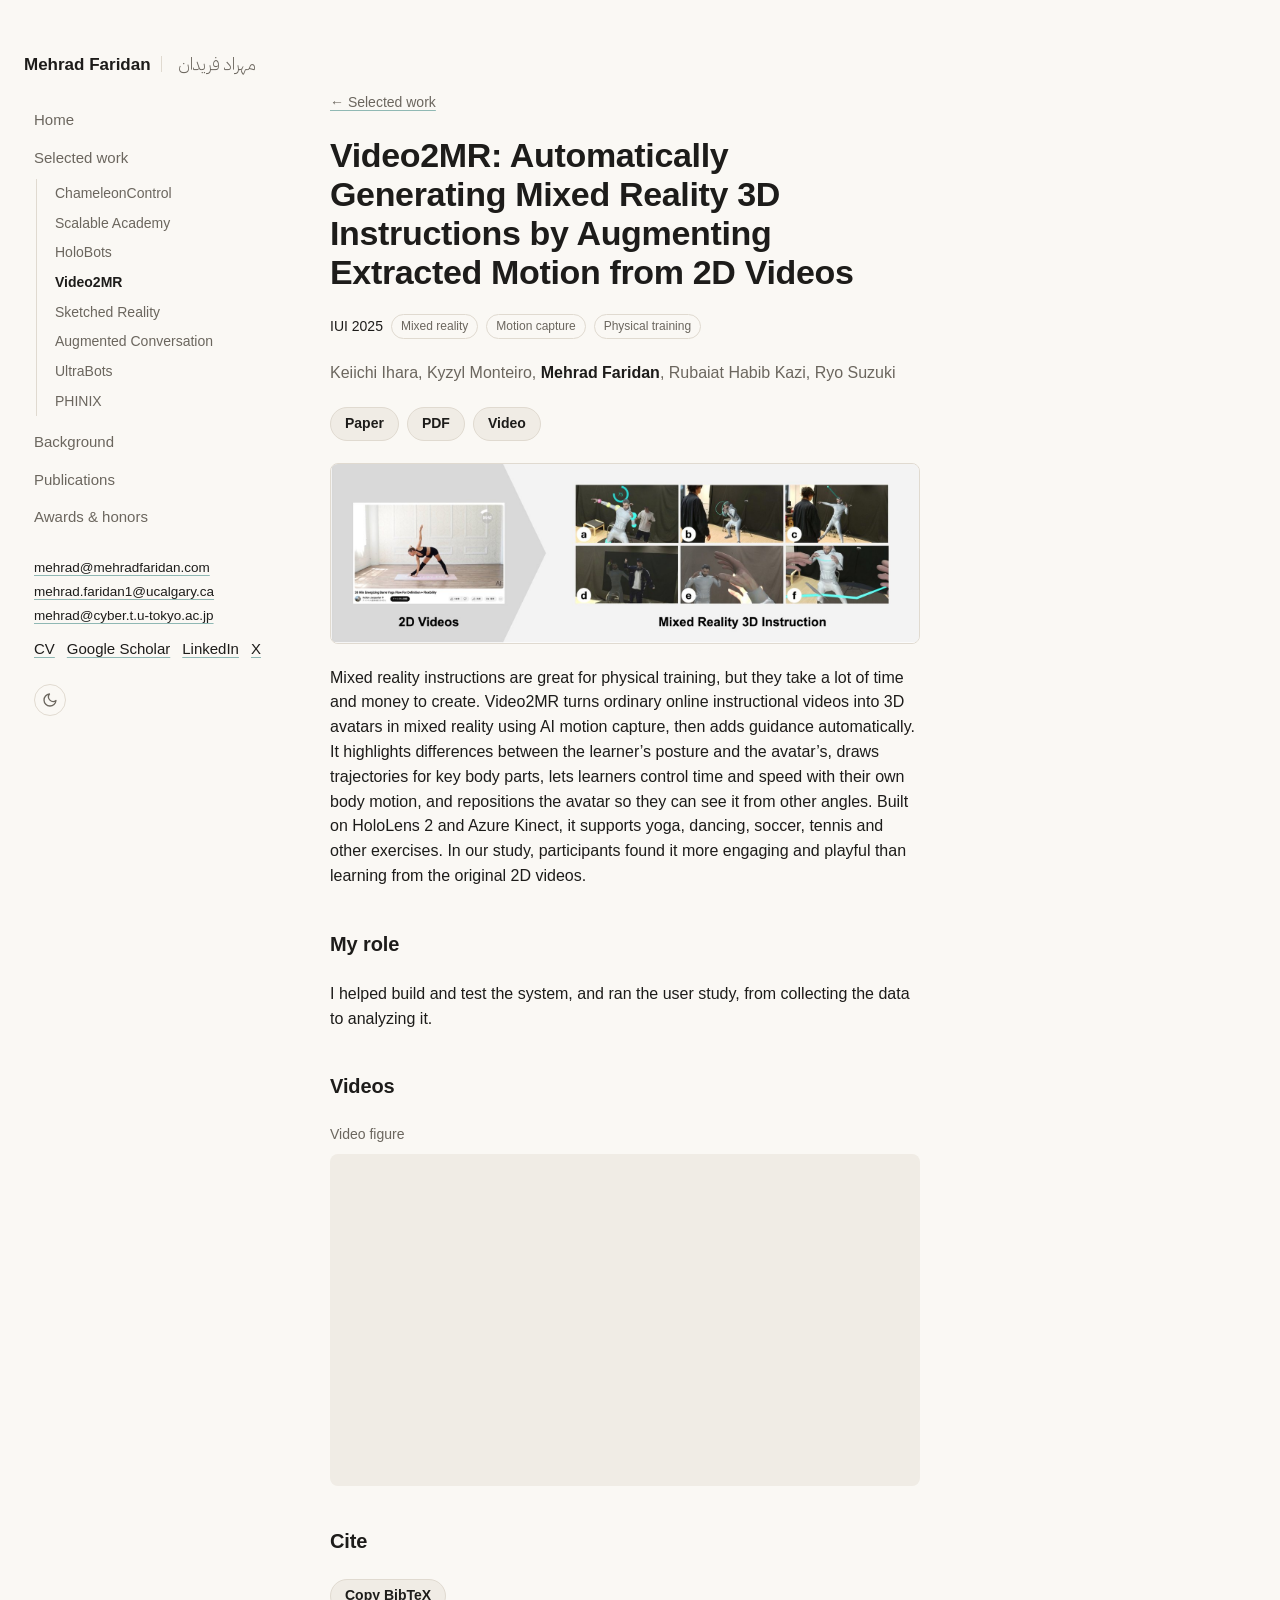
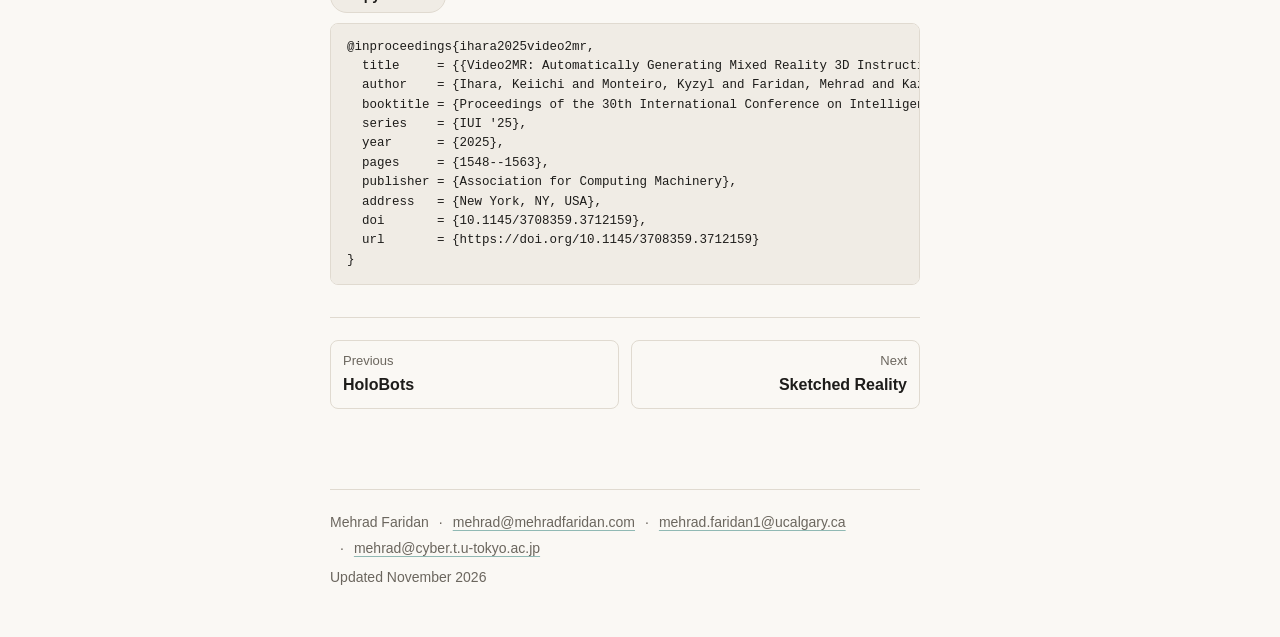
<file: work/video2mr/index.html>
<!doctype html>
<html lang="en">
<head>
<meta charset="utf-8">
<meta name="viewport" content="width=device-width, initial-scale=1, viewport-fit=cover">
<title>Video2MR | Mehrad Faridan</title>
<meta name="description" content="Extracts motion from ordinary 2D tutorial videos and turns it into 3D mixed reality instructions you can follow in your own space.">
<link rel="canonical" href="https://mehradfaridan.com/work/video2mr/">
<meta property="og:type" content="article">
<meta property="og:site_name" content="Mehrad Faridan">
<meta property="og:title" content="Video2MR | Mehrad Faridan">
<meta property="og:description" content="Extracts motion from ordinary 2D tutorial videos and turns it into 3D mixed reality instructions you can follow in your own space.">
<meta property="og:url" content="https://mehradfaridan.com/work/video2mr/">
<meta property="og:image" content="https://mehradfaridan.com/images/og/video2mr.jpg">
<meta property="og:image:width" content="1200">
<meta property="og:image:height" content="630">
<meta name="twitter:card" content="summary_large_image">
<meta name="twitter:site" content="@MehradFaridan">
<link rel="stylesheet" href="/assets/site.css">
<script src="/assets/theme.js"></script>
<script src="/assets/analytics.js" defer></script>
<script src="/assets/nav.js" defer></script>
</head>
<body>

<div class="shell">
  <header class="topbar">
    <a class="brand" href="/#top">Mehrad Faridan<span class="sep" aria-hidden="true"></span> <span class="native" lang="fa" dir="rtl">مهراد فریدان</span></a>
    <button type="button" class="menu-btn" aria-label="Open menu" aria-expanded="false" aria-controls="sidebar"><svg viewBox="0 0 24 24" fill="none" stroke="currentColor" stroke-width="2" stroke-linecap="round" aria-hidden="true"><path d="M4 7h16M4 12h16M4 17h16"/></svg></button>
  </header>

  <aside class="sidebar" id="sidebar" aria-label="Site navigation">
    <div class="side-head">
      <a class="brand" href="/#top">Mehrad Faridan<span class="sep" aria-hidden="true"></span> <span class="native" lang="fa" dir="rtl">مهراد فریدان</span></a>
      <button type="button" class="menu-close" aria-label="Close menu"><svg viewBox="0 0 24 24" fill="none" stroke="currentColor" stroke-width="2" stroke-linecap="round" aria-hidden="true"><path d="M6 6l12 12M18 6L6 18"/></svg></button>
    </div>
    <nav class="side-nav" aria-label="Sections">
      <a href="/#top" data-section="top">Home</a>
      <a href="/#work" data-section="work">Selected work</a>
      <ul class="side-projects">
          <li><a href="/work/chameleoncontrol/">ChameleonControl</a></li>
          <li><a href="/work/scalable-academy/">Scalable Academy</a></li>
          <li><a href="/work/holobots/">HoloBots</a></li>
          <li><a href="/work/video2mr/" aria-current="page">Video2MR</a></li>
          <li><a href="/work/sketched-reality/">Sketched Reality</a></li>
          <li><a href="/work/augmented-conversation/">Augmented Conversation</a></li>
          <li><a href="/work/ultrabots/">UltraBots</a></li>
          <li><a href="/work/phinix/">PHINIX</a></li>
      </ul>
      <a href="/#background" data-section="background">Background</a>
      <a href="/#publications" data-section="publications">Publications</a>
      <a href="/#awards" data-section="awards">Awards &amp; honors</a>
    </nav>
    <div class="side-links">
      <div class="side-email"><a href="mailto:mehrad@mehradfaridan.com">mehrad@mehradfaridan.com</a><a href="mailto:mehrad.faridan1@ucalgary.ca">mehrad.faridan1@ucalgary.ca</a><a href="mailto:mehrad@cyber.t.u-tokyo.ac.jp">mehrad@cyber.t.u-tokyo.ac.jp</a></div>
      <a href="/Mehrad_Faridan_CV.pdf">CV</a>
      <a href="https://scholar.google.ca/citations?user=amh7v2EAAAAJ&amp;hl=en">Google Scholar</a>
      <a href="https://www.linkedin.com/in/mehradfaridan/">LinkedIn</a>
      <a href="https://x.com/MehradFaridan">X</a>
    </div>
    <button type="button" class="theme-toggle" aria-label="Switch color theme"><svg class="moon" viewBox="0 0 24 24" fill="none" stroke="currentColor" stroke-width="2" stroke-linecap="round" stroke-linejoin="round" aria-hidden="true"><path d="M21 12.8A9 9 0 1 1 11.2 3a7 7 0 0 0 9.8 9.8z"/></svg><svg class="sun" viewBox="0 0 24 24" fill="none" stroke="currentColor" stroke-width="2" stroke-linecap="round" aria-hidden="true"><circle cx="12" cy="12" r="4"/><path d="M12 2v2M12 20v2M4.9 4.9l1.4 1.4M17.7 17.7l1.4 1.4M2 12h2M20 12h2M4.9 19.1l1.4-1.4M17.7 6.3l1.4-1.4"/></svg></button>
  </aside>
  <div class="scrim" hidden></div>

  <div class="wrap">

  <main>
    <article class="paper">
      <a class="crumb" href="/#work">← Selected work</a>
      <h1>Video2MR: Automatically Generating Mixed Reality 3D Instructions by Augmenting Extracted Motion from 2D Videos</h1>
      <div class="tags"><span>IUI 2025</span><span class="chip">Mixed reality</span><span class="chip">Motion capture</span><span class="chip">Physical training</span></div>
      <p class="authors">Keiichi Ihara, Kyzyl Monteiro, <b>Mehrad Faridan</b>, Rubaiat Habib Kazi, Ryo Suzuki</p>
      <div class="buttons"><a class="btn" href="https://doi.org/10.1145/3708359.3712159">Paper</a><a class="btn" href="https://arxiv.org/pdf/2405.18565">PDF</a><a class="btn" href="https://www.youtube.com/watch?v=f1L-2US25PU">Video</a></div>
      <figure class="hero"><img src="/images/video2mr.jpg" alt="A 2D yoga video on the left turned into six mixed reality scenes with a 3D instructor avatar, posture highlights and motion trails"></figure>
      <p>Mixed reality instructions are great for physical training, but they take a lot of time and money to create. Video2MR turns ordinary online instructional videos into 3D avatars in mixed reality using AI motion capture, then adds guidance automatically. It highlights differences between the learner’s posture and the avatar’s, draws trajectories for key body parts, lets learners control time and speed with their own body motion, and repositions the avatar so they can see it from other angles. Built on HoloLens 2 and Azure Kinect, it supports yoga, dancing, soccer, tennis and other exercises. In our study, participants found it more engaging and playful than learning from the original 2D videos.</p>
      <h2 id="role">My role</h2>
      <p>I helped build and test the system, and ran the user study, from collecting the data to analyzing it.</p>
      <h2 id="videos">Videos</h2>
      <div class="videos"><div class="video"><span>Video figure</span><div class="frame"><iframe src="https://www.youtube-nocookie.com/embed/f1L-2US25PU" title="Video2MR video figure" loading="lazy" allow="accelerometer; encrypted-media; gyroscope; picture-in-picture; fullscreen" referrerpolicy="strict-origin-when-cross-origin" allowfullscreen></iframe></div></div></div>
      <h2 id="cite">Cite</h2>
      <div class="cite">
        <button type="button" class="btn" data-copy="bibtex">Copy BibTeX</button>
        <pre id="bibtex">@inproceedings{ihara2025video2mr,
  title     = {{Video2MR: Automatically Generating Mixed Reality 3D Instructions by Augmenting Extracted Motion from 2D Videos}},
  author    = {Ihara, Keiichi and Monteiro, Kyzyl and Faridan, Mehrad and Kazi, Rubaiat Habib and Suzuki, Ryo},
  booktitle = {Proceedings of the 30th International Conference on Intelligent User Interfaces},
  series    = {IUI &#x27;25},
  year      = {2025},
  pages     = {1548--1563},
  publisher = {Association for Computing Machinery},
  address   = {New York, NY, USA},
  doi       = {10.1145/3708359.3712159},
  url       = {https://doi.org/10.1145/3708359.3712159}
}</pre>
      </div>
      <nav class="pager" aria-label="More projects">
        <a class="prev" href="/work/holobots/"><small>Previous</small><b>HoloBots</b></a>
        <a class="next" href="/work/sketched-reality/"><small>Next</small><b>Sketched Reality</b></a>
      </nav>
    </article>
  </main>

  <footer>
    <div class="contact"><span>Mehrad Faridan</span><span><a href="mailto:mehrad@mehradfaridan.com">mehrad@mehradfaridan.com</a></span><span><a href="mailto:mehrad.faridan1@ucalgary.ca">mehrad.faridan1@ucalgary.ca</a></span><span><a href="mailto:mehrad@cyber.t.u-tokyo.ac.jp">mehrad@cyber.t.u-tokyo.ac.jp</a></span></div>
    <span>Updated November 2026</span>
  </footer>
  </div>
</div>

<script src="/assets/copy.js" defer></script>
</body>
</html>
</file>
<file: assets/site.css>
/* Layout: one quiet 720px column, Nandi-style: intro, work grouped by research theme, full list, background.
   Colors: light is warm paper with a deep teal accent; dark is charcoal with a soft green accent.
   Follows the system setting unless the visitor picks one with the header toggle (data-theme on <html>). */
:root {
  --bg: #faf8f4;
  --surface: #f0ece5;
  --line: #e0dad0;
  --fg: #1d1c1a;
  --muted: #6b665e;
  --accent: #0e6b66;
  --accent-ink: #ffffff;
  --tag: #e8e2d8;
  --wash: rgba(14,107,102,0.07);
  --underline: rgba(14,107,102,0.45);
  --underline-soft: rgba(14,107,102,0.35);
  --font: "Helvetica Neue", Helvetica, Arial, sans-serif;
  --mono: ui-monospace, "SF Mono", Menlo, Consolas, monospace;
  color-scheme: light;
}
@media (prefers-color-scheme: dark) {
  :root:not([data-theme="light"]) {
    --bg: #151515; --surface: #1f1f1f; --line: #2f2f2f; --fg: #ececec; --muted: #9b9b9b; --tag: #272727;
    --accent: #8fd0a8; --accent-ink: #1d1c1a; --wash: rgba(143,208,168,0.09);
    --underline: rgba(143,208,168,0.45); --underline-soft: rgba(143,208,168,0.35);
    color-scheme: dark;
  }
}
:root[data-theme="dark"] {
  --bg: #151515; --surface: #1f1f1f; --line: #2f2f2f; --fg: #ececec; --muted: #9b9b9b; --tag: #272727;
  --accent: #8fd0a8; --accent-ink: #1d1c1a; --wash: rgba(143,208,168,0.09);
  --underline: rgba(143,208,168,0.45); --underline-soft: rgba(143,208,168,0.35);
  color-scheme: dark;
}

* { box-sizing: border-box; }
img { max-width: 100%; }
[hidden]:not([hidden=until-found i]) { display: none !important; }
body {
  background: var(--bg); color: var(--fg); font-family: var(--font);
  font-size: 16px; line-height: 1.55; -webkit-font-smoothing: antialiased;
  padding-left: max(16px, env(safe-area-inset-left, 0px));
  padding-right: max(16px, env(safe-area-inset-right, 0px));
}
body::before { content: ""; position: fixed; inset: 0 0 auto; height: env(safe-area-inset-top, 0px); z-index: 10; background: var(--bg); }
a { color: inherit; text-decoration: underline; text-decoration-color: var(--underline); text-underline-offset: 3px; }
a:hover { text-decoration-color: var(--accent); }
a:focus-visible { outline: 2px solid var(--accent); outline-offset: 2px; border-radius: 2px; }
.wrap { max-width: 720px; margin: 0 auto; }

.brand { font-weight: 700; text-decoration: none; white-space: nowrap; }

main { display: flex; flex-direction: column; gap: 64px; padding-block: 48px 40px; }
h1 { font-size: clamp(30px, 5vw, 38px); line-height: 1.15; margin: 0 0 14px; letter-spacing: -0.01em; }
h2 { font-size: 24px; margin: 0 0 20px; letter-spacing: -0.005em; text-wrap: balance; }
h3 { font-size: 18px; margin: 0; text-wrap: balance; }
p { margin: 0; }

.intro { display: grid; grid-template-columns: 200px 1fr; gap: 24px; align-items: start; }
.intro-text { display: flex; flex-direction: column; gap: 14px; min-width: 0; }
.photo {
  width: 200px; aspect-ratio: 1 / 1.15; max-width: 100%; border-radius: 8px;
  background: var(--surface); border: 1px solid var(--line);
  display: grid; place-items: center;
}
img.photo { display: block; height: auto; object-fit: cover; }
.photo span { font-size: 40px; font-weight: 300; letter-spacing: 0.06em; color: var(--muted); }
.looking { font-size: 18px; line-height: 1.45; font-weight: 700; text-wrap: pretty; }
.looking em { font-style: normal; color: var(--accent); }
.links { display: flex; flex-wrap: wrap; gap: 6px 18px; font-size: 15px; color: var(--muted); }
.links span { user-select: all; }


.lede { font-size: clamp(22px, 3.4vw, 26px); line-height: 1.25; font-weight: 700; margin: 0 0 36px; text-wrap: balance; }
.lede em { font-style: normal; color: var(--accent); }
.theme { display: flex; flex-direction: column; gap: 8px; }
.theme + .theme { margin-top: 44px; }
.theme > p { color: var(--muted); max-width: 62ch; }
.projects { display: flex; flex-direction: column; gap: 26px; margin-top: 18px; }
.project { display: grid; grid-template-columns: 200px 1fr; gap: 20px; align-items: start; }
.project > div { min-width: 0; display: flex; flex-direction: column; gap: 6px; }
.media {
  width: 200px; max-width: 100%; aspect-ratio: 16 / 9; border-radius: 6px; border: 1px dashed var(--line);
  background: repeating-linear-gradient(135deg, var(--surface) 0 10px, var(--tag) 10px 20px);
  display: grid; place-items: center; color: var(--muted); font-size: 12px; text-align: center; padding: 8px;
}
.meta { display: flex; flex-wrap: wrap; gap: 6px; align-items: center; font-size: 13px; color: var(--muted); }
.pill { font-size: 12px; font-weight: 700; padding: 1px 8px; border-radius: 999px; border: 1px solid color-mix(in srgb, var(--fg) 35%, transparent); color: var(--fg); }
.project p { font-size: 15px; }

.pubs { display: flex; flex-direction: column; gap: 18px; }
.pub { display: grid; grid-template-columns: 44px 1fr; gap: 12px; font-size: 15px; }
.pub .tag { font-family: var(--mono); font-size: 13px; color: var(--muted); padding-top: 2px; }
.pub .t { font-weight: 700; display: block; }
.pub .a { color: var(--muted); display: block; }
.pub .a b { color: var(--fg); }
.pub .v { color: var(--muted); font-size: 14px; }
.note { color: var(--muted); font-size: 13px; margin-top: 6px; }

.bg { display: flex; flex-direction: column; gap: 16px; }
.bg-row { display: grid; grid-template-columns: 140px 1fr; gap: 20px; font-size: 15px; }
.bg-row .when { color: var(--muted); font-variant-numeric: tabular-nums; }
.bg-row .sub { color: var(--muted); display: block; }
#awards .year-start:not(:first-child) { margin-top: 10px; }
@media (max-width: 600px) { #awards .bg-row:not(.year-start) .when { display: none; } }

footer { border-top: 1px solid var(--line); padding-block: 22px 40px; color: var(--muted); font-size: 14px; display: flex; flex-wrap: wrap; justify-content: space-between; gap: 8px; }
footer .contact { flex-basis: 100%; display: flex; flex-wrap: wrap; gap: 4px 0; }
footer .contact > span + span::before { content: "·"; margin: 0 10px; }
@media (max-width: 600px) {
  footer .contact { flex-direction: column; }
  footer .contact > span + span::before { content: none; }
}

.lede { margin: 0 0 36px; text-wrap: balance; }
.flip-verb { background: none; border: 0; padding: 0; margin: 0; font: inherit; line-height: inherit; color: var(--accent); cursor: pointer; vertical-align: baseline; }
.flip-verb:focus-visible { outline: 2px solid var(--accent); outline-offset: 3px; border-radius: 3px; }
.verb-roll { display: inline-grid; vertical-align: baseline; transition: width .6s cubic-bezier(.2,.7,.2,1); overflow: hidden; clip-path: inset(0 -0.2em -0.3em); line-height: inherit; }
.verb-roll .w { text-decoration: underline; text-decoration-thickness: 3px; text-underline-offset: 0.18em; text-decoration-color: var(--accent); }
.verb-roll > span { grid-area: 1 / 1; white-space: nowrap; justify-self: start; }
.roll-in { animation: rollIn .6s cubic-bezier(.2,.7,.2,1) both; }
.roll-out { animation: rollOut .6s cubic-bezier(.2,.7,.2,1) both; }
@keyframes rollIn { from { opacity: 0; transform: translateY(100%); } to { opacity: 1; transform: none; } }
@keyframes rollOut { from { opacity: 1; transform: none; } to { opacity: 0; transform: translateY(-100%); } }
.project { padding: 10px 12px; margin: -10px -12px; border-radius: 8px; scroll-margin-top: 90px;
  background-image: linear-gradient(90deg, var(--wash), var(--wash)); background-repeat: no-repeat; background-size: 0 100%;
  transition: background-size .6s cubic-bezier(.2,.7,.2,1), box-shadow .3s; }
.project.is-on { background-size: 100% 100%; box-shadow: inset 3px 0 0 var(--accent); }
.project.is-on h3 { color: var(--accent); }
.project.is-on .media { border-color: var(--accent); border-style: solid; }
.verb-tag { display: none; }
.project.is-on .verb-tag { display: inline-block; margin-left: 10px; vertical-align: 2px; font-size: 12px; font-weight: 700; padding: 1px 8px; border-radius: 999px; background: var(--accent); color: var(--accent-ink); animation: tagIn .5s cubic-bezier(.2,.7,.2,1) both; }
@keyframes tagIn { from { opacity: 0; transform: translateY(4px); } to { opacity: 1; transform: none; } }
@media (prefers-reduced-motion: reduce) {
  .roll-in, .roll-out, .project.is-on .verb-tag { animation: none; }
  .roll-out { display: none; }
  .verb-roll, .project { transition: none; }
}

@media (max-width: 600px) {
  .intro { grid-template-columns: 1fr; }
  .photo { width: 168px; }
  .project { grid-template-columns: 1fr; }
  .media { width: 100%; }
  .bg-row { grid-template-columns: 1fr; gap: 2px 0; }
}
@media (prefers-reduced-motion: reduce) { html { scroll-behavior: auto; } }
html { scroll-behavior: smooth; }
section { scroll-margin-top: 80px; }

/* Linked work cards: the whole card is a link to the project page. */
a.project { color: inherit; text-decoration: none; }
a.project:hover h3 { text-decoration: underline; text-decoration-color: var(--accent); text-underline-offset: 3px; }
a.project:focus-visible { outline: 2px solid var(--accent); outline-offset: 2px; }
.thumb { width: 200px; max-width: 100%; aspect-ratio: 16 / 9; border-radius: 6px; border: 1px solid var(--line); background: #fff; overflow: hidden; }
.thumb img { display: block; width: 100%; height: 100%; object-fit: cover; }
.project.is-on .thumb { border-color: var(--accent); }
.pub-links { display: flex; flex-wrap: wrap; gap: 4px 14px; font-size: 14px; margin-top: 2px; }
.pub .t a { text-decoration-color: var(--underline-soft); }

/* Project pages */
.crumb { font-size: 14px; color: var(--muted); }
.crumb a { text-decoration: none; }
.crumb a:hover { color: var(--fg); }
.paper { display: flex; flex-direction: column; gap: 22px; padding-block: 36px 40px; }
.paper h1 { font-size: clamp(26px, 4.4vw, 34px); margin: 0; text-wrap: balance; }
.paper .tags { display: flex; flex-wrap: wrap; gap: 6px 8px; align-items: center; font-size: 14px; }
.chip { font-size: 12px; padding: 2px 9px; border-radius: 999px; border: 1px solid var(--line); color: var(--muted); }
.authors { color: var(--muted); }
.authors b { color: var(--fg); }
.authors .eq { font-size: 13px; display: block; margin-top: 2px; }
.buttons { display: flex; flex-wrap: wrap; gap: 8px; }
.btn { font-size: 14px; font-weight: 700; text-decoration: none; padding: 6px 14px; border-radius: 999px; border: 1px solid var(--line); background: var(--surface); color: var(--fg); cursor: pointer; font-family: inherit; line-height: 1.4; }
.btn:hover { border-color: var(--accent); color: var(--accent); }
.hero { margin: 0; border-radius: 8px; border: 1px solid var(--line); background: #fff; overflow: hidden; }
.hero img { display: block; width: 100%; height: auto; }
.hero.tall img { max-height: 460px; width: auto; margin: 0 auto; }
.hero.empty { aspect-ratio: 16 / 7; display: grid; place-items: center; color: var(--muted); font-size: 13px; text-align: center; padding: 16px;
  background: repeating-linear-gradient(135deg, var(--surface) 0 10px, var(--tag) 10px 20px); border-style: dashed; }
.paper h2 { font-size: 20px; margin: 18px 0 0; }
.videos { display: grid; gap: 20px; }
.video { display: flex; flex-direction: column; gap: 8px; }
.video span { font-size: 14px; color: var(--muted); }
.frame { position: relative; aspect-ratio: 16 / 9; border-radius: 8px; overflow: hidden; background: var(--surface); }
.frame iframe { position: absolute; inset: 0; width: 100%; height: 100%; border: 0; }
.cite { display: flex; flex-direction: column; gap: 10px; align-items: flex-start; }
.cite pre { margin: 0; width: 100%; overflow-x: auto; padding: 14px 16px; border-radius: 8px; background: var(--surface); border: 1px solid var(--line); font: 12.5px/1.55 var(--mono); color: var(--fg); }
.pager { display: grid; grid-template-columns: 1fr 1fr; gap: 12px; border-top: 1px solid var(--line); padding-top: 22px; margin-top: 10px; }
.pager a { text-decoration: none; display: flex; flex-direction: column; gap: 2px; padding: 10px 12px; border-radius: 8px; border: 1px solid var(--line); min-width: 0; }
.pager a:hover { border-color: var(--accent); }
.pager small { color: var(--muted); font-size: 13px; }
.pager b { overflow-wrap: anywhere; }
.pager .next { text-align: right; grid-column: 2; }
@media (max-width: 600px) {
  .thumb { width: 100%; }
  .paper { padding-block: 24px 32px; gap: 18px; }
}
.project > .thumb { display: block; }
@media (max-width: 600px) {
  .brand { white-space: nowrap; }
}
.btn.placeholder { border-style: dashed; color: var(--muted); background: transparent; cursor: default; font-weight: 400; }
.btn.placeholder:hover { border-color: var(--line); color: var(--muted); }
.frame.empty { display: grid; place-items: center; color: var(--muted); font-size: 13px; border: 1px dashed var(--line);
  background: repeating-linear-gradient(135deg, var(--surface) 0 10px, var(--tag) 10px 20px); }

/* Light/dark toggle in the header */
.theme-toggle { display: inline-grid; place-items: center; width: 32px; height: 32px; padding: 0; border-radius: 999px; border: 1px solid var(--line); background: none; color: var(--muted); cursor: pointer; }
.theme-toggle:hover { color: var(--fg); border-color: var(--muted); }
.theme-toggle:focus-visible { outline: 2px solid var(--accent); outline-offset: 2px; }
.theme-toggle svg { width: 16px; height: 16px; }
.theme-toggle .sun { display: none; }
:root[data-theme="dark"] .theme-toggle .sun { display: block; }
:root[data-theme="dark"] .theme-toggle .moon { display: none; }
@media (prefers-color-scheme: dark) {
  :root:not([data-theme="light"]) .theme-toggle .sun { display: block; }
  :root:not([data-theme="light"]) .theme-toggle .moon { display: none; }
}
@media (max-width: 600px) { .theme-toggle { width: 28px; height: 28px; } }
/* Name in Persian: IBM Plex Sans Arabic Light, subset to just the letters of the name (assets/fonts, OFL licensed) */
@font-face { font-family: "Name Persian"; src: url("/assets/fonts/plex-arabic-light-name.woff2") format("woff2"); font-weight: 300; font-style: normal; font-display: swap; }
.brand .sep { display: inline-block; width: 1px; height: 0.95em; background: var(--line); margin: 0 2px 0 10px; vertical-align: -0.12em; }
.brand .native { font-family: "Name Persian", "SF Arabic", "Geeza Pro", "Segoe UI", Tahoma, sans-serif; font-weight: 300; color: var(--muted); margin-left: 10px; unicode-bidi: isolate; }

/* PHINIX page: credits under borrowed media, a smaller figure, and self-hosted video */
.credit { font-size: 12px; color: var(--muted); margin-top: -14px; }
.hero.small { max-width: 360px; }
.frame video { position: absolute; inset: 0; width: 100%; height: 100%; background: #000; }

/* Collaborating organizations on each project card, from the papers' author affiliations */
.with { display: flex; flex-wrap: wrap; gap: 6px; margin-top: 4px; }
.with span { display: inline-flex; align-items: center; gap: 6px; font-size: 12px; color: var(--muted); padding: 2px 8px 2px 3px; border: 1px solid var(--line); border-radius: 999px; background: var(--surface); }
.with img { width: 18px; height: 18px; object-fit: contain; background: #fff; border-radius: 50%; padding: 2px; }

/* Site navigation: sticky sidebar on wide screens, slide-in menu below 1000px (like Nandi's) */
.shell { max-width: 720px; margin: 0 auto; }
.topbar { position: sticky; top: env(safe-area-inset-top, 0px); z-index: 20; display: flex; align-items: center; justify-content: space-between; gap: 12px; padding-block: 12px; background: var(--bg); border-bottom: 1px solid var(--line); }
.menu-btn, .menu-close { display: grid; place-items: center; width: 40px; height: 40px; padding: 0; border-radius: 10px; border: 1px solid var(--line); background: none; color: var(--fg); cursor: pointer; flex: none; }
.menu-btn svg, .menu-close svg { width: 20px; height: 20px; }
.menu-btn:focus-visible, .menu-close:focus-visible { outline: 2px solid var(--accent); outline-offset: 2px; }
.sidebar { position: fixed; inset: 0 auto 0 0; z-index: 40; width: min(320px, 86vw); overflow-y: auto; background: var(--bg); border-right: 1px solid var(--line);
  padding: 16px 20px 32px; display: flex; flex-direction: column; gap: 24px;
  transform: translateX(-102%); visibility: hidden; transition: transform .25s ease, visibility 0s linear .25s; }
.sidebar.open { transform: none; visibility: visible; transition: transform .25s ease; }
.scrim { position: fixed; inset: 0; z-index: 30; background: rgba(0, 0, 0, 0.45); }
.side-head { display: flex; align-items: center; justify-content: space-between; gap: 12px; }
.side-head .brand { font-size: 17px; }
.side-nav { display: flex; flex-direction: column; gap: 2px; }
.side-nav a { display: block; padding: 6px 10px; border-radius: 8px; color: var(--muted); text-decoration: none; font-size: 15px; }
.side-nav a:hover { color: var(--fg); background: var(--surface); }
.side-nav a.active, .side-nav a[aria-current="page"] { color: var(--fg); font-weight: 700; }
.side-projects { list-style: none; margin: 2px 0 6px 12px; padding: 0 0 0 8px; border-left: 1px solid var(--line); }
.side-projects a { font-size: 14px; padding: 4px 10px; }
.side-links { display: flex; flex-wrap: wrap; gap: 6px 12px; font-size: 15px; padding: 0 10px; }
.side-email { flex-basis: 100%; display: flex; flex-direction: column; align-items: flex-start; gap: 3px; font-size: 13.5px; margin-bottom: 4px; }
/* Phone menu: taller tap targets for the contact links */
@media (max-width: 999px) {
  .side-email { gap: 0; }
  .side-email a, .side-links > a { padding-block: 5px; }
}
.sidebar .theme-toggle { margin-left: 10px; }
section, .project { scroll-margin-top: 84px; }
@media (min-width: 1000px) {
  .shell { max-width: 1160px; display: grid; grid-template-columns: 250px minmax(0, 1fr); gap: 64px; }
  .topbar, .menu-close, .scrim { display: none; }
  .sidebar { position: sticky; top: 0; height: 100vh; width: auto; transform: none; visibility: visible; transition: none; z-index: 1;
    background: none; border-right: 0; padding: 44px 0 32px; }
  .wrap { max-width: 760px; margin: 0; }
  section, .project { scroll-margin-top: 28px; }
}
@media (prefers-reduced-motion: reduce) { .sidebar, .sidebar.open { transition: none; } }
.with img[src$="/snap.png"] { padding: 0; background: #fffc00; }

/* Intro: text wraps around the photo (no empty column under it), stacked on phones */
.intro { display: block; }
.intro::after { content: ""; display: block; clear: both; }
.intro .photo { float: left; margin: 6px 28px 10px 0; }
.intro-text { display: block; }
.intro-text > h1 { margin-bottom: 0; }
.intro-text > * + * { margin-top: 14px; }
@media (max-width: 600px) {
  .intro .photo { float: none; margin: 0 0 20px; }
}

/* Short laptop screens: tighten the sidebar so it fits without scrolling */
@media (min-width: 1000px) and (max-height: 780px) {
  .sidebar { gap: 18px; }
  .side-nav a { padding-top: 4px; padding-bottom: 4px; }
}

/* Point-cloud companion: a third column on wide screens that reshapes into each project while you scroll Selected work */
.companion { display: none; }
@media (min-width: 1200px) {
  .shell { max-width: 1400px; grid-template-columns: 250px minmax(0, 680px) minmax(280px, 1fr); gap: 56px; }
  .companion { display: flex; flex-direction: column; justify-content: center; position: sticky; top: 0; height: 100vh; opacity: 0; pointer-events: none; }
  .companion canvas { display: block; width: 100%; aspect-ratio: 1 / 1.15; max-height: 72vh; }
  .companion-label { margin: 6px 0 0; min-height: 1.5em; text-align: center; font-size: 13px; color: var(--muted); letter-spacing: 0.02em; }
  .companion-notes { position: absolute; inset: 0; opacity: 0; }
  .companion-notes svg { position: absolute; inset: 0; overflow: visible; }
  .companion-notes line { stroke: var(--fg); stroke-width: 1.5; stroke-linecap: round; }
  .companion-notes line.halo { stroke: var(--bg); stroke-width: 5; opacity: 0.85; }
  .companion-notes circle { fill: var(--fg); stroke: var(--bg); stroke-width: 2; }
  .companion-notes span.plain { font-size: 11px; color: var(--muted); padding: 0; background: none; }
  .companion-notes span { position: absolute; left: 0; top: 0; max-width: 130px; font-size: 12.5px; line-height: 15px; color: var(--fg); padding: 1px 4px; border-radius: 4px; background: color-mix(in srgb, var(--bg) 82%, transparent); }
}
</file>
